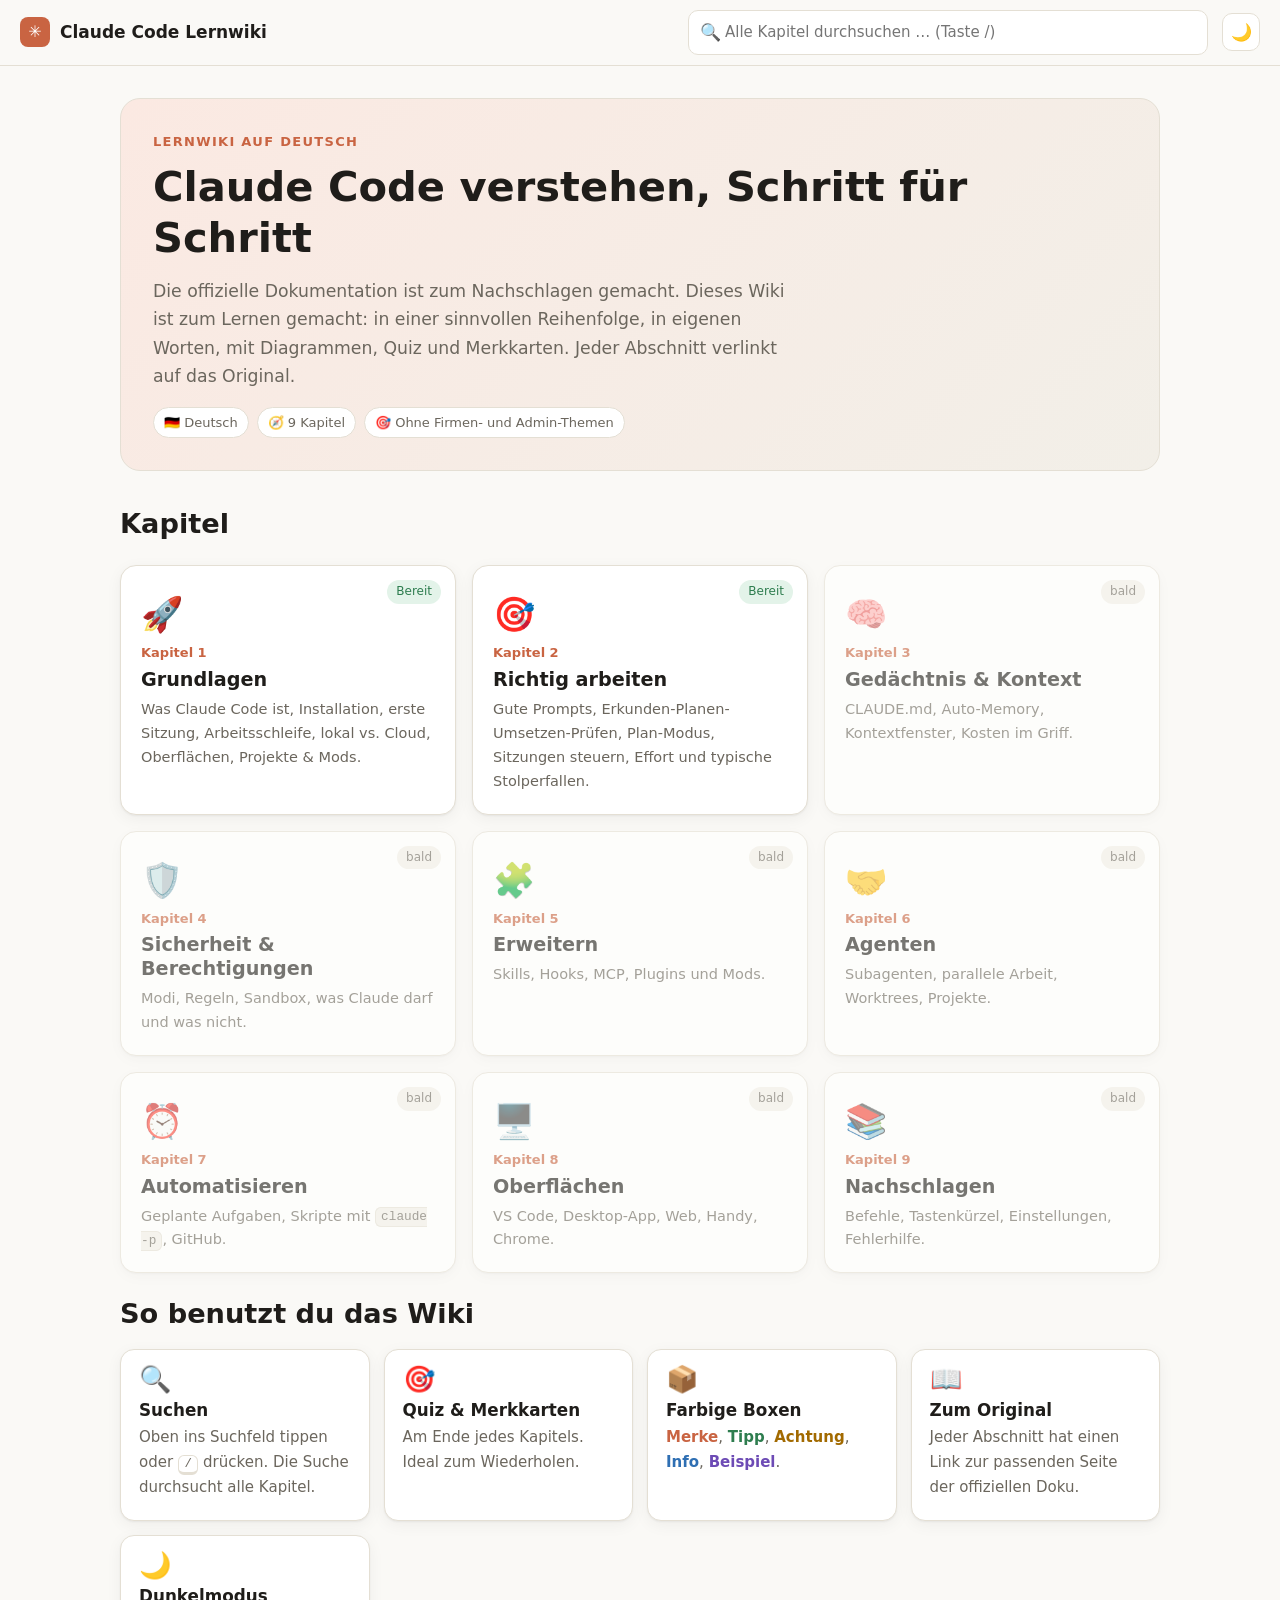
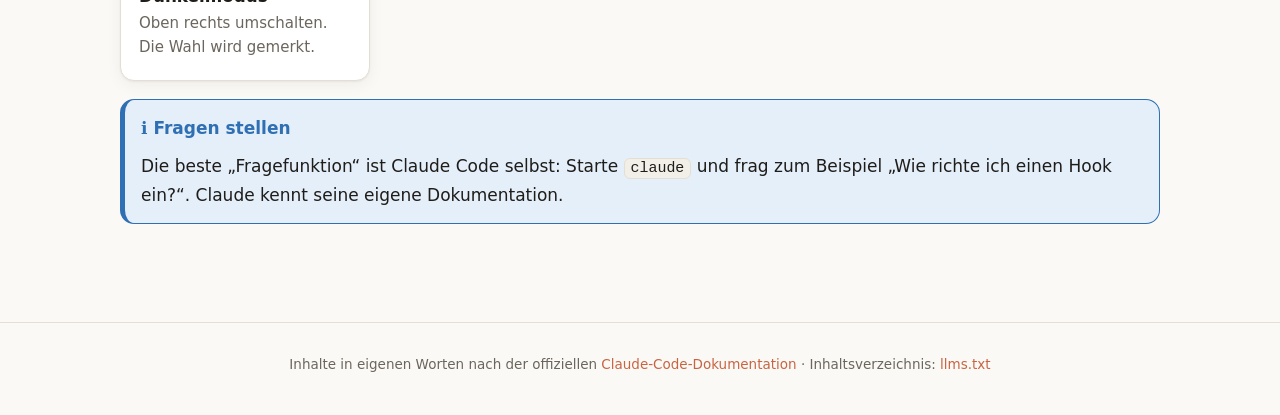
<file: index.html>
<!DOCTYPE html>
<html lang="de">
<head>
<meta charset="utf-8">
<meta name="viewport" content="width=device-width, initial-scale=1">
<title>Claude Code Lernwiki</title>
<meta name="description" content="Claude Code Schritt für Schritt lernen, auf Deutsch, mit Diagrammen, Quiz und Merkkarten.">
<link rel="stylesheet" href="assets/style.css">
<script>try{var t=JSON.parse(localStorage.getItem("ccwiki:theme"));if(t)document.documentElement.setAttribute("data-theme",t);}catch(e){}</script>
</head>
<body data-page="start">

<header class="topbar">
  <a class="brand" href="index.html"><span class="logo">✳</span><span class="txt">Claude Code Lernwiki</span></a>
  <div class="search-wrap">
    <span class="icon">🔍</span>
    <input id="search" type="search" placeholder="Alle Kapitel durchsuchen … (Taste /)" autocomplete="off" aria-label="Suchen">
    <div class="search-results" id="search-results"></div>
  </div>
  <button class="icon-btn" id="theme-toggle" aria-label="Hell/Dunkel umschalten">🌙</button>
</header>

<main>
<div class="content" style="max-width:1040px">

  <div class="hero">
    <div class="kicker">Lernwiki auf Deutsch</div>
    <h1>Claude Code verstehen, Schritt für Schritt</h1>
    <p>Die offizielle Dokumentation ist zum Nachschlagen gemacht. Dieses Wiki ist zum Lernen gemacht: in einer sinnvollen Reihenfolge, in eigenen Worten, mit Diagrammen, Quiz und Merkkarten. Jeder Abschnitt verlinkt auf das Original.</p>
    <div class="meta">
      <span class="chip">🇩🇪 Deutsch</span>
      <span class="chip">🧭 9 Kapitel</span>
      <span class="chip">🎯 Ohne Firmen- und Admin-Themen</span>
    </div>
  </div>

  <h2>Kapitel</h2>
  <div class="chapters">
    <a class="chapter-card" href="kapitel-1.html">
      <span class="status ready">Bereit</span>
      <div class="big">🚀</div><div class="n">Kapitel 1</div><h3>Grundlagen</h3>
      <p>Was Claude Code ist, Installation, erste Sitzung, Arbeitsschleife, lokal vs. Cloud, Oberflächen, Projekte &amp; Mods.</p>
    </a>
    <a class="chapter-card" href="kapitel-2.html">
      <span class="status ready">Bereit</span>
      <div class="big">🎯</div><div class="n">Kapitel 2</div><h3>Richtig arbeiten</h3>
      <p>Gute Prompts, Erkunden-Planen-Umsetzen-Prüfen, Plan-Modus, Sitzungen steuern, Effort und typische Stolperfallen.</p>
    </a>
    <div class="chapter-card soon"><span class="status">bald</span><div class="big">🧠</div><div class="n">Kapitel 3</div><h3>Gedächtnis &amp; Kontext</h3><p>CLAUDE.md, Auto-Memory, Kontextfenster, Kosten im Griff.</p></div>
    <div class="chapter-card soon"><span class="status">bald</span><div class="big">🛡️</div><div class="n">Kapitel 4</div><h3>Sicherheit &amp; Berechtigungen</h3><p>Modi, Regeln, Sandbox, was Claude darf und was nicht.</p></div>
    <div class="chapter-card soon"><span class="status">bald</span><div class="big">🧩</div><div class="n">Kapitel 5</div><h3>Erweitern</h3><p>Skills, Hooks, MCP, Plugins und Mods.</p></div>
    <div class="chapter-card soon"><span class="status">bald</span><div class="big">🤝</div><div class="n">Kapitel 6</div><h3>Agenten</h3><p>Subagenten, parallele Arbeit, Worktrees, Projekte.</p></div>
    <div class="chapter-card soon"><span class="status">bald</span><div class="big">⏰</div><div class="n">Kapitel 7</div><h3>Automatisieren</h3><p>Geplante Aufgaben, Skripte mit <code>claude -p</code>, GitHub.</p></div>
    <div class="chapter-card soon"><span class="status">bald</span><div class="big">🖥️</div><div class="n">Kapitel 8</div><h3>Oberflächen</h3><p>VS Code, Desktop-App, Web, Handy, Chrome.</p></div>
    <div class="chapter-card soon"><span class="status">bald</span><div class="big">📚</div><div class="n">Kapitel 9</div><h3>Nachschlagen</h3><p>Befehle, Tastenkürzel, Einstellungen, Fehlerhilfe.</p></div>
  </div>

  <h2>So benutzt du das Wiki</h2>
  <div class="grid c3">
    <div class="card"><div class="emoji">🔍</div><h4>Suchen</h4><p>Oben ins Suchfeld tippen oder <kbd>/</kbd> drücken. Die Suche durchsucht alle Kapitel.</p></div>
    <div class="card"><div class="emoji">🎯</div><h4>Quiz &amp; Merkkarten</h4><p>Am Ende jedes Kapitels. Ideal zum Wiederholen.</p></div>
    <div class="card"><div class="emoji">📦</div><h4>Farbige Boxen</h4><p><b style="color:var(--accent)">Merke</b>, <b style="color:var(--green)">Tipp</b>, <b style="color:var(--yellow)">Achtung</b>, <b style="color:var(--blue)">Info</b>, <b style="color:var(--violet)">Beispiel</b>.</p></div>
    <div class="card"><div class="emoji">📖</div><h4>Zum Original</h4><p>Jeder Abschnitt hat einen Link zur passenden Seite der offiziellen Doku.</p></div>
    <div class="card"><div class="emoji">🌙</div><h4>Dunkelmodus</h4><p>Oben rechts umschalten. Die Wahl wird gemerkt.</p></div>
  </div>

  <div class="box info"><div class="box-title">ℹ️ Fragen stellen</div>
    <p>Die beste „Fragefunktion“ ist Claude Code selbst: Starte <code>claude</code> und frag zum Beispiel „Wie richte ich einen Hook ein?“. Claude kennt seine eigene Dokumentation.</p>
  </div>
</div>
</main>

<footer>
  Inhalte in eigenen Worten nach der offiziellen <a href="https://code.claude.com/docs/de/overview" target="_blank" rel="noopener">Claude-Code-Dokumentation</a> · Inhaltsverzeichnis: <a href="https://code.claude.com/docs/llms.txt" target="_blank" rel="noopener">llms.txt</a>
</footer>

<script src="assets/search-index.js"></script>
<script src="assets/app.js"></script>
</body>
</html>
</file>
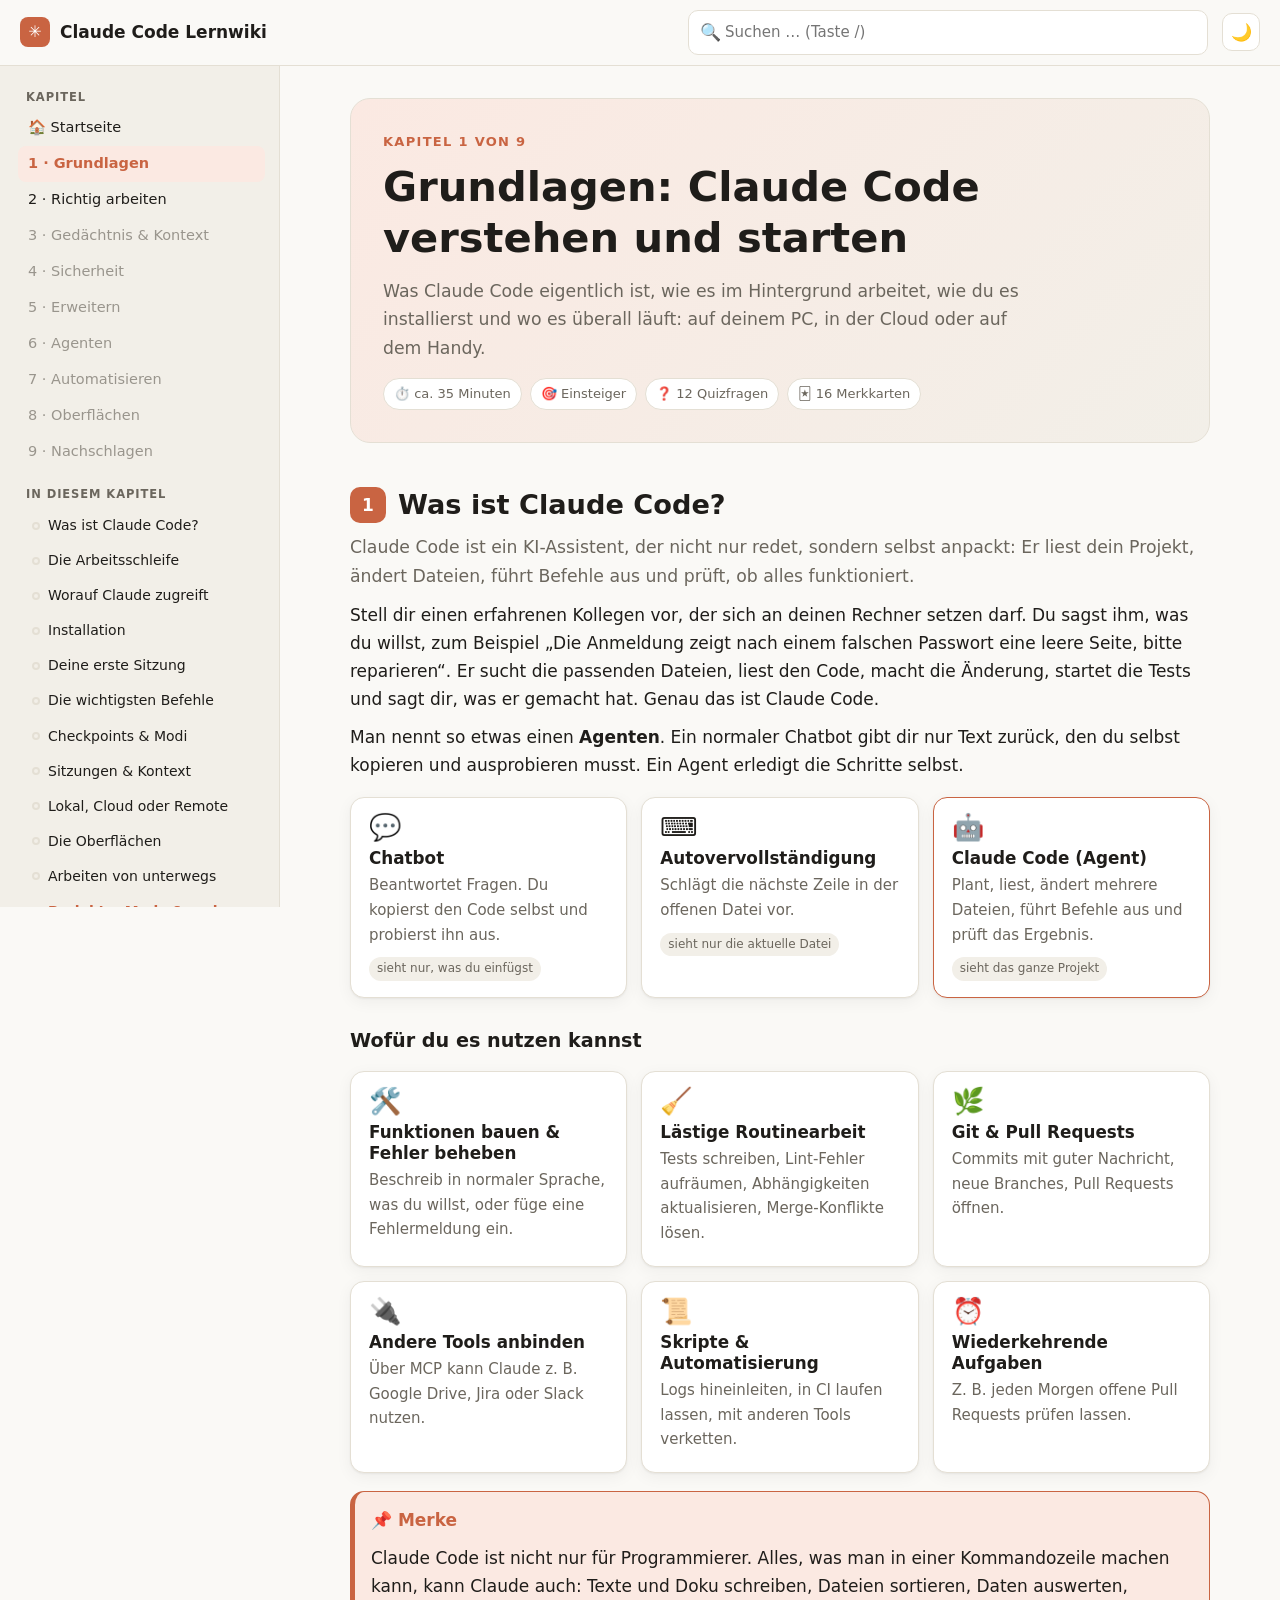
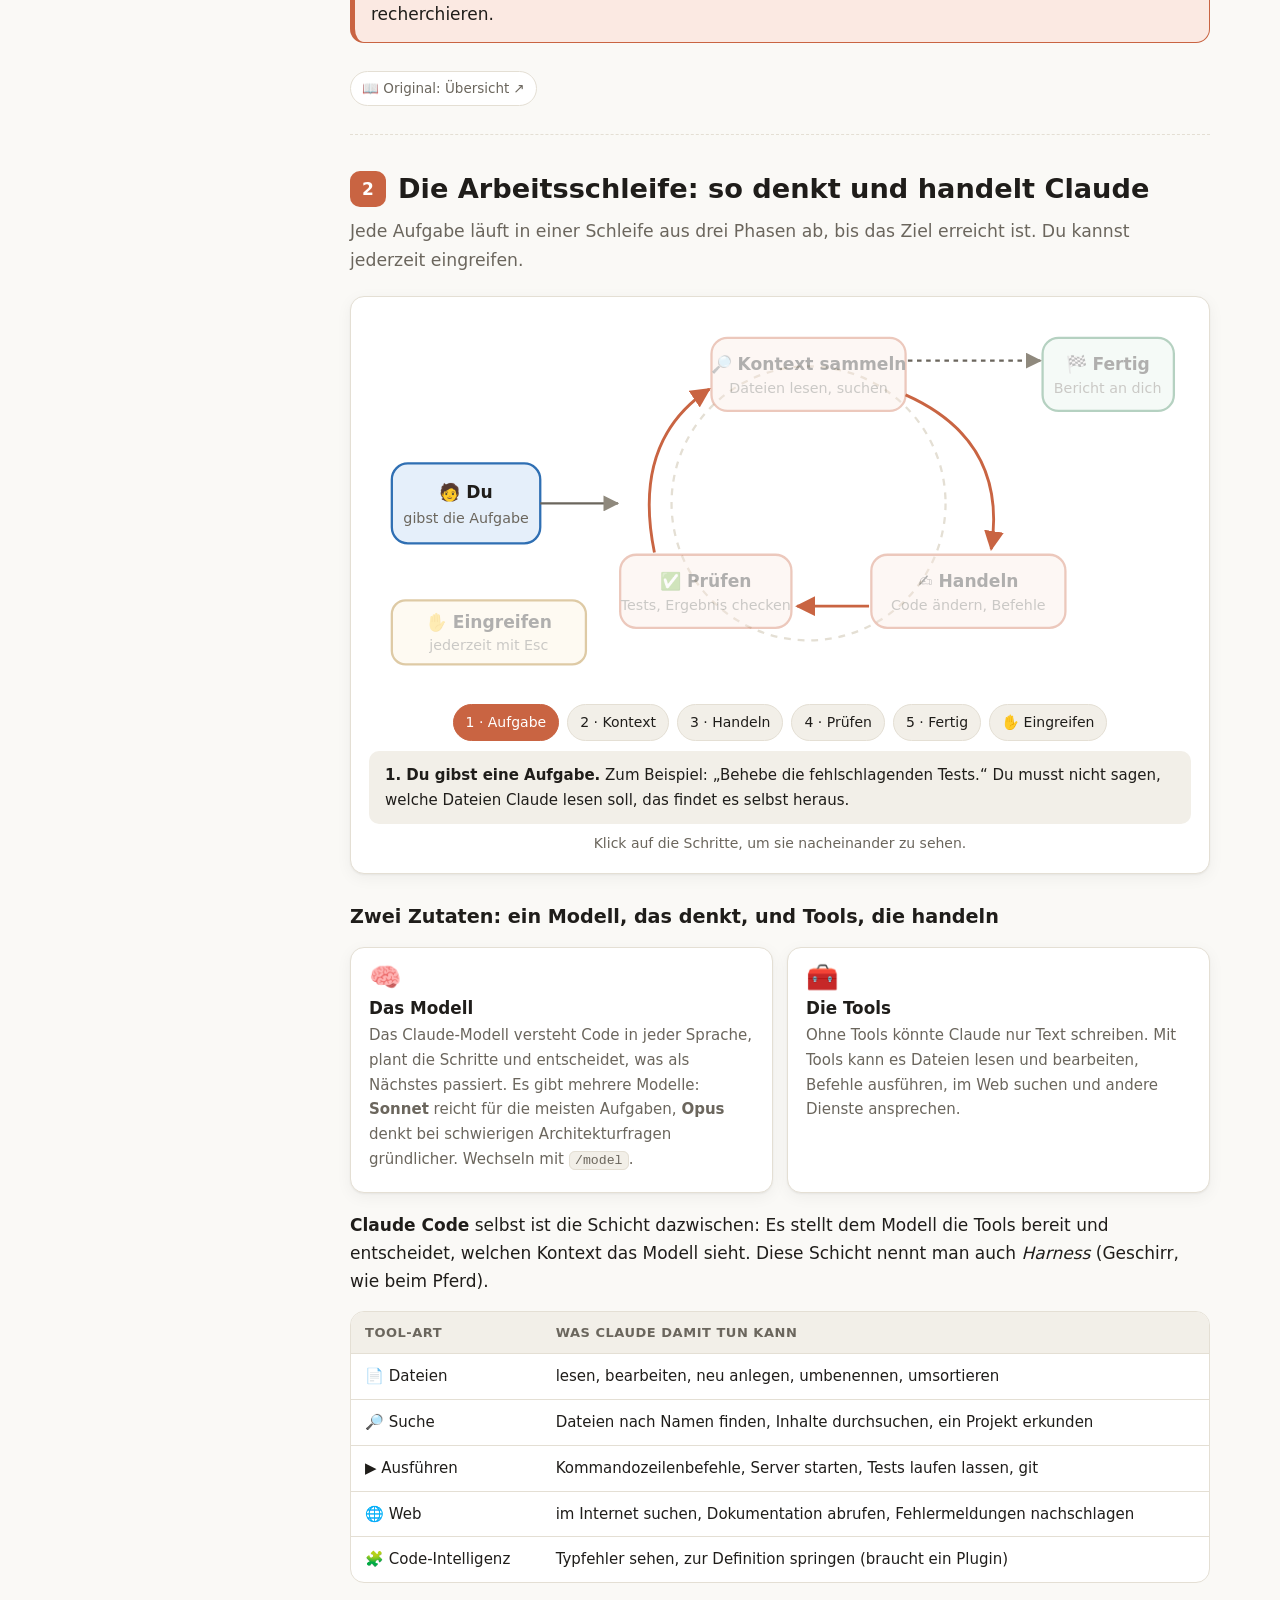
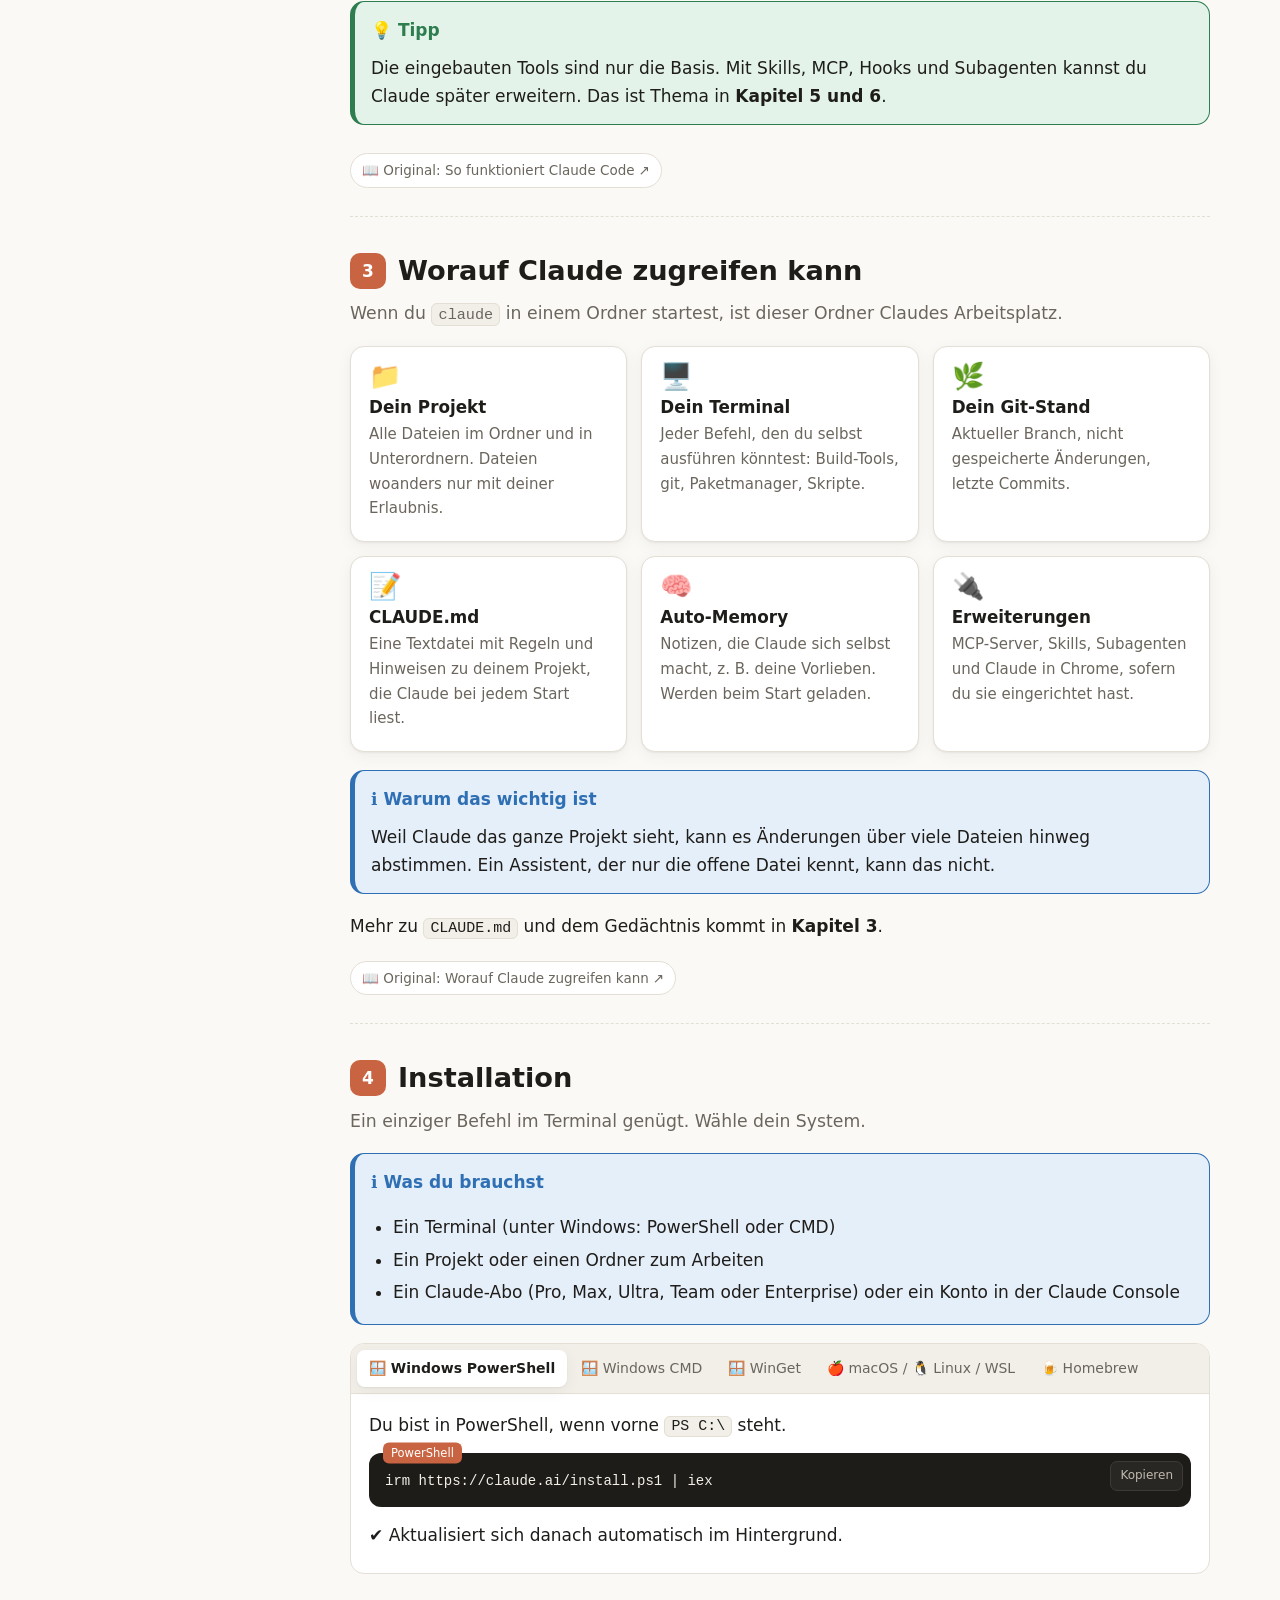
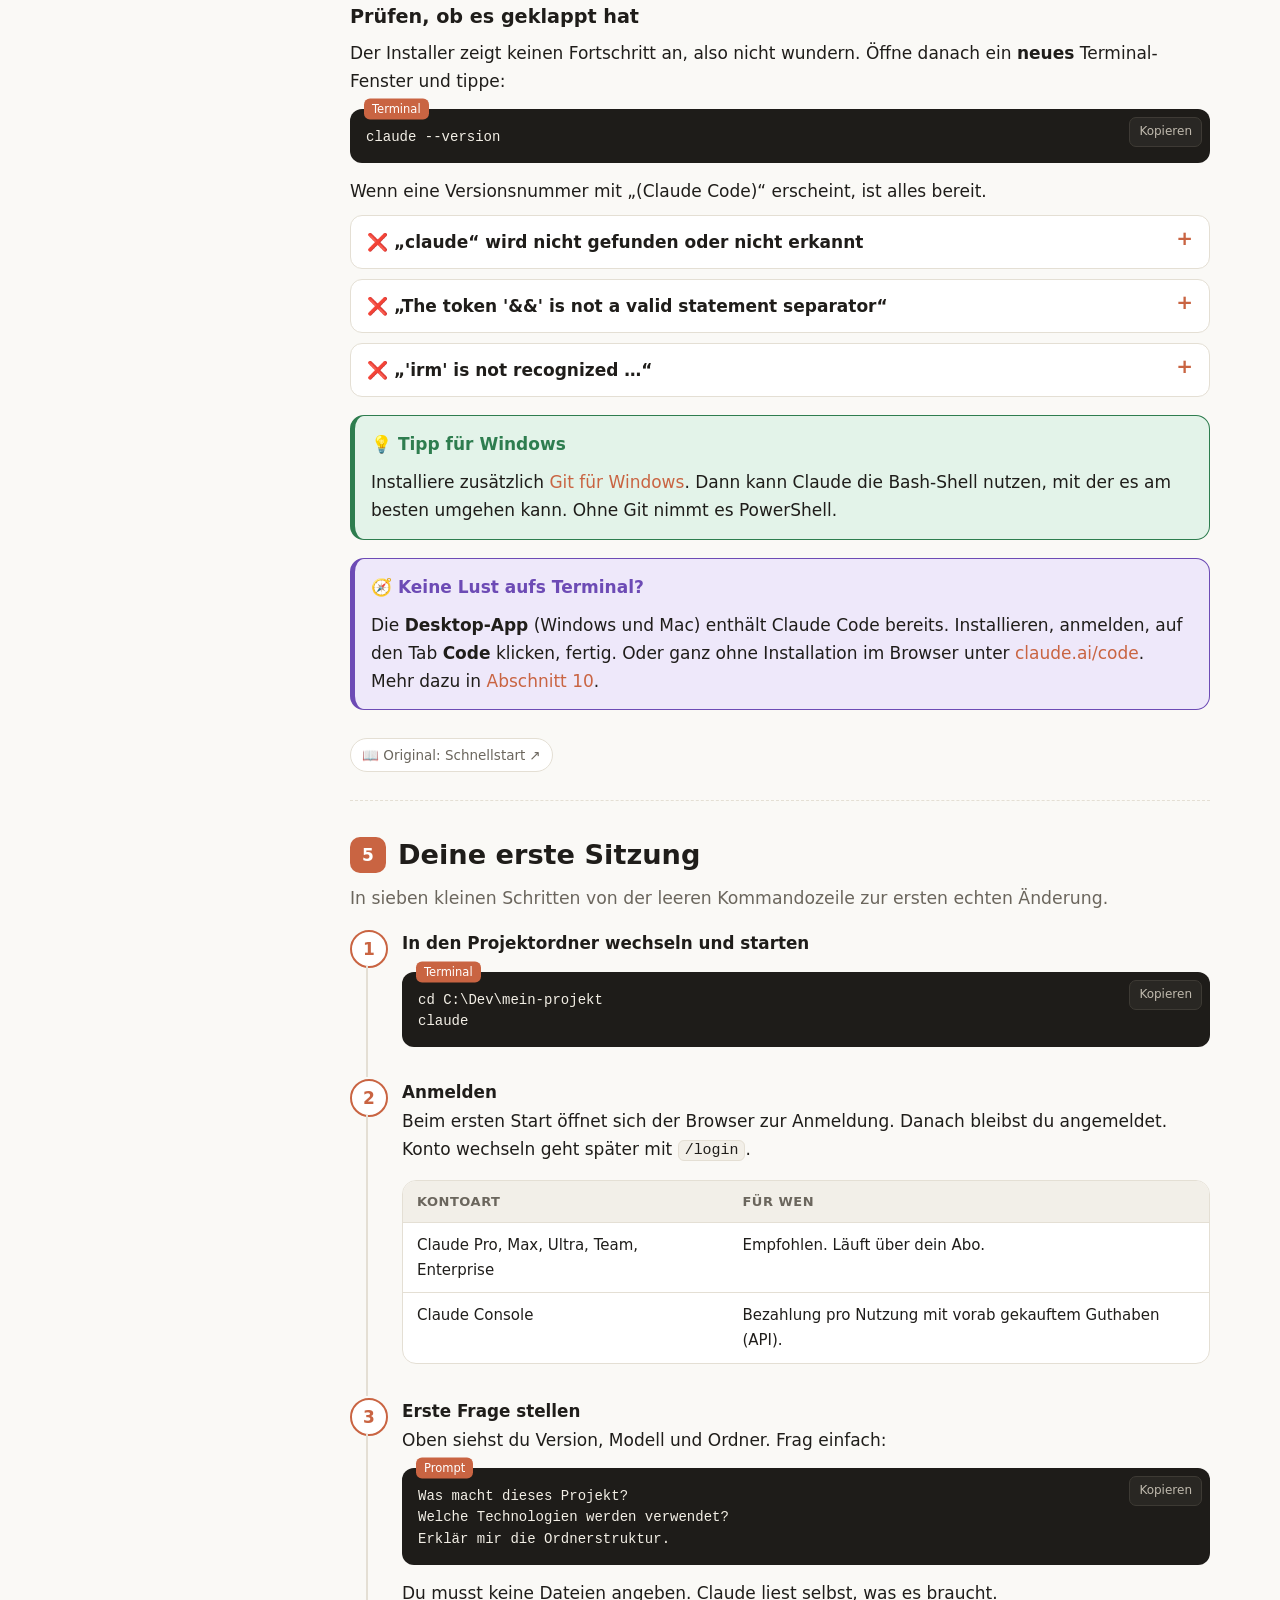
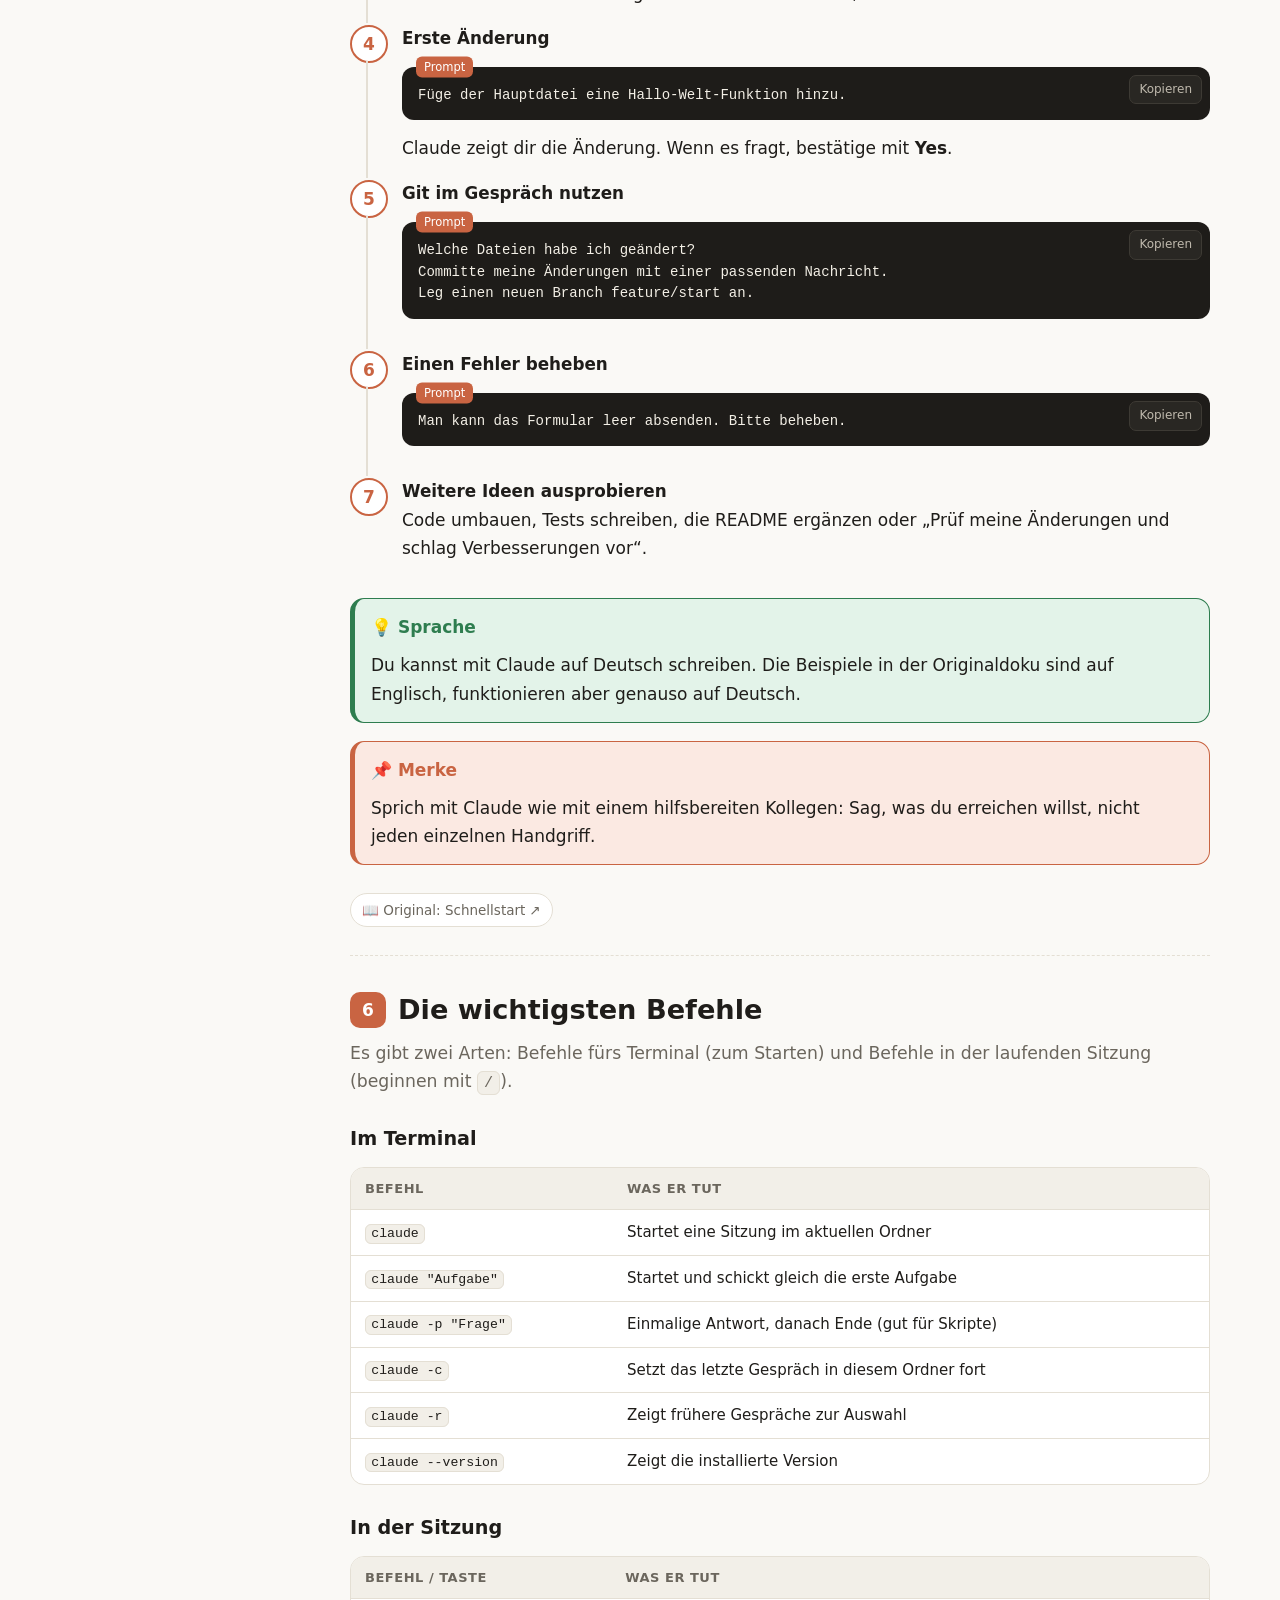
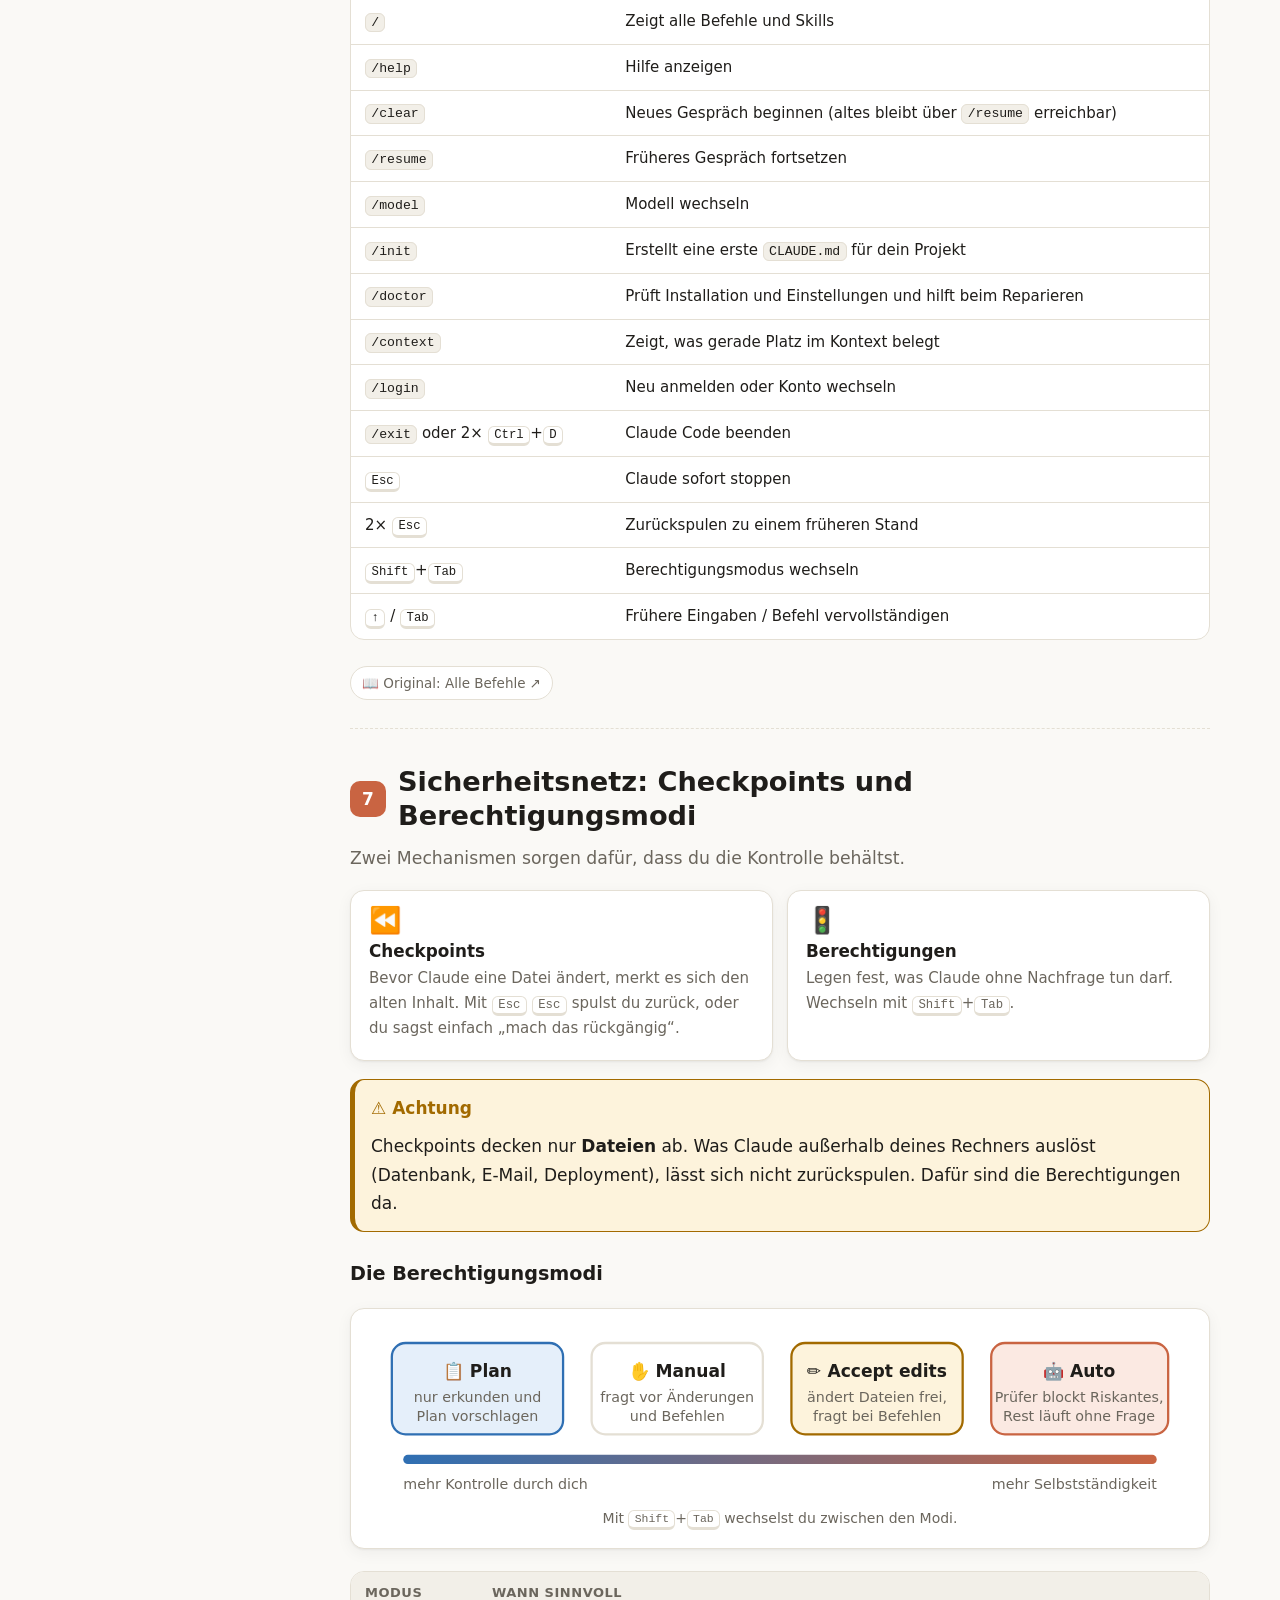
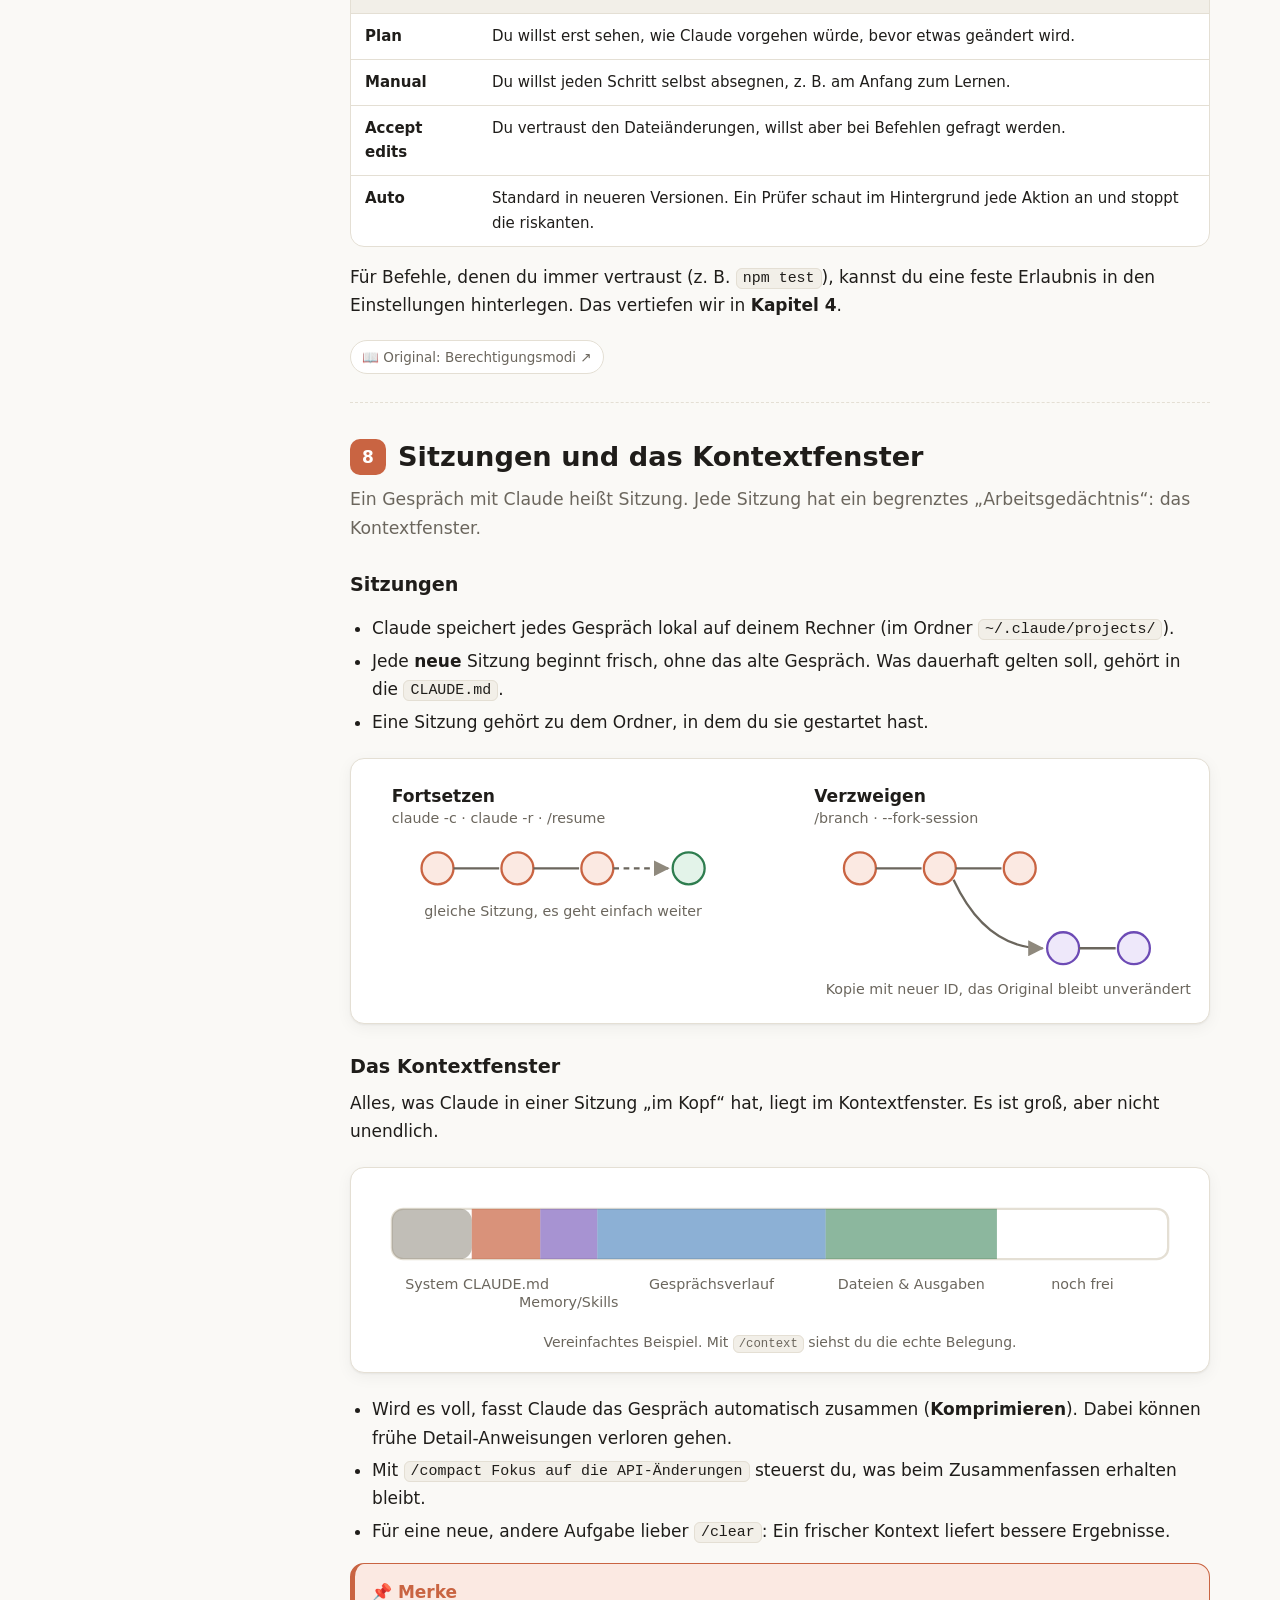
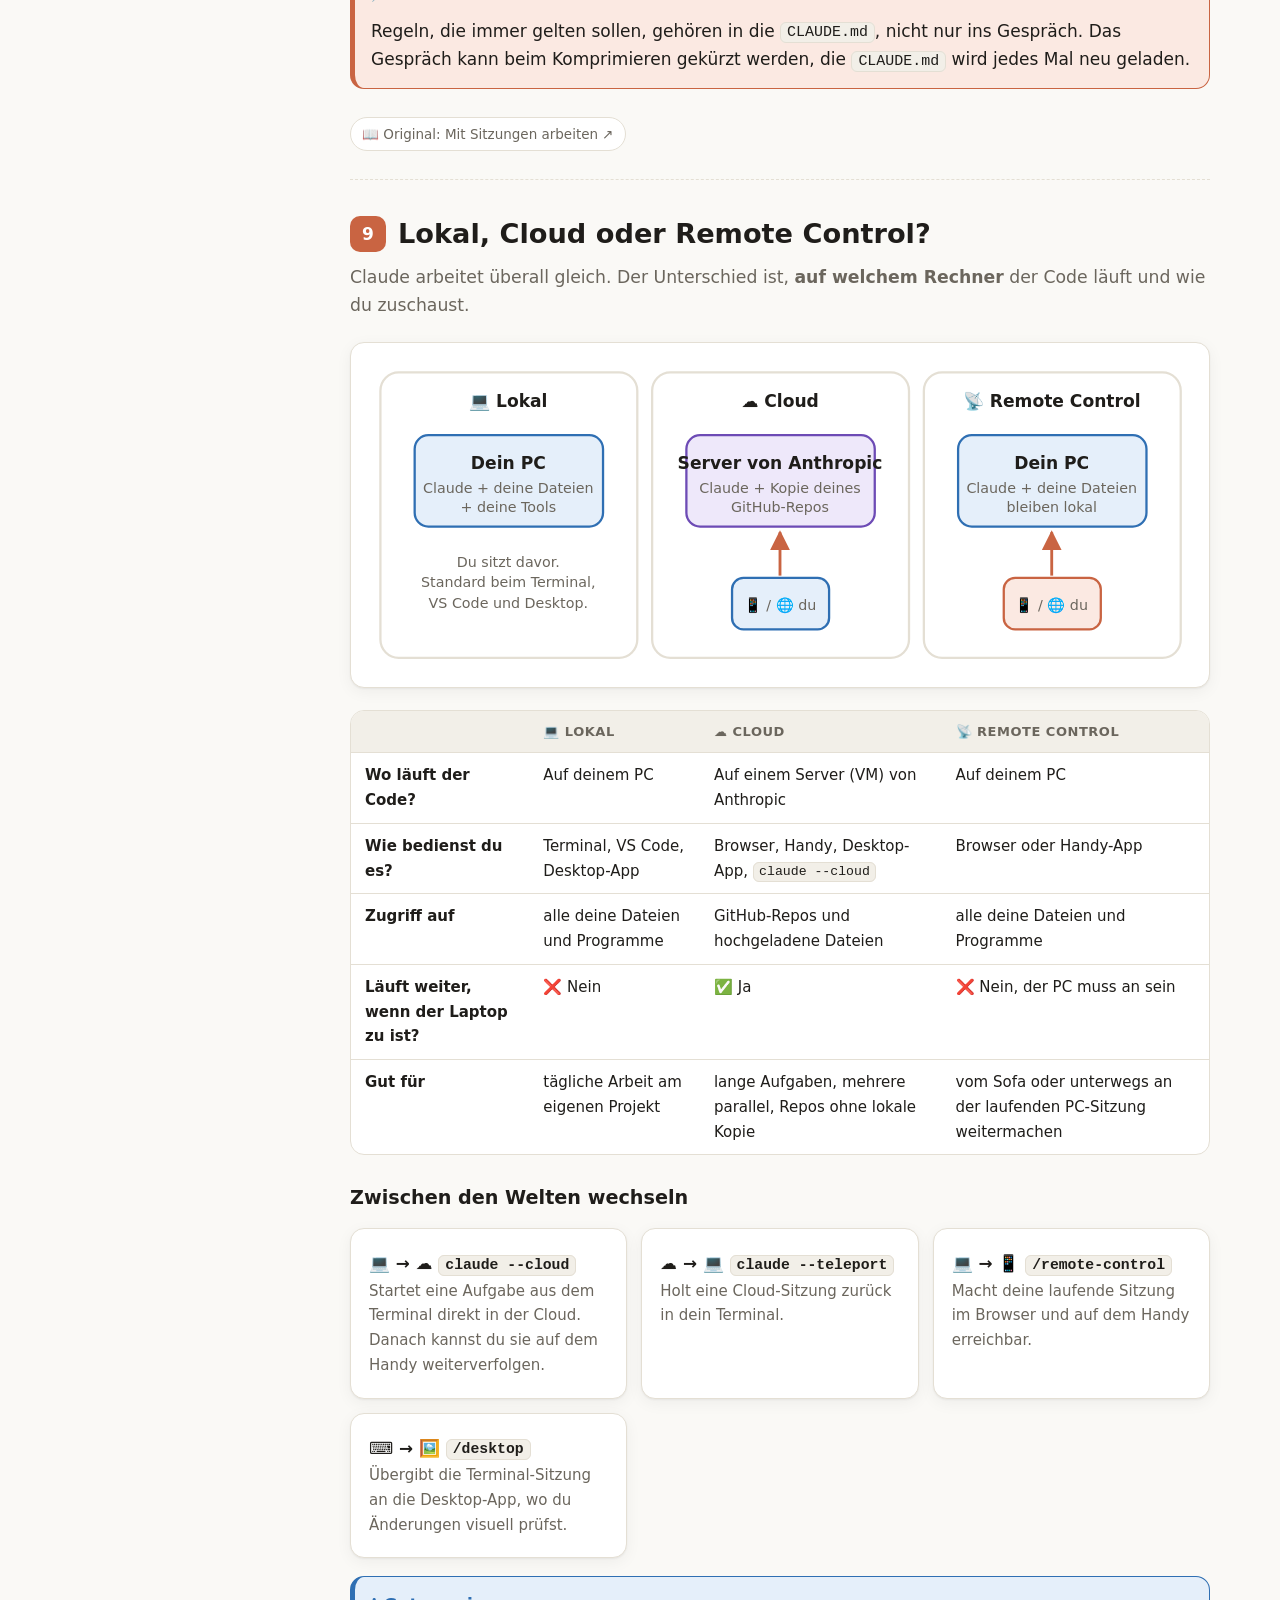
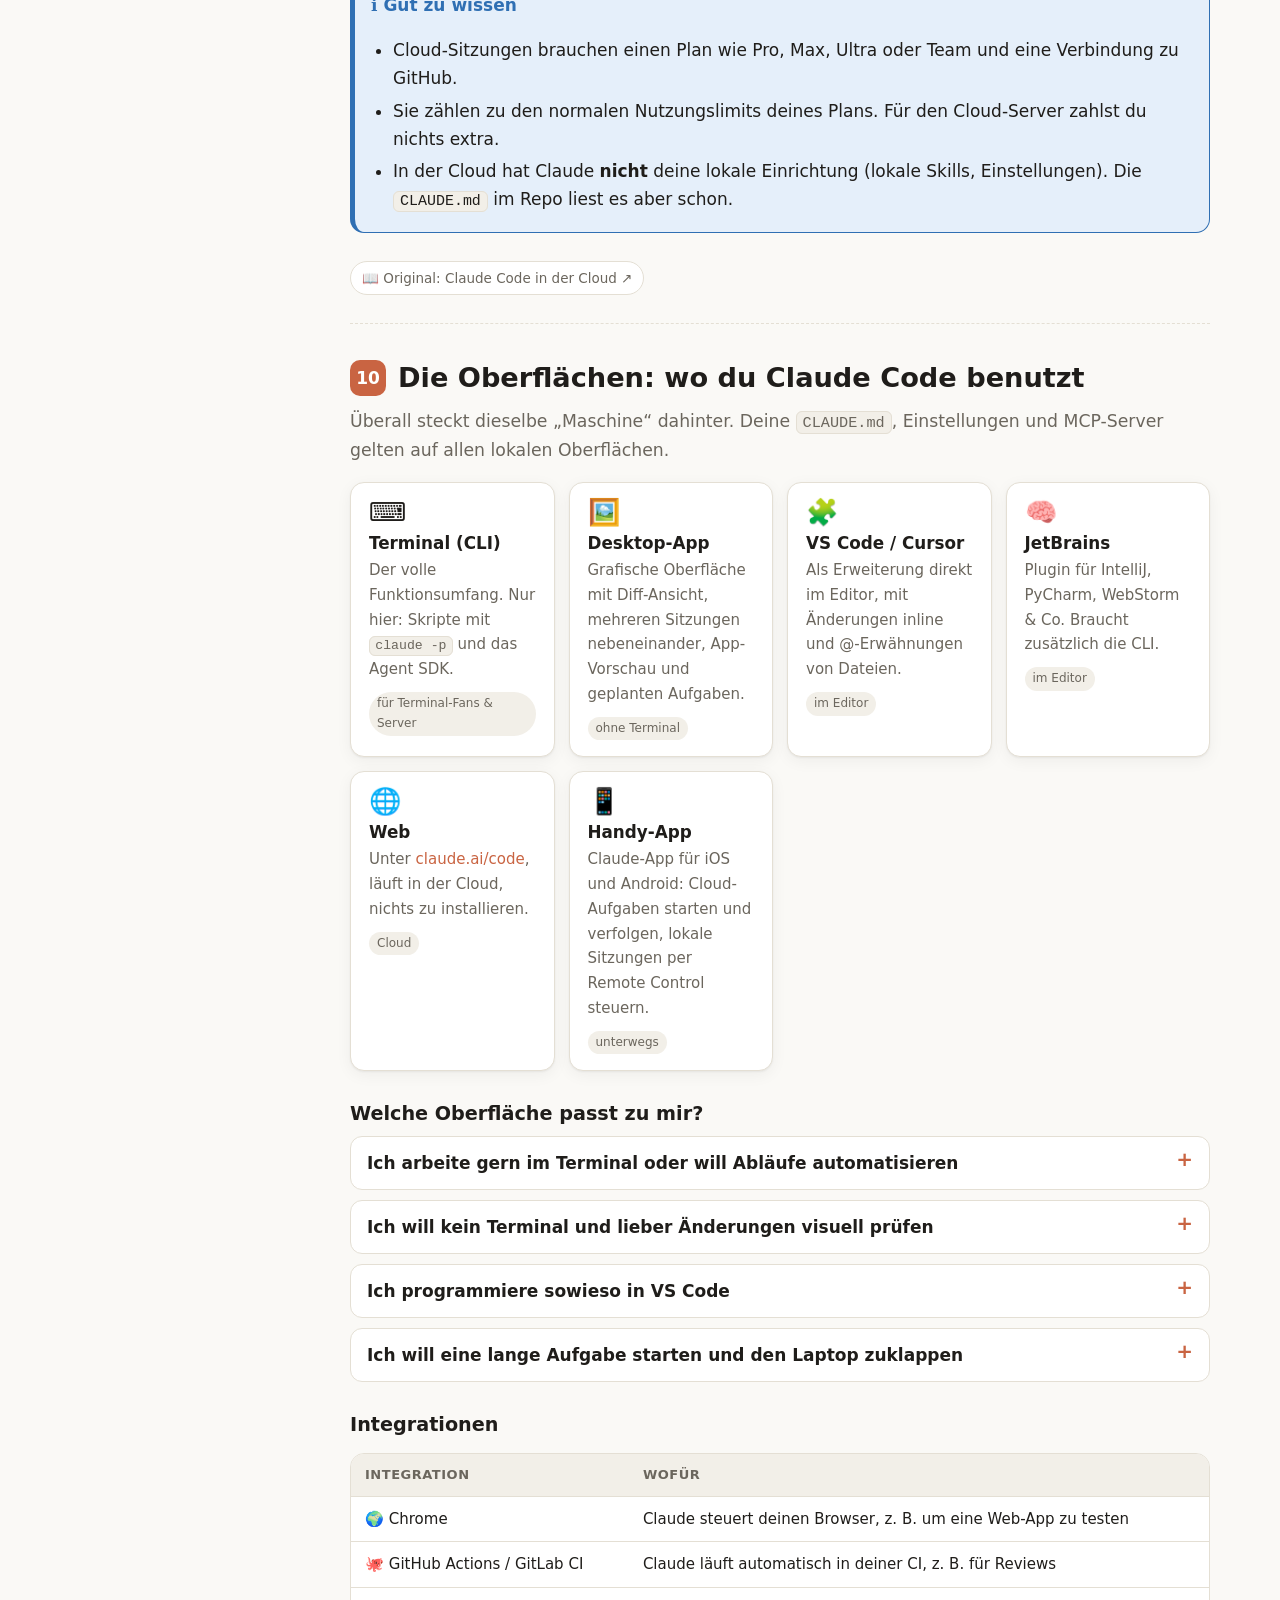
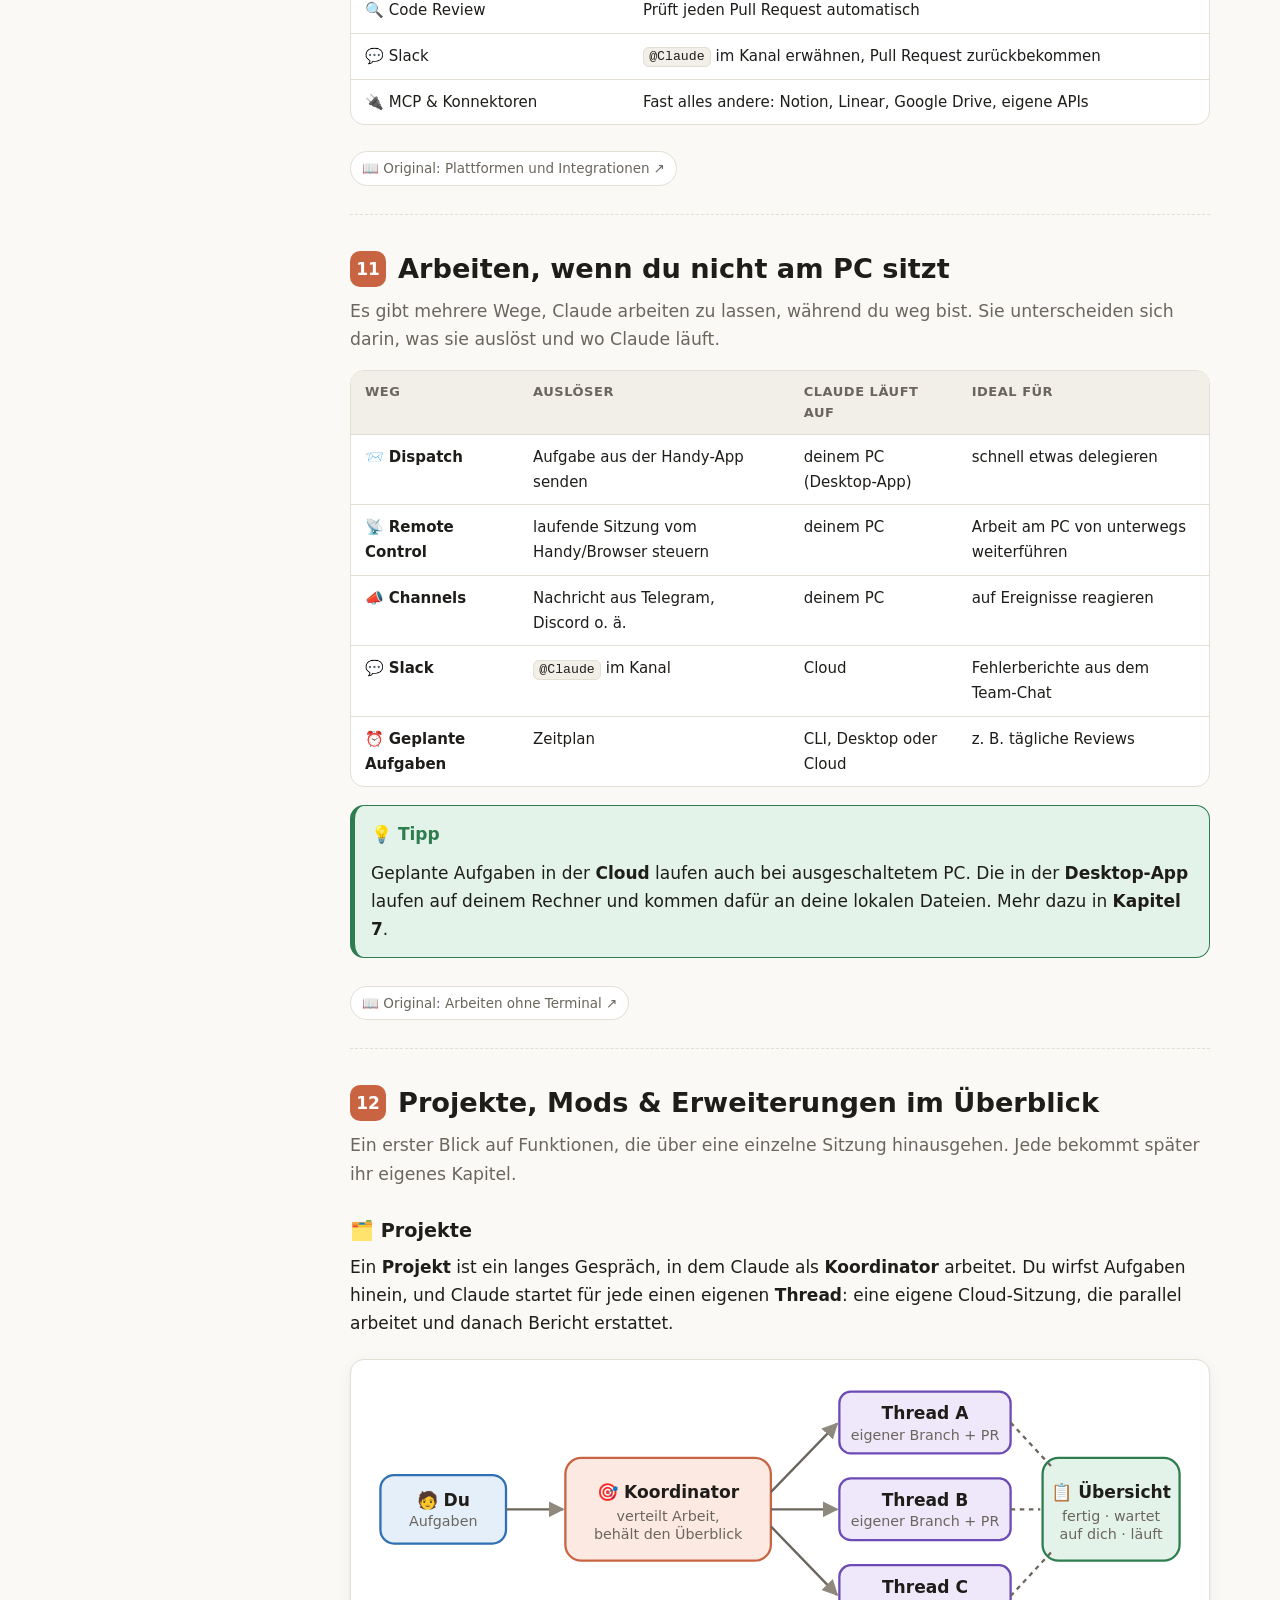
<file: kapitel-1.html>
<!DOCTYPE html>
<html lang="de">
<head>
<meta charset="utf-8">
<meta name="viewport" content="width=device-width, initial-scale=1">
<title>Kapitel 1 · Grundlagen – Claude Code Lernwiki</title>
<meta name="description" content="Was Claude Code ist, wie es arbeitet, wie du es installierst und wo es läuft: lokal, in der Cloud oder per Remote Control.">
<link rel="stylesheet" href="assets/style.css">
<script>try{var t=JSON.parse(localStorage.getItem("ccwiki:theme"));if(t)document.documentElement.setAttribute("data-theme",t);}catch(e){}</script>
</head>
<body data-page="kapitel-1">

<!-- ===================== Kopfzeile ===================== -->
<header class="topbar">
  <button class="icon-btn menu-btn" id="menu-toggle" aria-label="Menü">☰</button>
  <a class="brand" href="index.html"><span class="logo">✳</span><span class="txt">Claude Code Lernwiki</span></a>
  <div class="search-wrap">
    <span class="icon">🔍</span>
    <input id="search" type="search" placeholder="Suchen … (Taste /)" autocomplete="off" aria-label="Suchen">
    <div class="search-results" id="search-results"></div>
  </div>
  <button class="icon-btn" id="theme-toggle" aria-label="Hell/Dunkel umschalten">🌙</button>
</header>

<div class="layout">
<!-- ===================== Seitenleiste ===================== -->
<nav class="sidebar">
  <h4>Kapitel</h4>
  <a href="index.html">🏠 Startseite</a>
  <a href="kapitel-1.html" class="current">1 · Grundlagen</a>
  <a href="kapitel-2.html">2 · Richtig arbeiten</a>
  <a class="disabled">3 · Gedächtnis &amp; Kontext</a>
  <a class="disabled">4 · Sicherheit</a>
  <a class="disabled">5 · Erweitern</a>
  <a class="disabled">6 · Agenten</a>
  <a class="disabled">7 · Automatisieren</a>
  <a class="disabled">8 · Oberflächen</a>
  <a class="disabled">9 · Nachschlagen</a>

  <h4>In diesem Kapitel</h4>
  <div class="toc">
    <a href="#was-ist"><span class="dot"></span>Was ist Claude Code?</a>
    <a href="#schleife"><span class="dot"></span>Die Arbeitsschleife</a>
    <a href="#zugriff"><span class="dot"></span>Worauf Claude zugreift</a>
    <a href="#installation"><span class="dot"></span>Installation</a>
    <a href="#erste-sitzung"><span class="dot"></span>Deine erste Sitzung</a>
    <a href="#befehle"><span class="dot"></span>Die wichtigsten Befehle</a>
    <a href="#sicherheit"><span class="dot"></span>Checkpoints &amp; Modi</a>
    <a href="#sitzungen"><span class="dot"></span>Sitzungen &amp; Kontext</a>
    <a href="#lokal-cloud"><span class="dot"></span>Lokal, Cloud oder Remote</a>
    <a href="#plattformen"><span class="dot"></span>Die Oberflächen</a>
    <a href="#unterwegs"><span class="dot"></span>Arbeiten von unterwegs</a>
    <a href="#projekte-mods"><span class="dot"></span>Projekte, Mods &amp; mehr</a>
    <a href="#tipps"><span class="dot"></span>Tipps für den Start</a>
    <a href="#faq"><span class="dot"></span>Häufige Fragen</a>
    <a href="#quiz-sec"><span class="dot"></span>Quiz</a>
    <a href="#karten"><span class="dot"></span>Merkkarten</a>
  </div>
</nav>

<!-- ===================== Inhalt ===================== -->
<main>
<div class="content">

<div class="hero">
  <div class="kicker">Kapitel 1 von 9</div>
  <h1>Grundlagen: Claude Code verstehen und starten</h1>
  <p>Was Claude Code eigentlich ist, wie es im Hintergrund arbeitet, wie du es installierst und wo es überall läuft: auf deinem PC, in der Cloud oder auf dem Handy.</p>
  <div class="meta">
    <span class="chip">⏱️ ca. 35 Minuten</span>
    <span class="chip">🎯 Einsteiger</span>
    <span class="chip">❓ 12 Quizfragen</span>
    <span class="chip">🃏 16 Merkkarten</span>
  </div>
</div>

<!-- ============ 1 ============ -->
<section class="lesson" id="was-ist" data-keywords="agent assistent ki chatbot definition überblick">
  <div class="sec-head"><span class="sec-num">1</span><h2>Was ist Claude Code?</h2></div>
  <p class="lead">Claude Code ist ein KI-Assistent, der nicht nur redet, sondern selbst anpackt: Er liest dein Projekt, ändert Dateien, führt Befehle aus und prüft, ob alles funktioniert.</p>

  <p>Stell dir einen erfahrenen Kollegen vor, der sich an deinen Rechner setzen darf. Du sagst ihm, was du willst, zum Beispiel „Die Anmeldung zeigt nach einem falschen Passwort eine leere Seite, bitte reparieren“. Er sucht die passenden Dateien, liest den Code, macht die Änderung, startet die Tests und sagt dir, was er gemacht hat. Genau das ist Claude Code.</p>
  <p>Man nennt so etwas einen <strong>Agenten</strong>. Ein normaler Chatbot gibt dir nur Text zurück, den du selbst kopieren und ausprobieren musst. Ein Agent erledigt die Schritte selbst.</p>

  <div class="grid c3">
    <div class="card"><div class="emoji">💬</div><h4>Chatbot</h4><p>Beantwortet Fragen. Du kopierst den Code selbst und probierst ihn aus.</p><span class="tag">sieht nur, was du einfügst</span></div>
    <div class="card"><div class="emoji">⌨️</div><h4>Autovervollständigung</h4><p>Schlägt die nächste Zeile in der offenen Datei vor.</p><span class="tag">sieht nur die aktuelle Datei</span></div>
    <div class="card" style="border-color:var(--accent)"><div class="emoji">🤖</div><h4>Claude Code (Agent)</h4><p>Plant, liest, ändert mehrere Dateien, führt Befehle aus und prüft das Ergebnis.</p><span class="tag">sieht das ganze Projekt</span></div>
  </div>

  <h3>Wofür du es nutzen kannst</h3>
  <div class="grid c2">
    <div class="card"><div class="emoji">🛠️</div><h4>Funktionen bauen &amp; Fehler beheben</h4><p>Beschreib in normaler Sprache, was du willst, oder füge eine Fehlermeldung ein.</p></div>
    <div class="card"><div class="emoji">🧹</div><h4>Lästige Routinearbeit</h4><p>Tests schreiben, Lint-Fehler aufräumen, Abhängigkeiten aktualisieren, Merge-Konflikte lösen.</p></div>
    <div class="card"><div class="emoji">🌿</div><h4>Git &amp; Pull Requests</h4><p>Commits mit guter Nachricht, neue Branches, Pull Requests öffnen.</p></div>
    <div class="card"><div class="emoji">🔌</div><h4>Andere Tools anbinden</h4><p>Über MCP kann Claude z. B. Google Drive, Jira oder Slack nutzen.</p></div>
    <div class="card"><div class="emoji">📜</div><h4>Skripte &amp; Automatisierung</h4><p>Logs hineinleiten, in CI laufen lassen, mit anderen Tools verketten.</p></div>
    <div class="card"><div class="emoji">⏰</div><h4>Wiederkehrende Aufgaben</h4><p>Z. B. jeden Morgen offene Pull Requests prüfen lassen.</p></div>
  </div>

  <div class="box merke"><div class="box-title">📌 Merke</div>
    <p>Claude Code ist nicht nur für Programmierer. Alles, was man in einer Kommandozeile machen kann, kann Claude auch: Texte und Doku schreiben, Dateien sortieren, Daten auswerten, recherchieren.</p>
  </div>
  <a class="source" href="https://code.claude.com/docs/de/overview" target="_blank" rel="noopener">📖 Original: Übersicht ↗</a>
</section>

<!-- ============ 2 ============ -->
<section class="lesson" id="schleife" data-keywords="agentic loop agentische schleife kontext handeln prüfen modell tools harness sonnet opus">
  <div class="sec-head"><span class="sec-num">2</span><h2>Die Arbeitsschleife: so denkt und handelt Claude</h2></div>
  <p class="lead">Jede Aufgabe läuft in einer Schleife aus drei Phasen ab, bis das Ziel erreicht ist. Du kannst jederzeit eingreifen.</p>

  <figure class="diagram" data-stepper>
    <svg viewBox="0 0 720 330" role="img" aria-label="Diagramm der Arbeitsschleife">
      <defs>
        <marker id="ah" viewBox="0 0 10 10" refX="9" refY="5" markerWidth="7" markerHeight="7" orient="auto-start-reverse"><path d="M0,0 L10,5 L0,10 z" fill="#c96442"/></marker>
        <marker id="ahg" viewBox="0 0 10 10" refX="9" refY="5" markerWidth="7" markerHeight="7" orient="auto-start-reverse"><path d="M0,0 L10,5 L0,10 z" fill="#8f897d"/></marker>
      </defs>
      <!-- Du -->
      <g data-node="prompt">
        <rect x="20" y="130" width="130" height="70" rx="14" class="svg-blue"/>
        <text x="85" y="160" text-anchor="middle" class="svg-t">🧑 Du</text>
        <text x="85" y="182" text-anchor="middle" class="svg-s">gibst die Aufgabe</text>
      </g>
      <path d="M150 165 L218 165" class="svg-arrow" marker-end="url(#ahg)"/>
      <!-- Kreis -->
      <circle cx="385" cy="165" r="120" fill="none" stroke="var(--line)" stroke-width="2" stroke-dasharray="6 6"/>
      <g data-node="kontext">
        <rect x="300" y="20" width="170" height="64" rx="14" class="svg-accent"/>
        <text x="385" y="48" text-anchor="middle" class="svg-t">🔎 Kontext sammeln</text>
        <text x="385" y="68" text-anchor="middle" class="svg-s">Dateien lesen, suchen</text>
      </g>
      <g data-node="handeln">
        <rect x="440" y="210" width="170" height="64" rx="14" class="svg-accent"/>
        <text x="525" y="238" text-anchor="middle" class="svg-t">✍️ Handeln</text>
        <text x="525" y="258" text-anchor="middle" class="svg-s">Code ändern, Befehle</text>
      </g>
      <g data-node="pruefen">
        <rect x="220" y="210" width="150" height="64" rx="14" class="svg-accent"/>
        <text x="295" y="238" text-anchor="middle" class="svg-t">✅ Prüfen</text>
        <text x="295" y="258" text-anchor="middle" class="svg-s">Tests, Ergebnis checken</text>
      </g>
      <path d="M470 70 Q560 110 545 205" class="svg-arrow-accent" marker-end="url(#ah)"/>
      <path d="M438 255 L375 255" class="svg-arrow-accent" marker-end="url(#ah)"/>
      <path d="M250 208 Q230 110 298 65" class="svg-arrow-accent" marker-end="url(#ah)"/>
      <!-- Fertig -->
      <g data-node="fertig">
        <rect x="590" y="20" width="115" height="64" rx="14" class="svg-green"/>
        <text x="647" y="48" text-anchor="middle" class="svg-t">🏁 Fertig</text>
        <text x="647" y="68" text-anchor="middle" class="svg-s">Bericht an dich</text>
      </g>
      <path d="M472 40 L588 40" class="svg-arrow" stroke-dasharray="4 4" marker-end="url(#ahg)"/>
      <!-- Eingreifen -->
      <g data-node="esc">
        <rect x="20" y="250" width="170" height="56" rx="12" class="svg-yellow"/>
        <text x="105" y="274" text-anchor="middle" class="svg-t">✋ Eingreifen</text>
        <text x="105" y="293" text-anchor="middle" class="svg-s">jederzeit mit Esc</text>
      </g>
    </svg>
    <div class="loop-steps">
      <button type="button" data-step="prompt" data-text="<b>1. Du gibst eine Aufgabe.</b> Zum Beispiel: „Behebe die fehlschlagenden Tests.“ Du musst nicht sagen, welche Dateien Claude lesen soll, das findet es selbst heraus.">1 · Aufgabe</button>
      <button type="button" data-step="kontext" data-text="<b>2. Kontext sammeln.</b> Claude startet die Tests, liest die Fehlermeldung, sucht die passenden Dateien und liest sie, um den Code zu verstehen.">2 · Kontext</button>
      <button type="button" data-step="handeln" data-text="<b>3. Handeln.</b> Claude bearbeitet die Dateien, um das Problem zu beheben. Je nach Modus fragt es dich vorher um Erlaubnis.">3 · Handeln</button>
      <button type="button" data-step="pruefen" data-text="<b>4. Prüfen.</b> Claude startet die Tests erneut. Schlagen sie noch fehl, beginnt die Schleife von vorn, mit dem, was es gerade gelernt hat.">4 · Prüfen</button>
      <button type="button" data-step="fertig" data-text="<b>5. Fertig.</b> Wenn alles passt, fasst Claude zusammen, was es gemacht hat. Eine reine Frage braucht oft nur Phase 2, ein Umbau dagegen viele Runden.">5 · Fertig</button>
      <button type="button" data-step="esc" data-text="<b>Du bist Teil der Schleife.</b> Mit <kbd>Esc</kbd> stoppst du Claude sofort. Oder du tippst einfach eine Korrektur und drückst <kbd>Enter</kbd>: Claude liest sie nach dem aktuellen Schritt und passt sich an.">✋ Eingreifen</button>
    </div>
    <div class="loop-explain"></div>
    <figcaption>Klick auf die Schritte, um sie nacheinander zu sehen.</figcaption>
  </figure>

  <h3>Zwei Zutaten: ein Modell, das denkt, und Tools, die handeln</h3>
  <div class="grid c2">
    <div class="card"><div class="emoji">🧠</div><h4>Das Modell</h4><p>Das Claude-Modell versteht Code in jeder Sprache, plant die Schritte und entscheidet, was als Nächstes passiert. Es gibt mehrere Modelle: <b>Sonnet</b> reicht für die meisten Aufgaben, <b>Opus</b> denkt bei schwierigen Architekturfragen gründlicher. Wechseln mit <code>/model</code>.</p></div>
    <div class="card"><div class="emoji">🧰</div><h4>Die Tools</h4><p>Ohne Tools könnte Claude nur Text schreiben. Mit Tools kann es Dateien lesen und bearbeiten, Befehle ausführen, im Web suchen und andere Dienste ansprechen.</p></div>
  </div>
  <p><strong>Claude Code</strong> selbst ist die Schicht dazwischen: Es stellt dem Modell die Tools bereit und entscheidet, welchen Kontext das Modell sieht. Diese Schicht nennt man auch <em>Harness</em> (Geschirr, wie beim Pferd).</p>

  <div class="table-wrap"><table>
    <tr><th>Tool-Art</th><th>Was Claude damit tun kann</th></tr>
    <tr><td>📄 Dateien</td><td>lesen, bearbeiten, neu anlegen, umbenennen, umsortieren</td></tr>
    <tr><td>🔎 Suche</td><td>Dateien nach Namen finden, Inhalte durchsuchen, ein Projekt erkunden</td></tr>
    <tr><td>▶️ Ausführen</td><td>Kommandozeilenbefehle, Server starten, Tests laufen lassen, git</td></tr>
    <tr><td>🌐 Web</td><td>im Internet suchen, Dokumentation abrufen, Fehlermeldungen nachschlagen</td></tr>
    <tr><td>🧩 Code-Intelligenz</td><td>Typfehler sehen, zur Definition springen (braucht ein Plugin)</td></tr>
  </table></div>

  <div class="box tipp"><div class="box-title">💡 Tipp</div>
    <p>Die eingebauten Tools sind nur die Basis. Mit Skills, MCP, Hooks und Subagenten kannst du Claude später erweitern. Das ist Thema in <b>Kapitel 5 und 6</b>.</p>
  </div>
  <a class="source" href="https://code.claude.com/docs/de/how-claude-code-works" target="_blank" rel="noopener">📖 Original: So funktioniert Claude Code ↗</a>
</section>

<!-- ============ 3 ============ -->
<section class="lesson" id="zugriff" data-keywords="zugriff projekt terminal git claude.md auto memory gedächtnis agents.md">
  <div class="sec-head"><span class="sec-num">3</span><h2>Worauf Claude zugreifen kann</h2></div>
  <p class="lead">Wenn du <code>claude</code> in einem Ordner startest, ist dieser Ordner Claudes Arbeitsplatz.</p>

  <div class="grid c2">
    <div class="card"><div class="emoji">📁</div><h4>Dein Projekt</h4><p>Alle Dateien im Ordner und in Unterordnern. Dateien woanders nur mit deiner Erlaubnis.</p></div>
    <div class="card"><div class="emoji">🖥️</div><h4>Dein Terminal</h4><p>Jeder Befehl, den du selbst ausführen könntest: Build-Tools, git, Paketmanager, Skripte.</p></div>
    <div class="card"><div class="emoji">🌿</div><h4>Dein Git-Stand</h4><p>Aktueller Branch, nicht gespeicherte Änderungen, letzte Commits.</p></div>
    <div class="card"><div class="emoji">📝</div><h4>CLAUDE.md</h4><p>Eine Textdatei mit Regeln und Hinweisen zu deinem Projekt, die Claude bei jedem Start liest.</p></div>
    <div class="card"><div class="emoji">🧠</div><h4>Auto-Memory</h4><p>Notizen, die Claude sich selbst macht, z. B. deine Vorlieben. Werden beim Start geladen.</p></div>
    <div class="card"><div class="emoji">🔌</div><h4>Erweiterungen</h4><p>MCP-Server, Skills, Subagenten und Claude in Chrome, sofern du sie eingerichtet hast.</p></div>
  </div>

  <div class="box info"><div class="box-title">ℹ️ Warum das wichtig ist</div>
    <p>Weil Claude das ganze Projekt sieht, kann es Änderungen über viele Dateien hinweg abstimmen. Ein Assistent, der nur die offene Datei kennt, kann das nicht.</p>
  </div>
  <p>Mehr zu <code>CLAUDE.md</code> und dem Gedächtnis kommt in <b>Kapitel 3</b>.</p>
  <a class="source" href="https://code.claude.com/docs/de/how-claude-code-works#worauf-claude-zugreifen-kann" target="_blank" rel="noopener">📖 Original: Worauf Claude zugreifen kann ↗</a>
</section>

<!-- ============ 4 ============ -->
<section class="lesson" id="installation" data-keywords="installieren install windows powershell cmd winget mac linux homebrew wsl path git für windows version update">
  <div class="sec-head"><span class="sec-num">4</span><h2>Installation</h2></div>
  <p class="lead">Ein einziger Befehl im Terminal genügt. Wähle dein System.</p>

  <div class="box info"><div class="box-title">ℹ️ Was du brauchst</div>
    <ul>
      <li>Ein Terminal (unter Windows: PowerShell oder CMD)</li>
      <li>Ein Projekt oder einen Ordner zum Arbeiten</li>
      <li>Ein Claude-Abo (Pro, Max, Ultra, Team oder Enterprise) oder ein Konto in der Claude Console</li>
    </ul>
  </div>

  <div class="tabs" data-group="os">
    <div class="tab-list">
      <button type="button">🪟 Windows PowerShell</button>
      <button type="button">🪟 Windows CMD</button>
      <button type="button">🪟 WinGet</button>
      <button type="button">🍎 macOS / 🐧 Linux / WSL</button>
      <button type="button">🍺 Homebrew</button>
    </div>
    <div class="tab-panel">
      <p>Du bist in PowerShell, wenn vorne <code>PS C:\</code> steht.</p>
      <div class="code"><span class="label">PowerShell</span><pre>irm https://claude.ai/install.ps1 | iex</pre></div>
      <p>✔ Aktualisiert sich danach automatisch im Hintergrund.</p>
    </div>
    <div class="tab-panel">
      <p>Du bist in CMD, wenn vorne nur <code>C:\</code> ohne „PS“ steht.</p>
      <div class="code"><span class="label">CMD</span><pre>curl -fsSL https://claude.ai/install.cmd -o install.cmd &amp;&amp; install.cmd &amp;&amp; del install.cmd</pre></div>
      <p>✔ Aktualisiert sich danach automatisch im Hintergrund.</p>
    </div>
    <div class="tab-panel">
      <div class="code"><span class="label">PowerShell</span><pre>winget install Anthropic.ClaudeCode</pre></div>
      <p>⚠ Kein automatisches Update. Ab und zu ausführen: <code>winget upgrade Anthropic.ClaudeCode</code></p>
    </div>
    <div class="tab-panel">
      <div class="code"><span class="label">Bash</span><pre>curl -fsSL https://claude.ai/install.sh | bash</pre></div>
      <p>✔ Aktualisiert sich danach automatisch im Hintergrund.</p>
    </div>
    <div class="tab-panel">
      <div class="code"><span class="label">Bash</span><pre>brew install --cask claude-code</pre></div>
      <p><code>claude-code</code> ist der stabile Kanal (etwa eine Woche hinter dem neuesten Stand), <code>claude-code@latest</code> bekommt jede neue Version sofort.<br>⚠ Kein automatisches Update: <code>brew upgrade claude-code</code></p>
    </div>
  </div>

  <h3>Prüfen, ob es geklappt hat</h3>
  <p>Der Installer zeigt keinen Fortschritt an, also nicht wundern. Öffne danach ein <b>neues</b> Terminal-Fenster und tippe:</p>
  <div class="code"><span class="label">Terminal</span><pre>claude --version</pre></div>
  <p>Wenn eine Versionsnummer mit „(Claude Code)“ erscheint, ist alles bereit.</p>

  <details class="acc"><summary>❌ „claude“ wird nicht gefunden oder nicht erkannt</summary><div class="acc-body">
    <p>Der Installationsordner ist noch nicht im <b>PATH</b>, der Liste der Orte, an denen das System nach Programmen sucht. Zuerst ein neues Terminal öffnen. Hilft das nicht, folge der Anleitung <a href="https://code.claude.com/docs/de/troubleshoot-install#command-not-found-claude-after-installation" target="_blank" rel="noopener">PATH reparieren ↗</a>.</p>
  </div></details>
  <details class="acc"><summary>❌ „The token '&amp;&amp;' is not a valid statement separator“</summary><div class="acc-body">
    <p>Du hast den CMD-Befehl in PowerShell eingegeben. Nimm den PowerShell-Befehl.</p>
  </div></details>
  <details class="acc"><summary>❌ „'irm' is not recognized …“</summary><div class="acc-body">
    <p>Umgekehrt: Du bist in CMD und hast den PowerShell-Befehl genommen. Nimm den CMD-Befehl.</p>
  </div></details>

  <div class="box tipp"><div class="box-title">💡 Tipp für Windows</div>
    <p>Installiere zusätzlich <a href="https://git-scm.com/downloads/win" target="_blank" rel="noopener">Git für Windows</a>. Dann kann Claude die Bash-Shell nutzen, mit der es am besten umgehen kann. Ohne Git nimmt es PowerShell.</p>
  </div>

  <div class="box beispiel"><div class="box-title">🧭 Keine Lust aufs Terminal?</div>
    <p>Die <b>Desktop-App</b> (Windows und Mac) enthält Claude Code bereits. Installieren, anmelden, auf den Tab <b>Code</b> klicken, fertig. Oder ganz ohne Installation im Browser unter <a href="https://claude.ai/code" target="_blank" rel="noopener">claude.ai/code</a>. Mehr dazu in <a href="#plattformen">Abschnitt 10</a>.</p>
  </div>
  <a class="source" href="https://code.claude.com/docs/de/quickstart" target="_blank" rel="noopener">📖 Original: Schnellstart ↗</a>
</section>

<!-- ============ 5 ============ -->
<section class="lesson" id="erste-sitzung" data-keywords="anmelden login erste schritte quickstart sitzung starten prompt git commit api key">
  <div class="sec-head"><span class="sec-num">5</span><h2>Deine erste Sitzung</h2></div>
  <p class="lead">In sieben kleinen Schritten von der leeren Kommandozeile zur ersten echten Änderung.</p>

  <ol class="steps">
    <li><strong>In den Projektordner wechseln und starten</strong>
      <div class="code"><span class="label">Terminal</span><pre>cd C:\Dev\mein-projekt
claude</pre></div>
    </li>
    <li><strong>Anmelden</strong>
      Beim ersten Start öffnet sich der Browser zur Anmeldung. Danach bleibst du angemeldet. Konto wechseln geht später mit <code>/login</code>.
      <div class="table-wrap"><table>
        <tr><th>Kontoart</th><th>Für wen</th></tr>
        <tr><td>Claude Pro, Max, Ultra, Team, Enterprise</td><td>Empfohlen. Läuft über dein Abo.</td></tr>
        <tr><td>Claude Console</td><td>Bezahlung pro Nutzung mit vorab gekauftem Guthaben (API).</td></tr>
      </table></div>
    </li>
    <li><strong>Erste Frage stellen</strong>
      Oben siehst du Version, Modell und Ordner. Frag einfach:
      <div class="code"><span class="label">Prompt</span><pre>Was macht dieses Projekt?
Welche Technologien werden verwendet?
Erklär mir die Ordnerstruktur.</pre></div>
      Du musst keine Dateien angeben. Claude liest selbst, was es braucht.
    </li>
    <li><strong>Erste Änderung</strong>
      <div class="code"><span class="label">Prompt</span><pre>Füge der Hauptdatei eine Hallo-Welt-Funktion hinzu.</pre></div>
      Claude zeigt dir die Änderung. Wenn es fragt, bestätige mit <b>Yes</b>.
    </li>
    <li><strong>Git im Gespräch nutzen</strong>
      <div class="code"><span class="label">Prompt</span><pre>Welche Dateien habe ich geändert?
Committe meine Änderungen mit einer passenden Nachricht.
Leg einen neuen Branch feature/start an.</pre></div>
    </li>
    <li><strong>Einen Fehler beheben</strong>
      <div class="code"><span class="label">Prompt</span><pre>Man kann das Formular leer absenden. Bitte beheben.</pre></div>
    </li>
    <li><strong>Weitere Ideen ausprobieren</strong>
      Code umbauen, Tests schreiben, die README ergänzen oder „Prüf meine Änderungen und schlag Verbesserungen vor“.
    </li>
  </ol>

  <div class="box tipp"><div class="box-title">💡 Sprache</div>
    <p>Du kannst mit Claude auf Deutsch schreiben. Die Beispiele in der Originaldoku sind auf Englisch, funktionieren aber genauso auf Deutsch.</p>
  </div>
  <div class="box merke"><div class="box-title">📌 Merke</div>
    <p>Sprich mit Claude wie mit einem hilfsbereiten Kollegen: Sag, was du erreichen willst, nicht jeden einzelnen Handgriff.</p>
  </div>
  <a class="source" href="https://code.claude.com/docs/de/quickstart" target="_blank" rel="noopener">📖 Original: Schnellstart ↗</a>
</section>

<!-- ============ 6 ============ -->
<section class="lesson" id="befehle" data-keywords="befehle commands cli claude -p -c -r clear help exit model init doctor slash spickzettel shortcuts tastenkürzel">
  <div class="sec-head"><span class="sec-num">6</span><h2>Die wichtigsten Befehle</h2></div>
  <p class="lead">Es gibt zwei Arten: Befehle fürs Terminal (zum Starten) und Befehle in der laufenden Sitzung (beginnen mit <code>/</code>).</p>

  <h3>Im Terminal</h3>
  <div class="table-wrap"><table>
    <tr><th>Befehl</th><th>Was er tut</th></tr>
    <tr><td><code>claude</code></td><td>Startet eine Sitzung im aktuellen Ordner</td></tr>
    <tr><td><code>claude "Aufgabe"</code></td><td>Startet und schickt gleich die erste Aufgabe</td></tr>
    <tr><td><code>claude -p "Frage"</code></td><td>Einmalige Antwort, danach Ende (gut für Skripte)</td></tr>
    <tr><td><code>claude -c</code></td><td>Setzt das letzte Gespräch in diesem Ordner fort</td></tr>
    <tr><td><code>claude -r</code></td><td>Zeigt frühere Gespräche zur Auswahl</td></tr>
    <tr><td><code>claude --version</code></td><td>Zeigt die installierte Version</td></tr>
  </table></div>

  <h3>In der Sitzung</h3>
  <div class="table-wrap"><table>
    <tr><th>Befehl / Taste</th><th>Was er tut</th></tr>
    <tr><td><code>/</code></td><td>Zeigt alle Befehle und Skills</td></tr>
    <tr><td><code>/help</code></td><td>Hilfe anzeigen</td></tr>
    <tr><td><code>/clear</code></td><td>Neues Gespräch beginnen (altes bleibt über <code>/resume</code> erreichbar)</td></tr>
    <tr><td><code>/resume</code></td><td>Früheres Gespräch fortsetzen</td></tr>
    <tr><td><code>/model</code></td><td>Modell wechseln</td></tr>
    <tr><td><code>/init</code></td><td>Erstellt eine erste <code>CLAUDE.md</code> für dein Projekt</td></tr>
    <tr><td><code>/doctor</code></td><td>Prüft Installation und Einstellungen und hilft beim Reparieren</td></tr>
    <tr><td><code>/context</code></td><td>Zeigt, was gerade Platz im Kontext belegt</td></tr>
    <tr><td><code>/login</code></td><td>Neu anmelden oder Konto wechseln</td></tr>
    <tr><td><code>/exit</code> oder 2× <kbd>Ctrl</kbd>+<kbd>D</kbd></td><td>Claude Code beenden</td></tr>
    <tr><td><kbd>Esc</kbd></td><td>Claude sofort stoppen</td></tr>
    <tr><td>2× <kbd>Esc</kbd></td><td>Zurückspulen zu einem früheren Stand</td></tr>
    <tr><td><kbd>Shift</kbd>+<kbd>Tab</kbd></td><td>Berechtigungsmodus wechseln</td></tr>
    <tr><td><kbd>↑</kbd> / <kbd>Tab</kbd></td><td>Frühere Eingaben / Befehl vervollständigen</td></tr>
  </table></div>
  <a class="source" href="https://code.claude.com/docs/de/commands" target="_blank" rel="noopener">📖 Original: Alle Befehle ↗</a>
</section>

<!-- ============ 7 ============ -->
<section class="lesson" id="sicherheit" data-keywords="checkpoint rückgängig zurückspulen rewind esc berechtigungen berechtigungsmodus auto manual accept edits plan shift+tab sicherheit">
  <div class="sec-head"><span class="sec-num">7</span><h2>Sicherheitsnetz: Checkpoints und Berechtigungsmodi</h2></div>
  <p class="lead">Zwei Mechanismen sorgen dafür, dass du die Kontrolle behältst.</p>

  <div class="grid c2">
    <div class="card"><div class="emoji">⏪</div><h4>Checkpoints</h4><p>Bevor Claude eine Datei ändert, merkt es sich den alten Inhalt. Mit <kbd>Esc</kbd> <kbd>Esc</kbd> spulst du zurück, oder du sagst einfach „mach das rückgängig“.</p></div>
    <div class="card"><div class="emoji">🚦</div><h4>Berechtigungen</h4><p>Legen fest, was Claude ohne Nachfrage tun darf. Wechseln mit <kbd>Shift</kbd>+<kbd>Tab</kbd>.</p></div>
  </div>

  <div class="box achtung"><div class="box-title">⚠️ Achtung</div>
    <p>Checkpoints decken nur <b>Dateien</b> ab. Was Claude außerhalb deines Rechners auslöst (Datenbank, E-Mail, Deployment), lässt sich nicht zurückspulen. Dafür sind die Berechtigungen da.</p>
  </div>

  <h3>Die Berechtigungsmodi</h3>
  <figure class="diagram">
    <svg viewBox="0 0 720 150" role="img" aria-label="Berechtigungsmodi von vorsichtig bis selbstständig">
      <defs><linearGradient id="g1" x1="0" x2="1"><stop offset="0" stop-color="#2f6fb3"/><stop offset="1" stop-color="#c96442"/></linearGradient></defs>
      <rect x="30" y="112" width="660" height="8" rx="4" fill="url(#g1)"/>
      <text x="30" y="142" class="svg-s">mehr Kontrolle durch dich</text>
      <text x="690" y="142" text-anchor="end" class="svg-s">mehr Selbstständigkeit</text>
      <g><rect x="20" y="14" width="150" height="80" rx="12" class="svg-blue"/><text x="95" y="44" text-anchor="middle" class="svg-t">📋 Plan</text><text x="95" y="66" text-anchor="middle" class="svg-s">nur erkunden und</text><text x="95" y="82" text-anchor="middle" class="svg-s">Plan vorschlagen</text></g>
      <g><rect x="195" y="14" width="150" height="80" rx="12" class="svg-box"/><text x="270" y="44" text-anchor="middle" class="svg-t">✋ Manual</text><text x="270" y="66" text-anchor="middle" class="svg-s">fragt vor Änderungen</text><text x="270" y="82" text-anchor="middle" class="svg-s">und Befehlen</text></g>
      <g><rect x="370" y="14" width="150" height="80" rx="12" class="svg-yellow"/><text x="445" y="44" text-anchor="middle" class="svg-t">✏️ Accept edits</text><text x="445" y="66" text-anchor="middle" class="svg-s">ändert Dateien frei,</text><text x="445" y="82" text-anchor="middle" class="svg-s">fragt bei Befehlen</text></g>
      <g><rect x="545" y="14" width="155" height="80" rx="12" class="svg-accent"/><text x="622" y="44" text-anchor="middle" class="svg-t">🤖 Auto</text><text x="622" y="66" text-anchor="middle" class="svg-s">Prüfer blockt Riskantes,</text><text x="622" y="82" text-anchor="middle" class="svg-s">Rest läuft ohne Frage</text></g>
    </svg>
    <figcaption>Mit <kbd>Shift</kbd>+<kbd>Tab</kbd> wechselst du zwischen den Modi.</figcaption>
  </figure>

  <div class="table-wrap"><table>
    <tr><th>Modus</th><th>Wann sinnvoll</th></tr>
    <tr><td><b>Plan</b></td><td>Du willst erst sehen, wie Claude vorgehen würde, bevor etwas geändert wird.</td></tr>
    <tr><td><b>Manual</b></td><td>Du willst jeden Schritt selbst absegnen, z. B. am Anfang zum Lernen.</td></tr>
    <tr><td><b>Accept edits</b></td><td>Du vertraust den Dateiänderungen, willst aber bei Befehlen gefragt werden.</td></tr>
    <tr><td><b>Auto</b></td><td>Standard in neueren Versionen. Ein Prüfer schaut im Hintergrund jede Aktion an und stoppt die riskanten.</td></tr>
  </table></div>
  <p>Für Befehle, denen du immer vertraust (z. B. <code>npm test</code>), kannst du eine feste Erlaubnis in den Einstellungen hinterlegen. Das vertiefen wir in <b>Kapitel 4</b>.</p>
  <a class="source" href="https://code.claude.com/docs/de/permission-modes" target="_blank" rel="noopener">📖 Original: Berechtigungsmodi ↗</a>
</section>

<!-- ============ 8 ============ -->
<section class="lesson" id="sitzungen" data-keywords="sitzung session fortsetzen resume continue fork branch verzweigen kontextfenster context compact komprimieren">
  <div class="sec-head"><span class="sec-num">8</span><h2>Sitzungen und das Kontextfenster</h2></div>
  <p class="lead">Ein Gespräch mit Claude heißt Sitzung. Jede Sitzung hat ein begrenztes „Arbeitsgedächtnis“: das Kontextfenster.</p>

  <h3>Sitzungen</h3>
  <ul>
    <li>Claude speichert jedes Gespräch lokal auf deinem Rechner (im Ordner <code>~/.claude/projects/</code>).</li>
    <li>Jede <b>neue</b> Sitzung beginnt frisch, ohne das alte Gespräch. Was dauerhaft gelten soll, gehört in die <code>CLAUDE.md</code>.</li>
    <li>Eine Sitzung gehört zu dem Ordner, in dem du sie gestartet hast.</li>
  </ul>

  <figure class="diagram">
    <svg viewBox="0 0 720 200" role="img" aria-label="Fortsetzen und Verzweigen einer Sitzung">
      <defs><marker id="ah2" viewBox="0 0 10 10" refX="9" refY="5" markerWidth="7" markerHeight="7" orient="auto"><path d="M0,0 L10,5 L0,10 z" fill="#8f897d"/></marker></defs>
      <text x="20" y="22" class="svg-t">Fortsetzen</text>
      <text x="20" y="40" class="svg-s">claude -c · claude -r · /resume</text>
      <circle cx="60" cy="80" r="14" class="svg-accent"/><circle cx="130" cy="80" r="14" class="svg-accent"/><circle cx="200" cy="80" r="14" class="svg-accent"/>
      <path d="M74 80 L114 80 M144 80 L184 80" class="svg-arrow"/>
      <path d="M214 80 L262 80" class="svg-arrow" stroke-dasharray="5 4" marker-end="url(#ah2)"/>
      <circle cx="280" cy="80" r="14" class="svg-green"/>
      <text x="170" y="122" text-anchor="middle" class="svg-s">gleiche Sitzung, es geht einfach weiter</text>

      <text x="390" y="22" class="svg-t">Verzweigen</text>
      <text x="390" y="40" class="svg-s">/branch · --fork-session</text>
      <circle cx="430" cy="80" r="14" class="svg-accent"/><circle cx="500" cy="80" r="14" class="svg-accent"/><circle cx="570" cy="80" r="14" class="svg-accent"/>
      <path d="M444 80 L484 80 M514 80 L554 80" class="svg-arrow"/>
      <path d="M512 90 Q540 150 590 150" class="svg-arrow" marker-end="url(#ah2)"/>
      <circle cx="608" cy="150" r="14" class="svg-violet"/><circle cx="670" cy="150" r="14" class="svg-violet"/>
      <path d="M622 150 L654 150" class="svg-arrow"/>
      <text x="560" y="190" text-anchor="middle" class="svg-s">Kopie mit neuer ID, das Original bleibt unverändert</text>
    </svg>
  </figure>

  <h3>Das Kontextfenster</h3>
  <p>Alles, was Claude in einer Sitzung „im Kopf“ hat, liegt im Kontextfenster. Es ist groß, aber nicht unendlich.</p>
  <figure class="diagram">
    <svg viewBox="0 0 720 120" role="img" aria-label="Beispielhafte Belegung des Kontextfensters">
      <rect x="20" y="20" width="680" height="44" rx="10" class="svg-box"/>
      <rect x="20" y="20" width="70" height="44" rx="10" fill="#8f897d" opacity=".55"/>
      <rect x="90" y="20" width="60" height="44" fill="#c96442" opacity=".7"/>
      <rect x="150" y="20" width="50" height="44" fill="#6d4bb5" opacity=".6"/>
      <rect x="200" y="20" width="200" height="44" fill="#2f6fb3" opacity=".55"/>
      <rect x="400" y="20" width="150" height="44" fill="#2e7d4f" opacity=".55"/>
      <text x="55" y="90" text-anchor="middle" class="svg-s">System</text>
      <text x="120" y="90" text-anchor="middle" class="svg-s">CLAUDE.md</text>
      <text x="175" y="106" text-anchor="middle" class="svg-s">Memory/Skills</text>
      <text x="300" y="90" text-anchor="middle" class="svg-s">Gesprächsverlauf</text>
      <text x="475" y="90" text-anchor="middle" class="svg-s">Dateien &amp; Ausgaben</text>
      <text x="625" y="90" text-anchor="middle" class="svg-s">noch frei</text>
    </svg>
    <figcaption>Vereinfachtes Beispiel. Mit <code>/context</code> siehst du die echte Belegung.</figcaption>
  </figure>
  <ul>
    <li>Wird es voll, fasst Claude das Gespräch automatisch zusammen (<b>Komprimieren</b>). Dabei können frühe Detail-Anweisungen verloren gehen.</li>
    <li>Mit <code>/compact Fokus auf die API-Änderungen</code> steuerst du, was beim Zusammenfassen erhalten bleibt.</li>
    <li>Für eine neue, andere Aufgabe lieber <code>/clear</code>: Ein frischer Kontext liefert bessere Ergebnisse.</li>
  </ul>
  <div class="box merke"><div class="box-title">📌 Merke</div>
    <p>Regeln, die immer gelten sollen, gehören in die <code>CLAUDE.md</code>, nicht nur ins Gespräch. Das Gespräch kann beim Komprimieren gekürzt werden, die <code>CLAUDE.md</code> wird jedes Mal neu geladen.</p>
  </div>
  <a class="source" href="https://code.claude.com/docs/de/how-claude-code-works#mit-sitzungen-arbeiten" target="_blank" rel="noopener">📖 Original: Mit Sitzungen arbeiten ↗</a>
</section>

<!-- ============ 9 ============ -->
<section class="lesson" id="lokal-cloud" data-keywords="lokal cloud remote control vm ausführungsumgebung pc laptop teleport --cloud wo läuft code">
  <div class="sec-head"><span class="sec-num">9</span><h2>Lokal, Cloud oder Remote Control?</h2></div>
  <p class="lead">Claude arbeitet überall gleich. Der Unterschied ist, <b>auf welchem Rechner</b> der Code läuft und wie du zuschaust.</p>

  <figure class="diagram">
    <svg viewBox="0 0 720 270" role="img" aria-label="Vergleich lokal, Cloud und Remote Control">
      <defs><marker id="ah3" viewBox="0 0 10 10" refX="9" refY="5" markerWidth="7" markerHeight="7" orient="auto"><path d="M0,0 L10,5 L0,10 z" fill="#c96442"/></marker></defs>
      <!-- Lokal -->
      <rect x="10" y="10" width="225" height="250" rx="16" class="svg-box"/>
      <text x="122" y="40" text-anchor="middle" class="svg-t">💻 Lokal</text>
      <rect x="40" y="65" width="165" height="80" rx="12" class="svg-blue"/>
      <text x="122" y="95" text-anchor="middle" class="svg-t">Dein PC</text>
      <text x="122" y="116" text-anchor="middle" class="svg-s">Claude + deine Dateien</text>
      <text x="122" y="132" text-anchor="middle" class="svg-s">+ deine Tools</text>
      <text x="122" y="180" text-anchor="middle" class="svg-s">Du sitzt davor.</text>
      <text x="122" y="198" text-anchor="middle" class="svg-s">Standard beim Terminal,</text>
      <text x="122" y="216" text-anchor="middle" class="svg-s">VS Code und Desktop.</text>
      <!-- Cloud -->
      <rect x="248" y="10" width="225" height="250" rx="16" class="svg-box"/>
      <text x="360" y="40" text-anchor="middle" class="svg-t">☁️ Cloud</text>
      <rect x="278" y="65" width="165" height="80" rx="12" class="svg-violet"/>
      <text x="360" y="95" text-anchor="middle" class="svg-t">Server von Anthropic</text>
      <text x="360" y="116" text-anchor="middle" class="svg-s">Claude + Kopie deines</text>
      <text x="360" y="132" text-anchor="middle" class="svg-s">GitHub-Repos</text>
      <rect x="318" y="190" width="85" height="45" rx="10" class="svg-blue"/>
      <text x="360" y="218" text-anchor="middle" class="svg-s">📱 / 🌐 du</text>
      <path d="M360 188 L360 150" class="svg-arrow-accent" marker-end="url(#ah3)"/>
      <!-- Remote -->
      <rect x="486" y="10" width="225" height="250" rx="16" class="svg-box"/>
      <text x="598" y="40" text-anchor="middle" class="svg-t">📡 Remote Control</text>
      <rect x="516" y="65" width="165" height="80" rx="12" class="svg-blue"/>
      <text x="598" y="95" text-anchor="middle" class="svg-t">Dein PC</text>
      <text x="598" y="116" text-anchor="middle" class="svg-s">Claude + deine Dateien</text>
      <text x="598" y="132" text-anchor="middle" class="svg-s">bleiben lokal</text>
      <rect x="556" y="190" width="85" height="45" rx="10" class="svg-accent"/>
      <text x="598" y="218" text-anchor="middle" class="svg-s">📱 / 🌐 du</text>
      <path d="M598 188 L598 150" class="svg-arrow-accent" marker-end="url(#ah3)"/>
    </svg>
  </figure>

  <div class="table-wrap"><table>
    <tr><th></th><th>💻 Lokal</th><th>☁️ Cloud</th><th>📡 Remote Control</th></tr>
    <tr><td><b>Wo läuft der Code?</b></td><td>Auf deinem PC</td><td>Auf einem Server (VM) von Anthropic</td><td>Auf deinem PC</td></tr>
    <tr><td><b>Wie bedienst du es?</b></td><td>Terminal, VS Code, Desktop-App</td><td>Browser, Handy, Desktop-App, <code>claude --cloud</code></td><td>Browser oder Handy-App</td></tr>
    <tr><td><b>Zugriff auf</b></td><td>alle deine Dateien und Programme</td><td>GitHub-Repos und hochgeladene Dateien</td><td>alle deine Dateien und Programme</td></tr>
    <tr><td><b>Läuft weiter, wenn der Laptop zu ist?</b></td><td>❌ Nein</td><td>✅ Ja</td><td>❌ Nein, der PC muss an sein</td></tr>
    <tr><td><b>Gut für</b></td><td>tägliche Arbeit am eigenen Projekt</td><td>lange Aufgaben, mehrere parallel, Repos ohne lokale Kopie</td><td>vom Sofa oder unterwegs an der laufenden PC-Sitzung weitermachen</td></tr>
  </table></div>

  <h3>Zwischen den Welten wechseln</h3>
  <div class="grid c2">
    <div class="card"><h4>💻 → ☁️ <code>claude --cloud</code></h4><p>Startet eine Aufgabe aus dem Terminal direkt in der Cloud. Danach kannst du sie auf dem Handy weiterverfolgen.</p></div>
    <div class="card"><h4>☁️ → 💻 <code>claude --teleport</code></h4><p>Holt eine Cloud-Sitzung zurück in dein Terminal.</p></div>
    <div class="card"><h4>💻 → 📱 <code>/remote-control</code></h4><p>Macht deine laufende Sitzung im Browser und auf dem Handy erreichbar.</p></div>
    <div class="card"><h4>⌨️ → 🖼️ <code>/desktop</code></h4><p>Übergibt die Terminal-Sitzung an die Desktop-App, wo du Änderungen visuell prüfst.</p></div>
  </div>

  <div class="box info"><div class="box-title">ℹ️ Gut zu wissen</div>
    <ul>
      <li>Cloud-Sitzungen brauchen einen Plan wie Pro, Max, Ultra oder Team und eine Verbindung zu GitHub.</li>
      <li>Sie zählen zu den normalen Nutzungslimits deines Plans. Für den Cloud-Server zahlst du nichts extra.</li>
      <li>In der Cloud hat Claude <b>nicht</b> deine lokale Einrichtung (lokale Skills, Einstellungen). Die <code>CLAUDE.md</code> im Repo liest es aber schon.</li>
    </ul>
  </div>
  <a class="source" href="https://code.claude.com/docs/de/claude-code-on-the-web" target="_blank" rel="noopener">📖 Original: Claude Code in der Cloud ↗</a>
</section>

<!-- ============ 10 ============ -->
<section class="lesson" id="plattformen" data-keywords="plattformen oberflächen cli terminal desktop app vs code jetbrains web mobile handy ios android chrome slack github actions">
  <div class="sec-head"><span class="sec-num">10</span><h2>Die Oberflächen: wo du Claude Code benutzt</h2></div>
  <p class="lead">Überall steckt dieselbe „Maschine“ dahinter. Deine <code>CLAUDE.md</code>, Einstellungen und MCP-Server gelten auf allen lokalen Oberflächen.</p>

  <div class="grid c3">
    <div class="card"><div class="emoji">⌨️</div><h4>Terminal (CLI)</h4><p>Der volle Funktionsumfang. Nur hier: Skripte mit <code>claude -p</code> und das Agent SDK.</p><span class="tag">für Terminal-Fans &amp; Server</span></div>
    <div class="card"><div class="emoji">🖼️</div><h4>Desktop-App</h4><p>Grafische Oberfläche mit Diff-Ansicht, mehreren Sitzungen nebeneinander, App-Vorschau und geplanten Aufgaben.</p><span class="tag">ohne Terminal</span></div>
    <div class="card"><div class="emoji">🧩</div><h4>VS Code / Cursor</h4><p>Als Erweiterung direkt im Editor, mit Änderungen inline und @-Erwähnungen von Dateien.</p><span class="tag">im Editor</span></div>
    <div class="card"><div class="emoji">🧠</div><h4>JetBrains</h4><p>Plugin für IntelliJ, PyCharm, WebStorm &amp; Co. Braucht zusätzlich die CLI.</p><span class="tag">im Editor</span></div>
    <div class="card"><div class="emoji">🌐</div><h4>Web</h4><p>Unter <a href="https://claude.ai/code" target="_blank" rel="noopener">claude.ai/code</a>, läuft in der Cloud, nichts zu installieren.</p><span class="tag">Cloud</span></div>
    <div class="card"><div class="emoji">📱</div><h4>Handy-App</h4><p>Claude-App für iOS und Android: Cloud-Aufgaben starten und verfolgen, lokale Sitzungen per Remote Control steuern.</p><span class="tag">unterwegs</span></div>
  </div>

  <h3>Welche Oberfläche passt zu mir?</h3>
  <details class="acc"><summary>Ich arbeite gern im Terminal oder will Abläufe automatisieren</summary><div class="acc-body"><p>➡ <b>CLI</b>. Am vollständigsten und für Skripte die einzige Wahl.</p></div></details>
  <details class="acc"><summary>Ich will kein Terminal und lieber Änderungen visuell prüfen</summary><div class="acc-body"><p>➡ <b>Desktop-App</b>, Tab <b>Code</b>. Enthält Claude Code schon, keine Extra-Installation nötig (bezahltes Abo erforderlich).</p></div></details>
  <details class="acc"><summary>Ich programmiere sowieso in VS Code</summary><div class="acc-body"><p>➡ <b>VS-Code-Erweiterung</b>. In der Erweiterungsansicht nach „Claude Code“ suchen.</p></div></details>
  <details class="acc"><summary>Ich will eine lange Aufgabe starten und den Laptop zuklappen</summary><div class="acc-body"><p>➡ <b>Web</b> oder <b>Handy</b> (Cloud-Sitzung). Läuft weiter, auch wenn du offline bist.</p></div></details>

  <h3>Integrationen</h3>
  <div class="table-wrap"><table>
    <tr><th>Integration</th><th>Wofür</th></tr>
    <tr><td>🌍 Chrome</td><td>Claude steuert deinen Browser, z. B. um eine Web-App zu testen</td></tr>
    <tr><td>🐙 GitHub Actions / GitLab CI</td><td>Claude läuft automatisch in deiner CI, z. B. für Reviews</td></tr>
    <tr><td>🔍 Code Review</td><td>Prüft jeden Pull Request automatisch</td></tr>
    <tr><td>💬 Slack</td><td><code>@Claude</code> im Kanal erwähnen, Pull Request zurückbekommen</td></tr>
    <tr><td>🔌 MCP &amp; Konnektoren</td><td>Fast alles andere: Notion, Linear, Google Drive, eigene APIs</td></tr>
  </table></div>
  <a class="source" href="https://code.claude.com/docs/de/platforms" target="_blank" rel="noopener">📖 Original: Plattformen und Integrationen ↗</a>
</section>

<!-- ============ 11 ============ -->
<section class="lesson" id="unterwegs" data-keywords="unterwegs dispatch remote control channels telegram discord slack geplante aufgaben schedule loop routinen">
  <div class="sec-head"><span class="sec-num">11</span><h2>Arbeiten, wenn du nicht am PC sitzt</h2></div>
  <p class="lead">Es gibt mehrere Wege, Claude arbeiten zu lassen, während du weg bist. Sie unterscheiden sich darin, was sie auslöst und wo Claude läuft.</p>

  <div class="table-wrap"><table>
    <tr><th>Weg</th><th>Auslöser</th><th>Claude läuft auf</th><th>Ideal für</th></tr>
    <tr><td>📨 <b>Dispatch</b></td><td>Aufgabe aus der Handy-App senden</td><td>deinem PC (Desktop-App)</td><td>schnell etwas delegieren</td></tr>
    <tr><td>📡 <b>Remote Control</b></td><td>laufende Sitzung vom Handy/Browser steuern</td><td>deinem PC</td><td>Arbeit am PC von unterwegs weiterführen</td></tr>
    <tr><td>📣 <b>Channels</b></td><td>Nachricht aus Telegram, Discord o. ä.</td><td>deinem PC</td><td>auf Ereignisse reagieren</td></tr>
    <tr><td>💬 <b>Slack</b></td><td><code>@Claude</code> im Kanal</td><td>Cloud</td><td>Fehlerberichte aus dem Team-Chat</td></tr>
    <tr><td>⏰ <b>Geplante Aufgaben</b></td><td>Zeitplan</td><td>CLI, Desktop oder Cloud</td><td>z. B. tägliche Reviews</td></tr>
  </table></div>

  <div class="box tipp"><div class="box-title">💡 Tipp</div>
    <p>Geplante Aufgaben in der <b>Cloud</b> laufen auch bei ausgeschaltetem PC. Die in der <b>Desktop-App</b> laufen auf deinem Rechner und kommen dafür an deine lokalen Dateien. Mehr dazu in <b>Kapitel 7</b>.</p>
  </div>
  <a class="source" href="https://code.claude.com/docs/de/platforms#arbeiten-sie-wenn-sie-weg-von-ihrem-terminal-sind" target="_blank" rel="noopener">📖 Original: Arbeiten ohne Terminal ↗</a>
</section>

<!-- ============ 12 ============ -->
<section class="lesson" id="projekte-mods" data-keywords="projekte projects threads koordinator overview mods plugin skills hooks mcp subagenten erweitern">
  <div class="sec-head"><span class="sec-num">12</span><h2>Projekte, Mods &amp; Erweiterungen im Überblick</h2></div>
  <p class="lead">Ein erster Blick auf Funktionen, die über eine einzelne Sitzung hinausgehen. Jede bekommt später ihr eigenes Kapitel.</p>

  <h3>🗂️ Projekte</h3>
  <p>Ein <b>Projekt</b> ist ein langes Gespräch, in dem Claude als <b>Koordinator</b> arbeitet. Du wirfst Aufgaben hinein, und Claude startet für jede einen eigenen <b>Thread</b>: eine eigene Cloud-Sitzung, die parallel arbeitet und danach Bericht erstattet.</p>
  <figure class="diagram">
    <svg viewBox="0 0 720 230" role="img" aria-label="Aufbau eines Projekts">
      <defs><marker id="ah4" viewBox="0 0 10 10" refX="9" refY="5" markerWidth="7" markerHeight="7" orient="auto"><path d="M0,0 L10,5 L0,10 z" fill="#8f897d"/></marker></defs>
      <rect x="10" y="85" width="110" height="60" rx="12" class="svg-blue"/><text x="65" y="112" text-anchor="middle" class="svg-t">🧑 Du</text><text x="65" y="130" text-anchor="middle" class="svg-s">Aufgaben</text>
      <path d="M120 115 L170 115" class="svg-arrow" marker-end="url(#ah4)"/>
      <rect x="172" y="70" width="180" height="90" rx="14" class="svg-accent"/><text x="262" y="105" text-anchor="middle" class="svg-t">🎯 Koordinator</text><text x="262" y="125" text-anchor="middle" class="svg-s">verteilt Arbeit,</text><text x="262" y="141" text-anchor="middle" class="svg-s">behält den Überblick</text>
      <path d="M352 100 L410 40" class="svg-arrow" marker-end="url(#ah4)"/>
      <path d="M352 115 L410 115" class="svg-arrow" marker-end="url(#ah4)"/>
      <path d="M352 130 L410 190" class="svg-arrow" marker-end="url(#ah4)"/>
      <rect x="412" y="12" width="150" height="54" rx="10" class="svg-violet"/><text x="487" y="36" text-anchor="middle" class="svg-t">Thread A</text><text x="487" y="54" text-anchor="middle" class="svg-s">eigener Branch + PR</text>
      <rect x="412" y="88" width="150" height="54" rx="10" class="svg-violet"/><text x="487" y="112" text-anchor="middle" class="svg-t">Thread B</text><text x="487" y="130" text-anchor="middle" class="svg-s">eigener Branch + PR</text>
      <rect x="412" y="164" width="150" height="54" rx="10" class="svg-violet"/><text x="487" y="188" text-anchor="middle" class="svg-t">Thread C</text><text x="487" y="206" text-anchor="middle" class="svg-s">z. B. auf deinem PC</text>
      <rect x="590" y="70" width="120" height="90" rx="14" class="svg-green"/><text x="650" y="105" text-anchor="middle" class="svg-t">📋 Übersicht</text><text x="650" y="125" text-anchor="middle" class="svg-s">fertig · wartet</text><text x="650" y="141" text-anchor="middle" class="svg-s">auf dich · läuft</text>
      <path d="M562 39 L600 80 M562 115 L588 115 M562 191 L600 150" class="svg-arrow" stroke-dasharray="4 4"/>
    </svg>
  </figure>
  <ul>
    <li><b>Kontext einmal festlegen:</b> Anweisungen und Gedächtnis des Projekts gelten für jeden neuen Thread.</li>
    <li><b>Weggehen und zurückkommen:</b> In der Übersicht siehst du, was fertig ist und was auf deine Antwort wartet.</li>
    <li><b>Nicht nur Code:</b> Du kannst auch Dokumente hochladen und dazu Fragen stellen.</li>
    <li>Projekte sind im Moment eine <b>Beta</b> für Pro, Max und Ultra und kommen nach und nach bei allen an.</li>
  </ul>
  <div class="box beispiel"><div class="box-title">🧭 Beispiel</div>
    <p>Genau so entsteht dieses Lernwiki: In einem Projekt „CC_Learning“ bekommt jedes Kapitel seinen eigenen Thread.</p>
  </div>
  <a class="source" href="https://code.claude.com/docs/de/claude-projects" target="_blank" rel="noopener">📖 Original: Projekte ↗</a>

  <h3>🎨 Mods</h3>
  <p>Ein <b>Mod</b> verändert, wie Claude Code selbst aussieht und sich verhält. Er ist ein kleines Plugin in JavaScript oder TypeScript, das <b>innerhalb</b> von Claude Code läuft. Damit kann er zum Beispiel:</p>
  <ul>
    <li>eigene Bereiche mit Knöpfen und Feldern in die Oberfläche zeichnen (etwa eine Anzeige, wie voll der Kontext ist),</li>
    <li>einen riskanten Befehl wie <code>rm -rf</code> anhalten und nachfragen,</li>
    <li>eigene <code>/befehle</code> hinzufügen, die sofort laufen.</li>
  </ul>
  <p>Du musst Mods nicht selbst programmieren: Beschreib Claude, was du willst, und es schreibt den Mod für dich. Mods laufen in der CLI, der Desktop-App und VS Code.</p>
  <div class="box achtung"><div class="box-title">⚠️ Achtung</div>
    <p>Ein Mod läuft mit deinen Rechten: Er kann deine Dateien lesen, Programme starten und deine Sitzung sehen. Installiere nur Mods von Quellen, denen du vertraust.</p>
  </div>
  <a class="source" href="https://code.claude.com/docs/de/plugins/mods/overview" target="_blank" rel="noopener">📖 Original: Mods ↗</a>

  <h3>🧩 Die Erweiterungs-Familie auf einen Blick</h3>
  <div class="table-wrap"><table>
    <tr><th>Baustein</th><th>Kurz gesagt</th><th>Kapitel</th></tr>
    <tr><td><code>CLAUDE.md</code></td><td>Dauerhafte Hinweise zu deinem Projekt</td><td>3</td></tr>
    <tr><td>Skills</td><td>Wiederverwendbare Abläufe, z. B. <code>/review-pr</code></td><td>5</td></tr>
    <tr><td>Hooks</td><td>Befehle, die automatisch vor oder nach Aktionen laufen</td><td>5</td></tr>
    <tr><td>MCP</td><td>Anbindung an externe Dienste und Daten</td><td>5</td></tr>
    <tr><td>Plugins &amp; Mods</td><td>Pakete aus Skills, Hooks usw. bzw. Umbau der Oberfläche</td><td>5</td></tr>
    <tr><td>Subagenten</td><td>Helfer mit eigenem Kontext für Teilaufgaben</td><td>6</td></tr>
  </table></div>
</section>

<!-- ============ 13 ============ -->
<section class="lesson" id="tipps" data-keywords="tipps anfänger prompt konkret schritt für schritt erkunden delegieren korrigieren">
  <div class="sec-head"><span class="sec-num">13</span><h2>Tipps für den Start</h2></div>
  <p class="lead">Fünf Gewohnheiten, die von Anfang an bessere Ergebnisse bringen.</p>

  <h3>1. Sei konkret</h3>
  <div class="compare">
    <div class="bad"><b>❌ Unklar</b>„Behebe den Fehler.“</div>
    <div class="good"><b>✅ Konkret</b>„Behebe den Login-Fehler: Nach einem falschen Passwort sehen Nutzer eine leere Seite.“</div>
  </div>

  <h3>2. Große Aufgaben in Schritte teilen</h3>
  <div class="code"><span class="label">Prompt</span><pre>1. Leg eine Datenbanktabelle für Benutzerprofile an.
2. Bau eine Schnittstelle, um Profile zu lesen und zu ändern.
3. Erstell eine Seite, auf der Nutzer ihr Profil bearbeiten können.</pre></div>

  <h3>3. Erst erkunden lassen, dann ändern</h3>
  <p>„Analysiere zuerst das Datenbankschema und erklär es mir“ ist ein guter Start, bevor du etwas umbauen lässt. Der <b>Plan-Modus</b> ist genau dafür da.</p>

  <h3>4. Delegieren statt diktieren</h3>
  <p>Gib Ziel und Hintergrund, nicht jeden Handgriff. Welche Dateien es lesen muss, findet Claude selbst heraus.</p>
  <div class="code"><span class="label">Prompt</span><pre>Der Bezahlvorgang klappt nicht bei abgelaufenen Karten.
Der Code liegt in src/payments/. Kannst du das untersuchen und beheben?</pre></div>

  <h3>5. Im Gespräch korrigieren</h3>
  <p>Der erste Versuch ist nicht perfekt? Kein Neustart nötig, sag einfach: „Nicht ganz, das Problem liegt in der Sitzungsverwaltung.“ Wenn Claude nach zwei Korrekturen immer noch danebenliegt, ist ein frischer Start mit <code>/clear</code> und einem besseren Prompt meist schneller.</p>

  <div class="box tipp"><div class="box-title">💡 Claude kann dir Claude Code erklären</div>
    <p>Frag direkt in der Sitzung: „Wie richte ich Hooks ein?“ oder „Wie sollte ich meine CLAUDE.md aufbauen?“. Und <code>/doctor</code> findet Probleme in deiner Einrichtung.</p>
  </div>
  <a class="source" href="https://code.claude.com/docs/de/best-practices" target="_blank" rel="noopener">📖 Original: Best Practices ↗</a>
</section>

<!-- ============ 14 ============ -->
<section class="lesson" id="faq" data-keywords="fragen faq kosten kostenlos abo deutsch offline daten sicher">
  <div class="sec-head"><span class="sec-num">?</span><h2>Häufige Fragen</h2></div>
  <details class="acc"><summary>Kostet Claude Code etwas?</summary><div class="acc-body"><p>Ja. Du brauchst ein Claude-Abo (Pro, Max, Ultra, Team oder Enterprise) oder ein Console-Konto, bei dem du pro Nutzung zahlst. Die Nutzung zählt zu den Limits deines Plans, auch Cloud-Sitzungen.</p></div></details>
  <details class="acc"><summary>Kann ich auf Deutsch mit Claude reden?</summary><div class="acc-body"><p>Ja, ganz normal. Claude antwortet dann auch auf Deutsch.</p></div></details>
  <details class="acc"><summary>Brauche ich Programmierkenntnisse?</summary><div class="acc-body"><p>Für den Einstieg nicht unbedingt. Du solltest aber verstehen, was Claude ändert, bevor du es übernimmst. Der Plan-Modus und das Nachfragen („Erklär mir, was du geändert hast“) helfen dabei.</p></div></details>
  <details class="acc"><summary>Kann Claude etwas kaputt machen?</summary><div class="acc-body"><p>Dateiänderungen kannst du mit <kbd>Esc</kbd> <kbd>Esc</kbd> zurückspulen. Bei Aktionen nach außen (Datenbanken, Deployments) schützen dich die Berechtigungsmodi. Nutze außerdem git, dann ist jeder Stand sicher.</p></div></details>
  <details class="acc"><summary>Wo ist der Unterschied zwischen Claude im Chat und Claude Code?</summary><div class="acc-body"><p>Der Chat auf claude.ai beantwortet Fragen. Claude Code arbeitet direkt in deinem Projekt: Es liest und ändert Dateien und führt Befehle aus.</p></div></details>
  <details class="acc"><summary>Was ist der Unterschied zwischen Desktop-App und Terminal?</summary><div class="acc-body"><p>Dieselbe Maschine, andere Bedienung. Das Terminal kann am meisten (z. B. Skripte), die Desktop-App ist grafisch und zeigt Änderungen übersichtlich an.</p></div></details>
</section>

<!-- ============ Quiz ============ -->
<section class="lesson" id="quiz-sec" data-keywords="quiz test fragen prüfen">
  <div class="sec-head"><span class="sec-num">🎯</span><h2>Quiz: Was hast du behalten?</h2></div>
  <p class="lead">12 Fragen. Nach jeder Antwort siehst du die Erklärung.</p>
  <div class="quiz" id="quiz"></div>
</section>

<!-- ============ Merkkarten ============ -->
<section class="lesson" id="karten" data-keywords="merkkarten karteikarten lernkarten flashcards wiederholen">
  <div class="sec-head"><span class="sec-num">🃏</span><h2>Merkkarten</h2></div>
  <p class="lead">Begriff ansehen, kurz überlegen, Karte umdrehen. Pfeiltasten blättern, Leertaste dreht um.</p>
  <div class="fc-wrap" id="flashcards"></div>
</section>

<nav class="chapter-nav">
  <a href="index.html"><small>← Zurück</small>Startseite</a>
  <a class="next" href="kapitel-2.html"><small>Weiter →</small>Kapitel 2 · Richtig arbeiten</a>
</nav>

</div>
</main>
</div>

<footer>
  Inhalte in eigenen Worten zusammengefasst nach der offiziellen <a href="https://code.claude.com/docs/de/overview" target="_blank" rel="noopener">Claude-Code-Dokumentation</a>. Stand: November 2026. Im Zweifel gilt das Original.
</footer>

<!-- ===================== Quizfragen ===================== -->
<script type="application/json" id="quiz-data">
[
  {"q":"Was unterscheidet Claude Code von einem normalen Chatbot?","a":["Es antwortet schneller","Es handelt selbst: liest Dateien, ändert Code, führt Befehle aus","Es funktioniert ohne Internet","Es kann nur Python"],"c":1,"why":"Claude Code ist ein Agent. Es erledigt die Schritte selbst, statt nur Text zu liefern.","link":"was-ist"},
  {"q":"Welche drei Phasen hat die Arbeitsschleife?","a":["Planen, Programmieren, Veröffentlichen","Lesen, Schreiben, Speichern","Kontext sammeln, Handeln, Prüfen","Fragen, Warten, Antworten"],"c":2,"why":"Kontext sammeln, Handeln, Ergebnis prüfen, und das so oft, bis die Aufgabe erledigt ist.","link":"schleife"},
  {"q":"Mit welcher Taste stoppst du Claude sofort?","a":["<kbd>Esc</kbd>","<kbd>Ctrl</kbd>+<kbd>C</kbd> dreimal","<kbd>F5</kbd>","<kbd>Shift</kbd>+<kbd>Tab</kbd>"],"c":0,"why":"<kbd>Esc</kbd> bricht den laufenden Schritt ab. Claude wartet dann auf deine nächste Anweisung.","link":"schleife"},
  {"q":"Wie prüfst du nach der Installation, ob alles geklappt hat?","a":["<code>claude --check</code>","<code>claude --version</code> in einem neuen Terminal","Den PC neu starten","<code>/doctor</code> im Browser"],"c":1,"why":"Erscheint eine Versionsnummer mit „(Claude Code)“, ist die Installation in Ordnung.","link":"installation"},
  {"q":"Unter Windows erscheint „claude wird nicht erkannt“. Was ist die wahrscheinlichste Ursache?","a":["Kein Internet","Der Installationsordner ist noch nicht im PATH","Falsches Passwort","Windows wird nicht unterstützt"],"c":1,"why":"Erst ein neues Terminal öffnen. Hilft das nicht, den PATH reparieren.","link":"installation"},
  {"q":"Was macht <code>claude -c</code>?","a":["Löscht den Verlauf","Startet in der Cloud","Setzt das letzte Gespräch in diesem Ordner fort","Kompiliert das Projekt"],"c":2,"why":"<code>-c</code> steht für continue (fortsetzen). <code>-r</code> zeigt eine Auswahl früherer Gespräche.","link":"befehle"},
  {"q":"Was passiert, wenn du zweimal <kbd>Esc</kbd> drückst?","a":["Claude Code wird beendet","Du kannst zu einem früheren Stand zurückspulen","Der Modus wechselt","Das Modell wechselt"],"c":1,"why":"Das sind die Checkpoints: Vor jeder Dateiänderung merkt sich Claude den alten Inhalt.","link":"sicherheit"},
  {"q":"Was können Checkpoints NICHT rückgängig machen?","a":["Geänderte Dateien","Neu angelegte Dateien","Eine Änderung an einer externen Datenbank","Gelöschten Code in einer Datei"],"c":2,"why":"Checkpoints decken nur Dateien ab. Aktionen nach außen kontrollierst du über die Berechtigungen.","link":"sicherheit"},
  {"q":"In welchem Modus ändert Claude gar nichts, sondern schlägt nur einen Plan vor?","a":["Auto","Accept edits","Manual","Plan"],"c":3,"why":"Im Plan-Modus erkundet Claude und schlägt ein Vorgehen vor, ohne deine Dateien zu bearbeiten.","link":"sicherheit"},
  {"q":"Warum gehören dauerhafte Regeln in die <code>CLAUDE.md</code> statt nur ins Gespräch?","a":["Weil das Gespräch beim Komprimieren gekürzt werden kann","Weil Claude kein Deutsch versteht","Weil das Gespräch nicht gespeichert wird","Weil die CLAUDE.md schneller ist"],"c":0,"why":"Die <code>CLAUDE.md</code> wird bei jedem Start neu geladen. Frühe Anweisungen im Gespräch können beim Zusammenfassen verloren gehen.","link":"sitzungen"},
  {"q":"Du willst eine lange Aufgabe starten und den Laptop zuklappen. Was passt?","a":["Lokale Sitzung im Terminal","Remote Control","Eine Cloud-Sitzung (Web, Handy oder <code>claude --cloud</code>)","VS-Code-Erweiterung"],"c":2,"why":"Nur Cloud-Sitzungen laufen auf Servern von Anthropic weiter. Bei Remote Control muss dein PC an bleiben.","link":"lokal-cloud"},
  {"q":"Was ist ein Projekt in Claude Code?","a":["Ein anderes Wort für einen Ordner","Ein Gespräch, in dem Claude als Koordinator viele parallele Threads startet und verfolgt","Eine Datei namens project.json","Ein Abo-Modell"],"c":1,"why":"Im Projekt verteilt ein Koordinator die Aufgaben auf Threads. Gemeinsame Anweisungen und Gedächtnis gelten für alle.","link":"projekte-mods"}
]
</script>

<!-- ===================== Merkkarten ===================== -->
<script type="application/json" id="cards-data">
[
  {"f":"Agent","b":"Eine KI, die nicht nur antwortet, sondern selbst Schritte ausführt: Dateien lesen, Code ändern, Befehle starten, Ergebnis prüfen."},
  {"f":"Arbeitsschleife (agentic loop)","b":"Kontext sammeln → Handeln → Prüfen, wiederholt, bis die Aufgabe erledigt ist. Du kannst jederzeit eingreifen."},
  {"f":"Harness","b":"Claude Code selbst: die Schicht um das Modell, die Tools bereitstellt und den Kontext verwaltet."},
  {"f":"Sonnet vs. Opus","b":"Sonnet: gut für die meisten Aufgaben. Opus: gründlicheres Denken für komplexe Entscheidungen. Wechseln mit <code>/model</code>."},
  {"f":"<code>CLAUDE.md</code>","b":"Textdatei im Projekt mit dauerhaften Regeln und Hinweisen. Claude liest sie bei jedem Start."},
  {"f":"Auto-Memory","b":"Notizen, die Claude sich während der Arbeit selbst macht (z. B. deine Vorlieben) und in späteren Sitzungen wieder lädt."},
  {"f":"Kontextfenster","b":"Claudes Arbeitsgedächtnis in einer Sitzung: Gespräch, Dateien, Ausgaben, CLAUDE.md. Belegung zeigt <code>/context</code>."},
  {"f":"Komprimieren","b":"Wenn der Kontext voll wird, fasst Claude das Gespräch zusammen. Steuern mit <code>/compact &lt;Fokus&gt;</code>."},
  {"f":"Checkpoint","b":"Automatischer Schnappschuss vor jeder Dateiänderung. Zurückspulen mit <kbd>Esc</kbd> <kbd>Esc</kbd>. Gilt nur für Dateien."},
  {"f":"<kbd>Shift</kbd>+<kbd>Tab</kbd>","b":"Wechselt den Berechtigungsmodus: Plan, Manual, Accept edits, Auto."},
  {"f":"<code>claude -p</code>","b":"Einmalige Abfrage ohne interaktive Sitzung. Ideal für Skripte und Automatisierung."},
  {"f":"<code>claude -c</code> / <code>-r</code>","b":"<code>-c</code>: letztes Gespräch im Ordner fortsetzen. <code>-r</code>: früheres Gespräch auswählen."},
  {"f":"Cloud-Sitzung","b":"Claude läuft auf einem Server von Anthropic mit einer Kopie deines GitHub-Repos. Läuft weiter, wenn dein Laptop zu ist."},
  {"f":"Remote Control","b":"Deine lokale Sitzung vom Handy oder Browser aus steuern. Code und Dateien bleiben auf deinem PC."},
  {"f":"Projekt","b":"Ein Gespräch, in dem Claude als Koordinator Aufgaben auf parallele Threads verteilt und den Überblick behält."},
  {"f":"Mod","b":"Ein Plugin, das innerhalb von Claude Code läuft und Oberfläche oder Verhalten ändert, z. B. eigene Bereiche oder Befehle."}
]
</script>

<script src="assets/search-index.js"></script>
<script src="assets/app.js"></script>
</body>
</html>
</file>
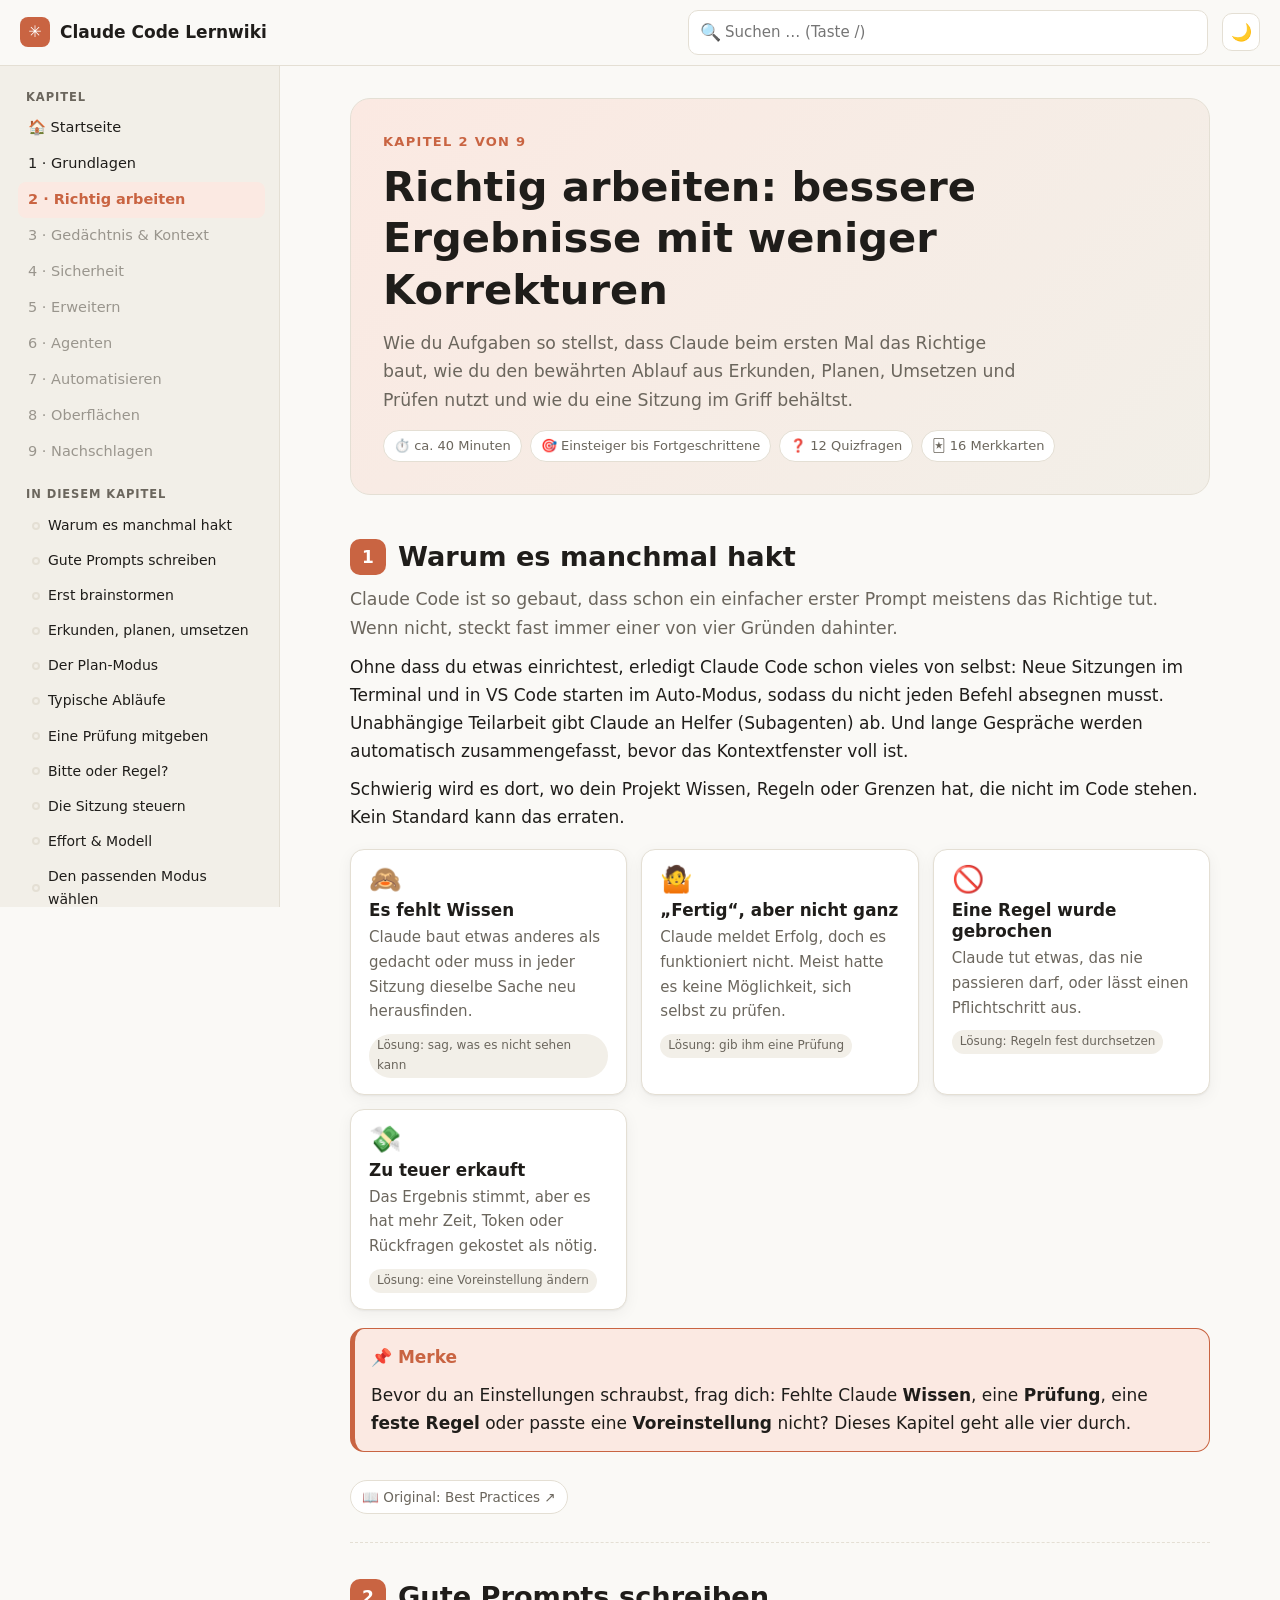
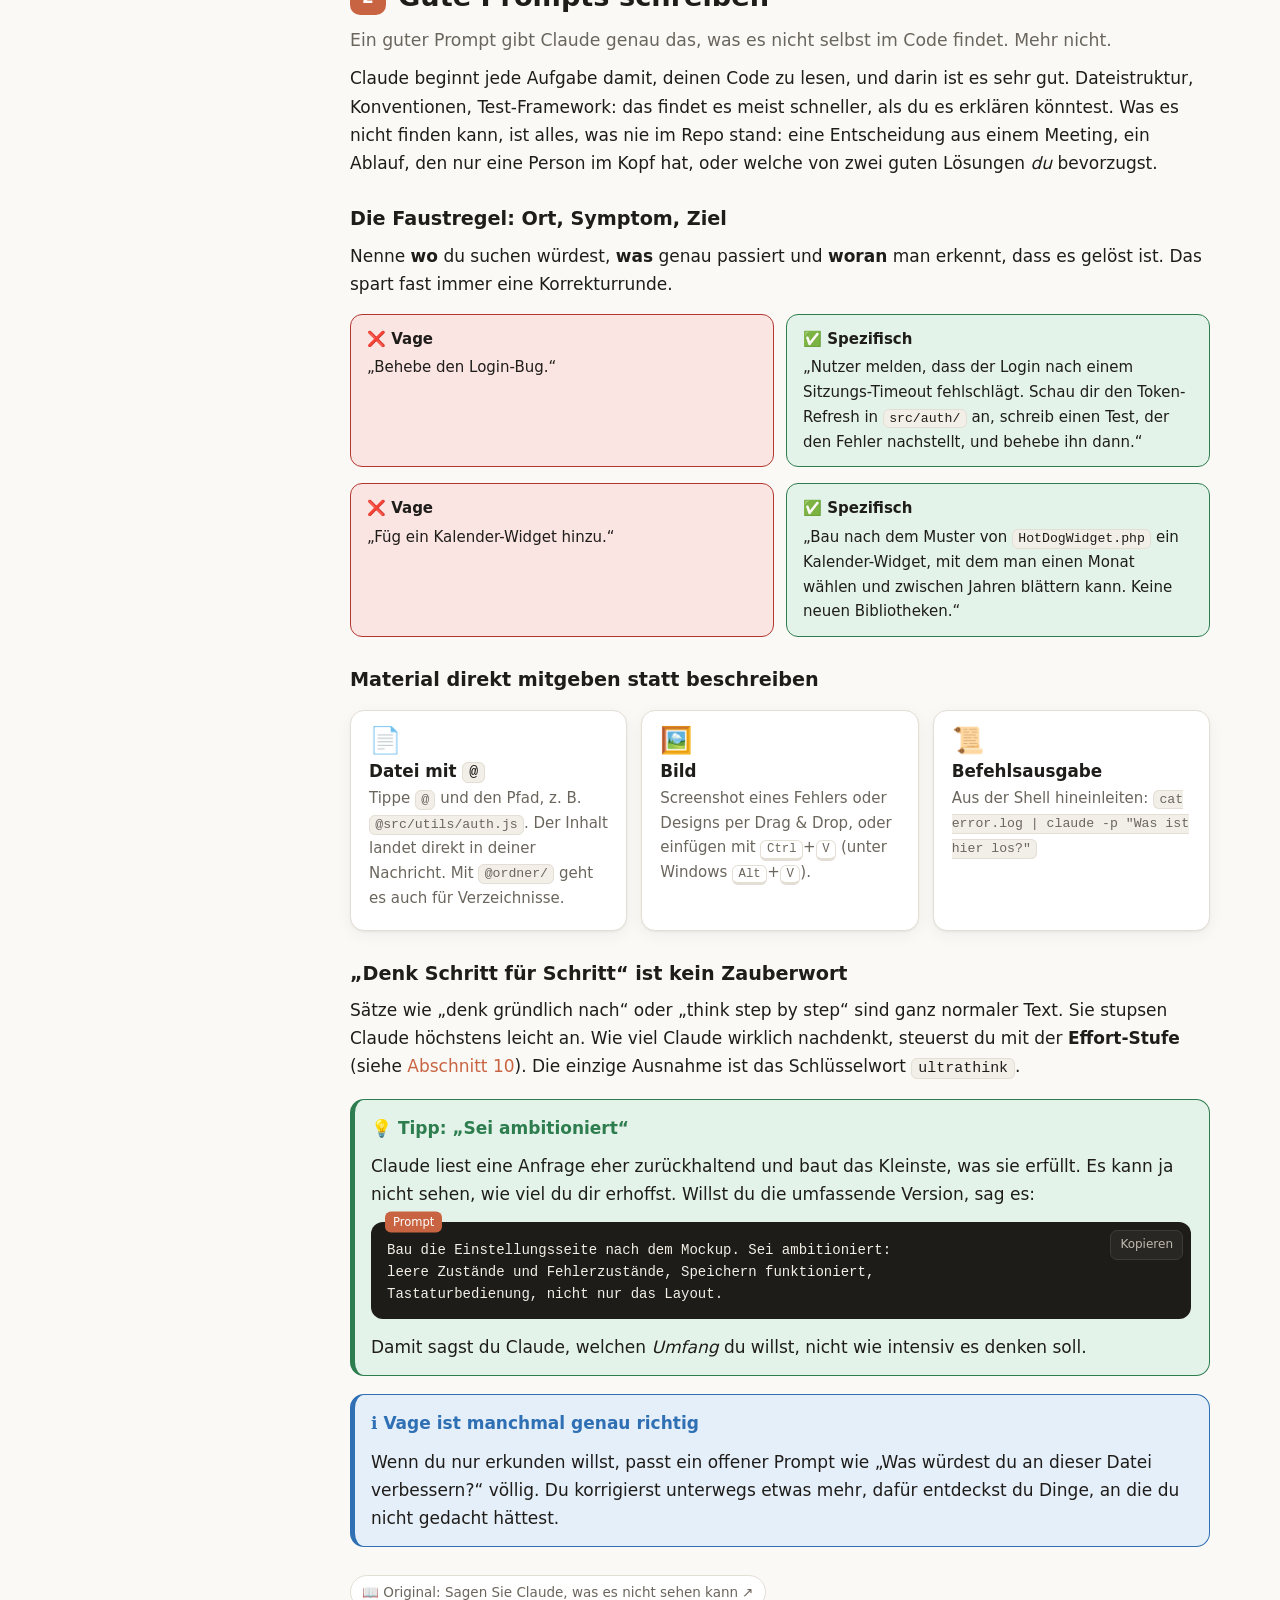
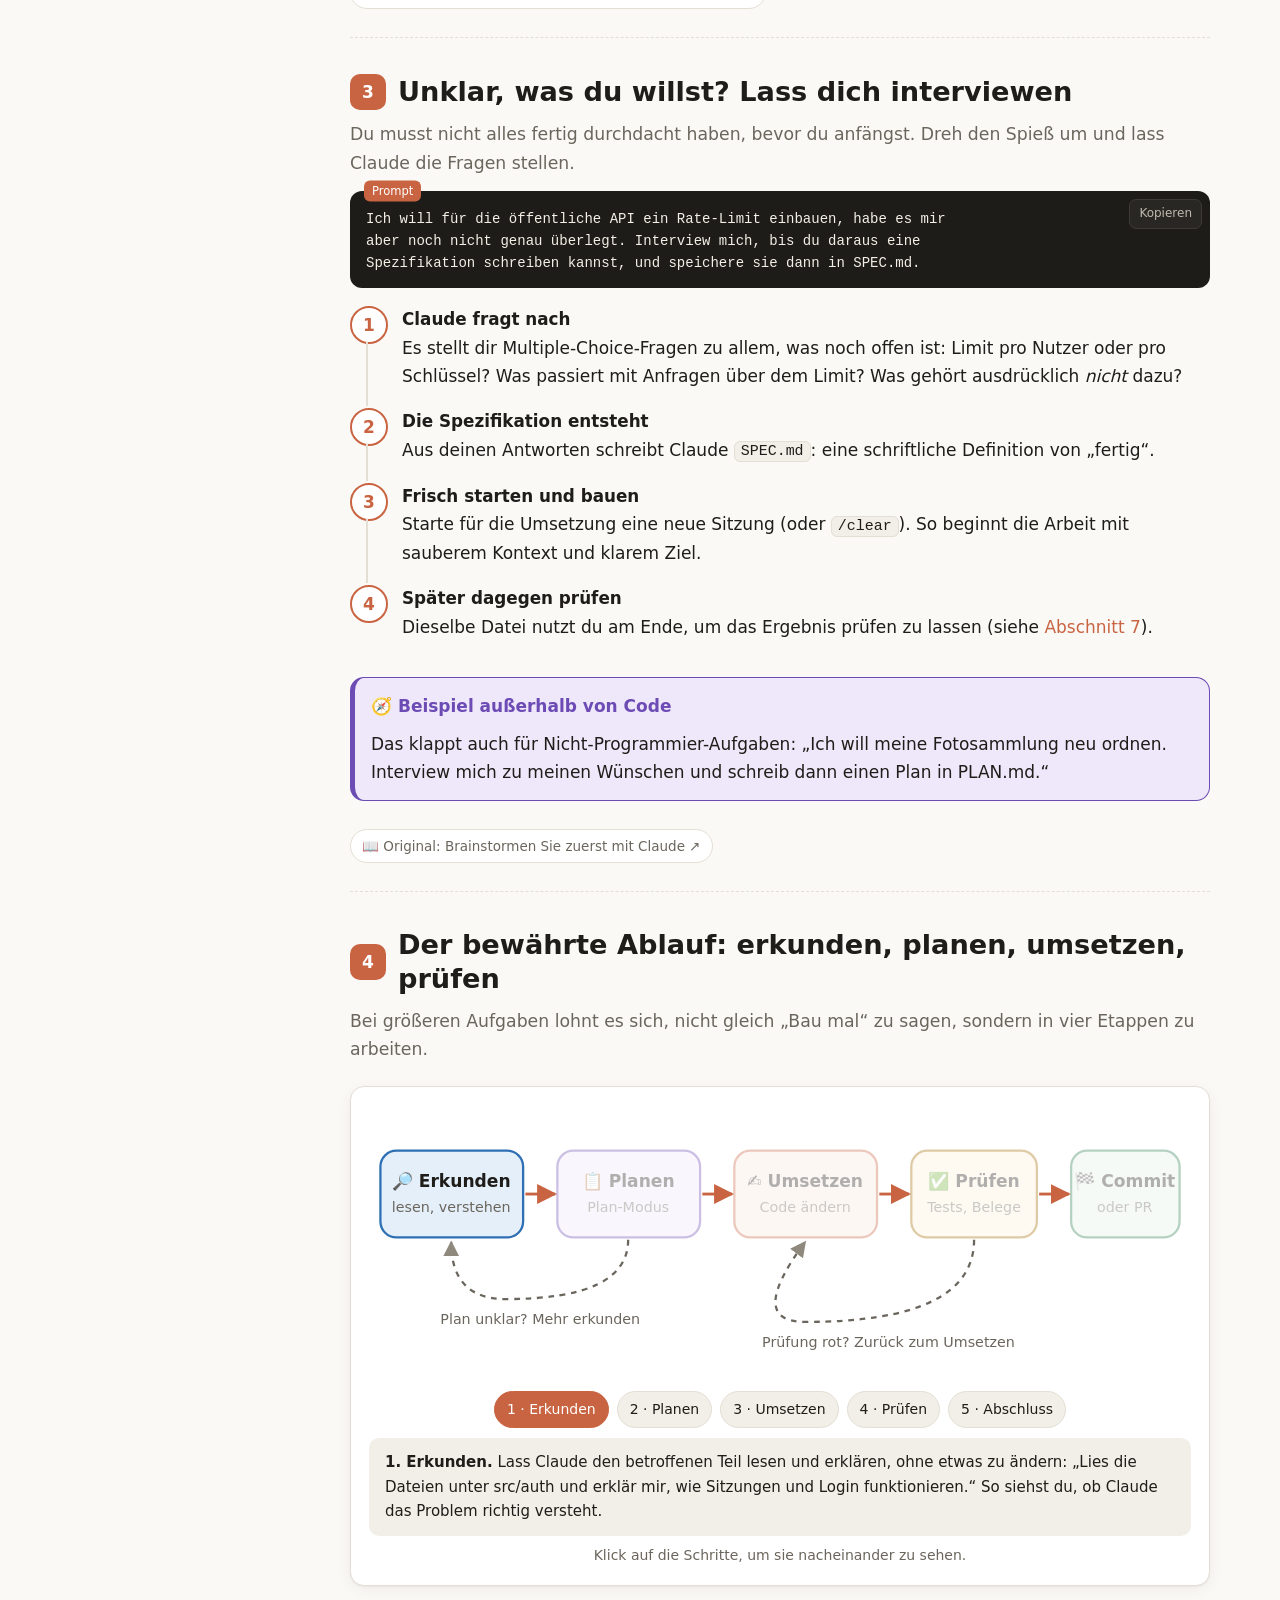
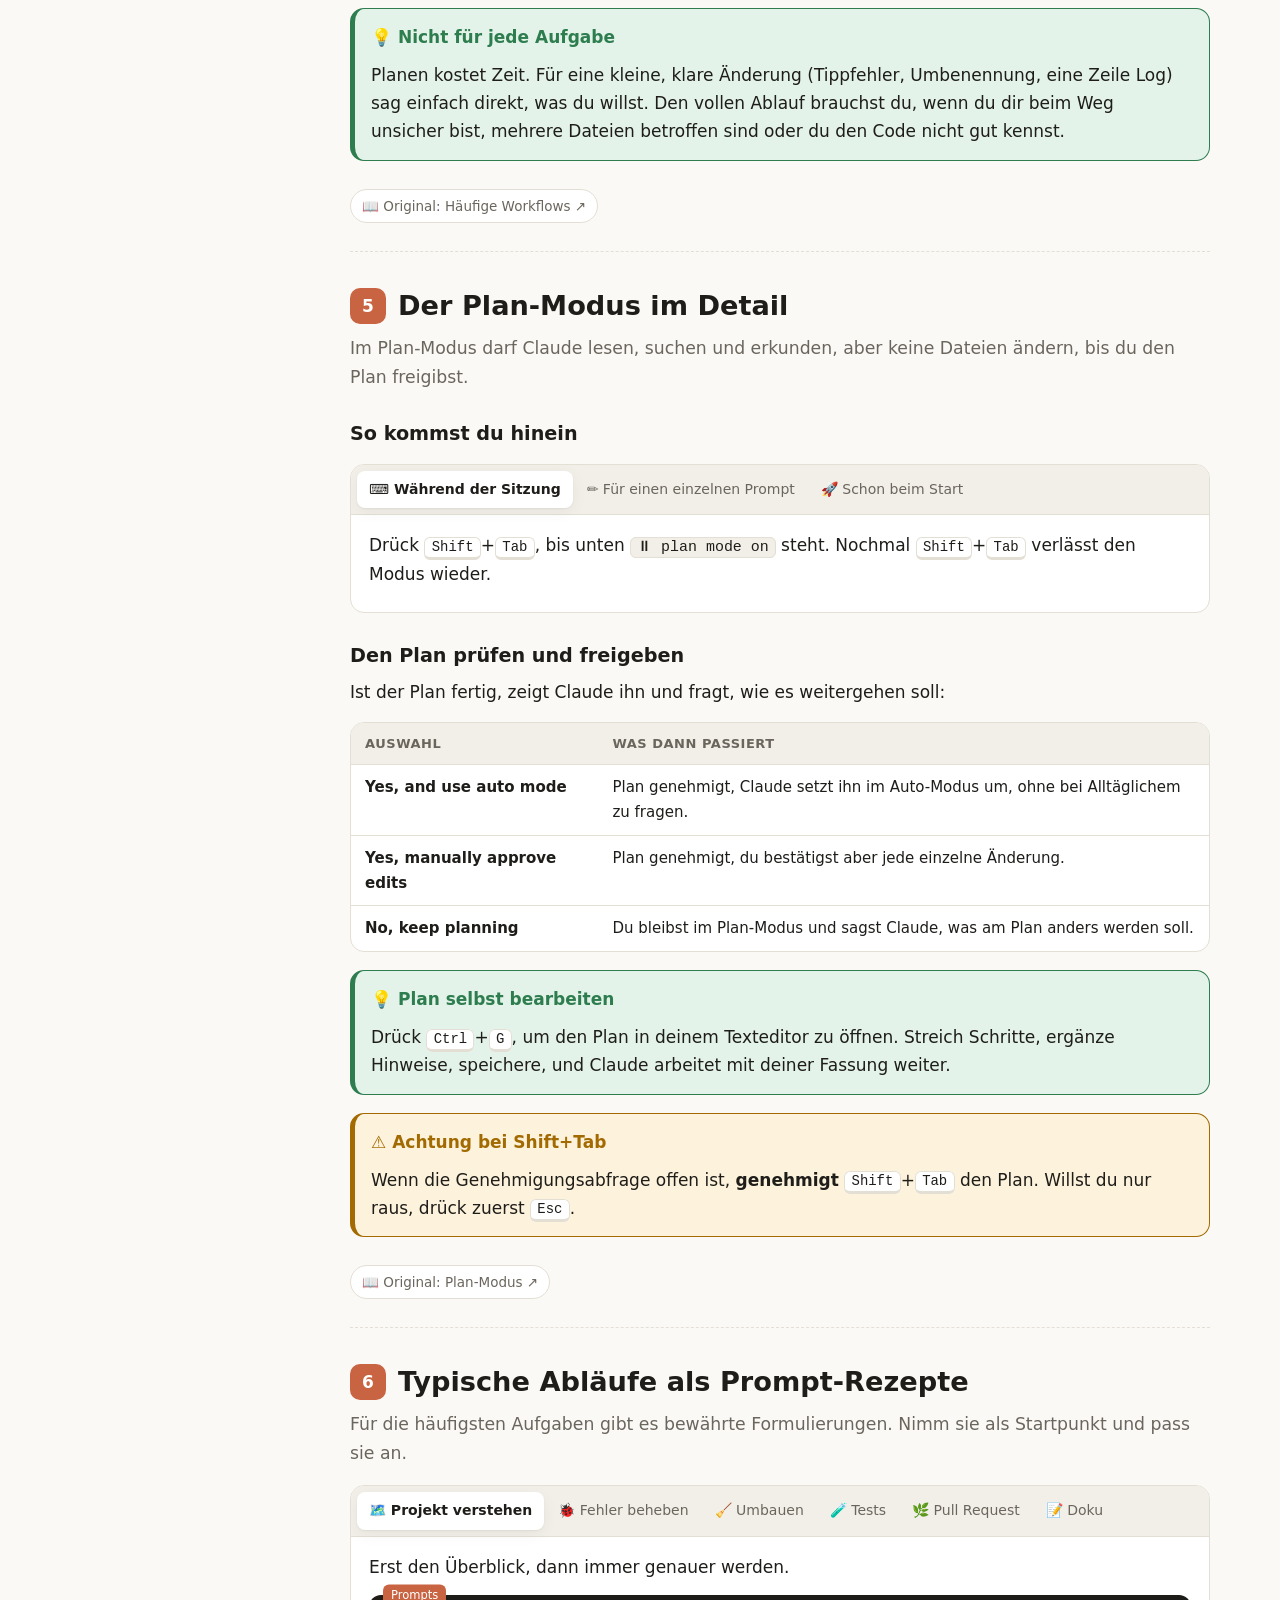
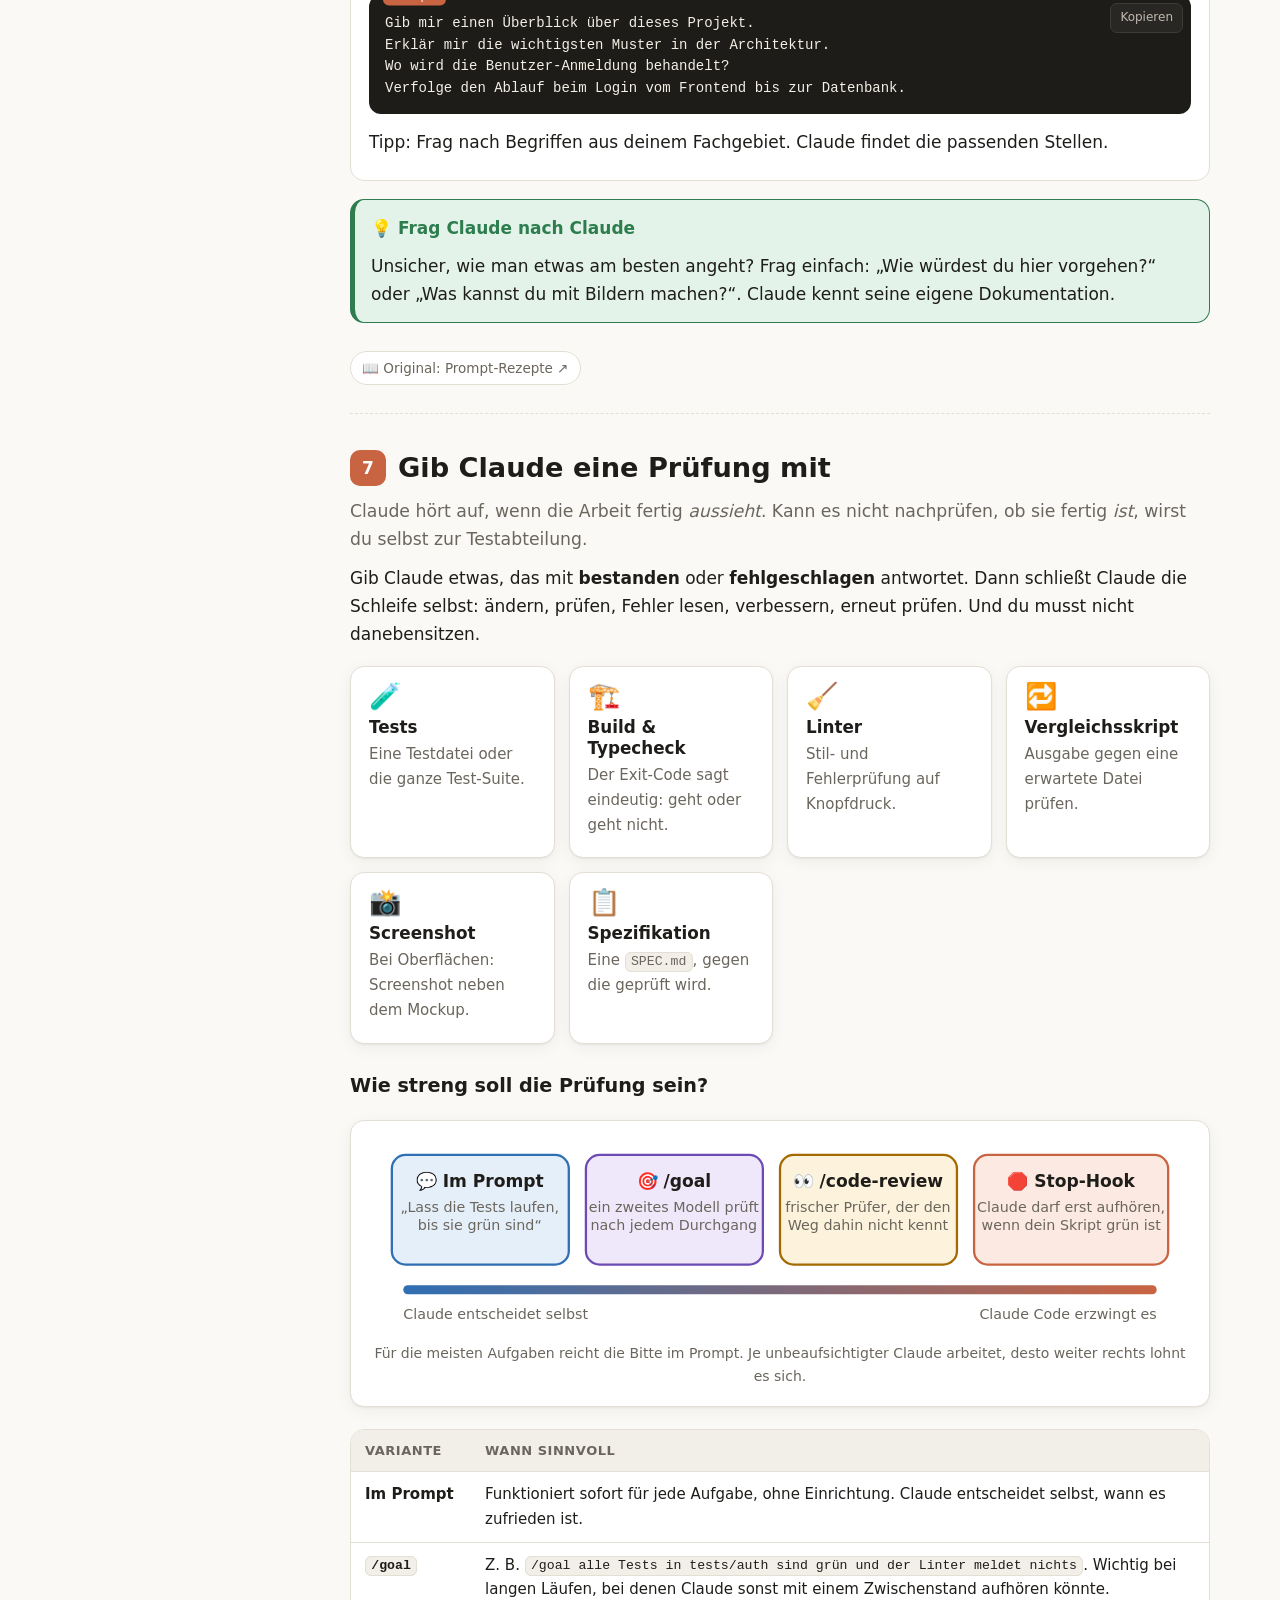
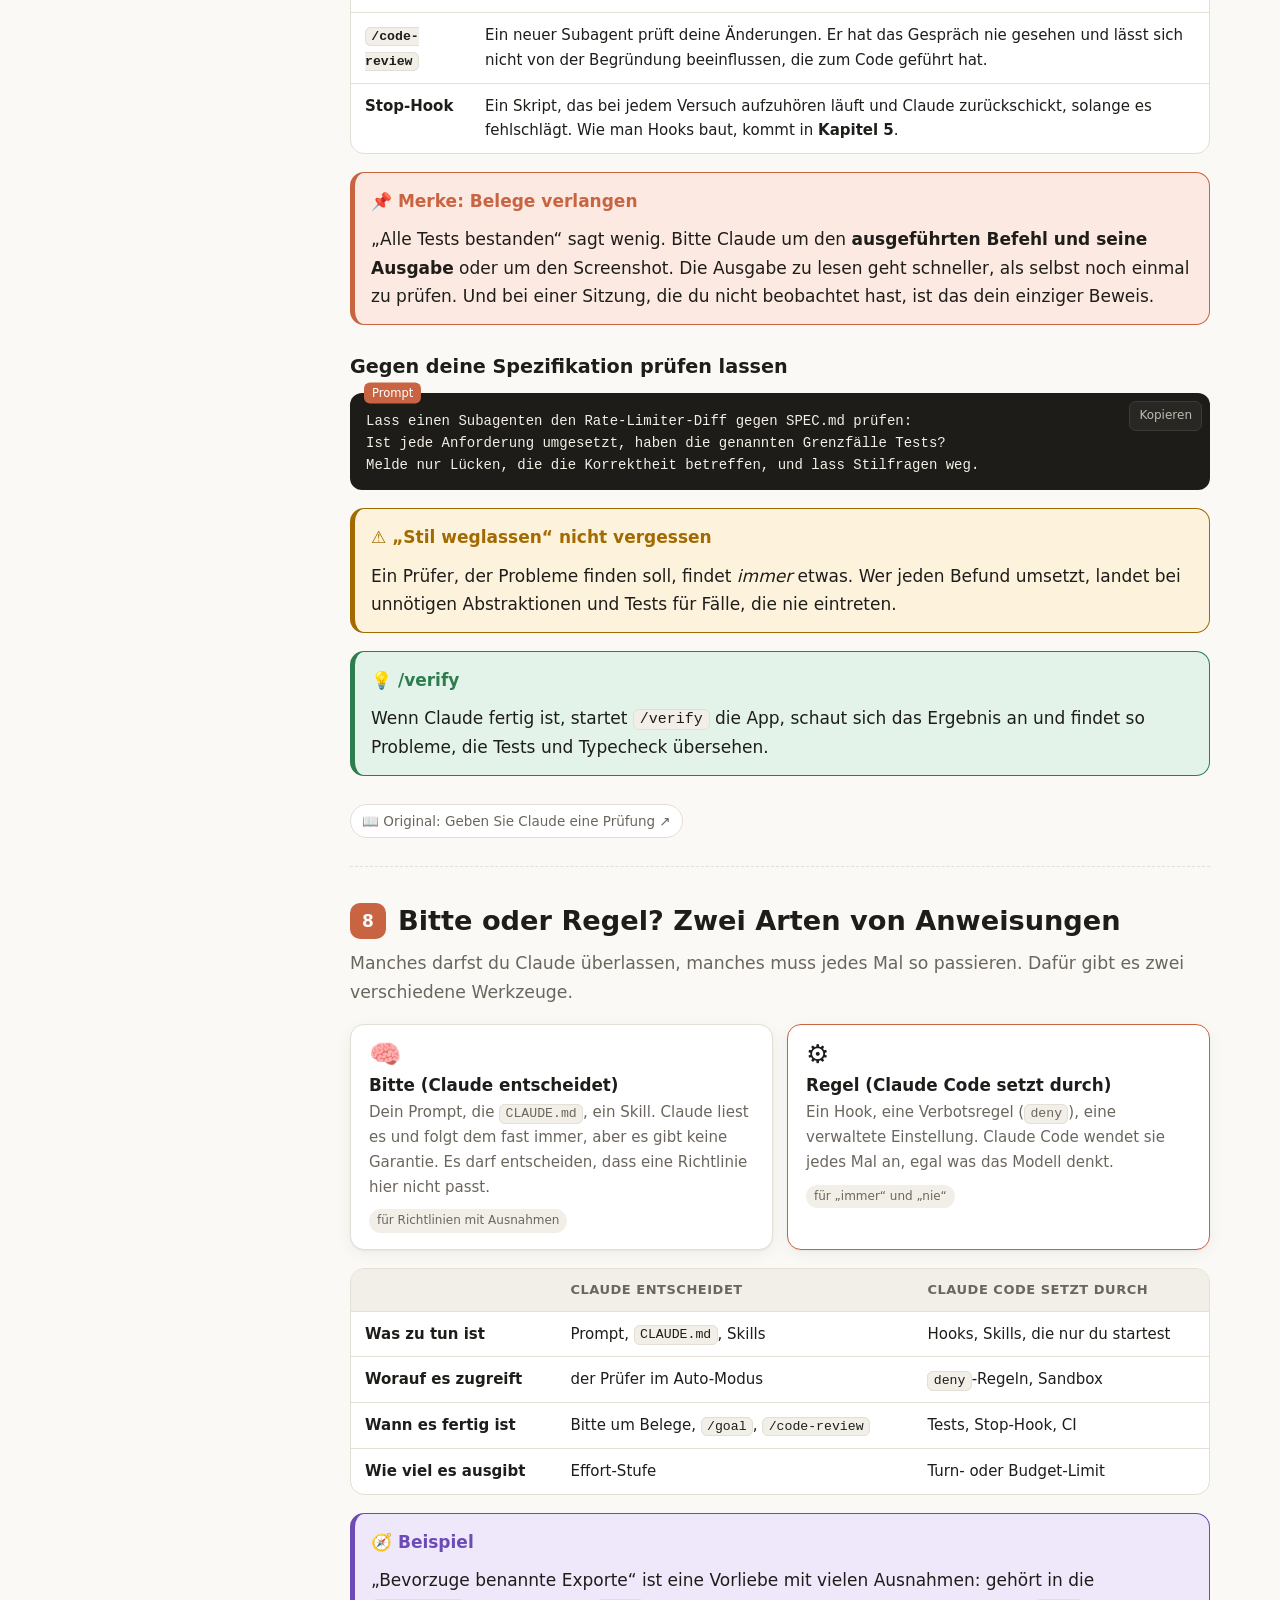
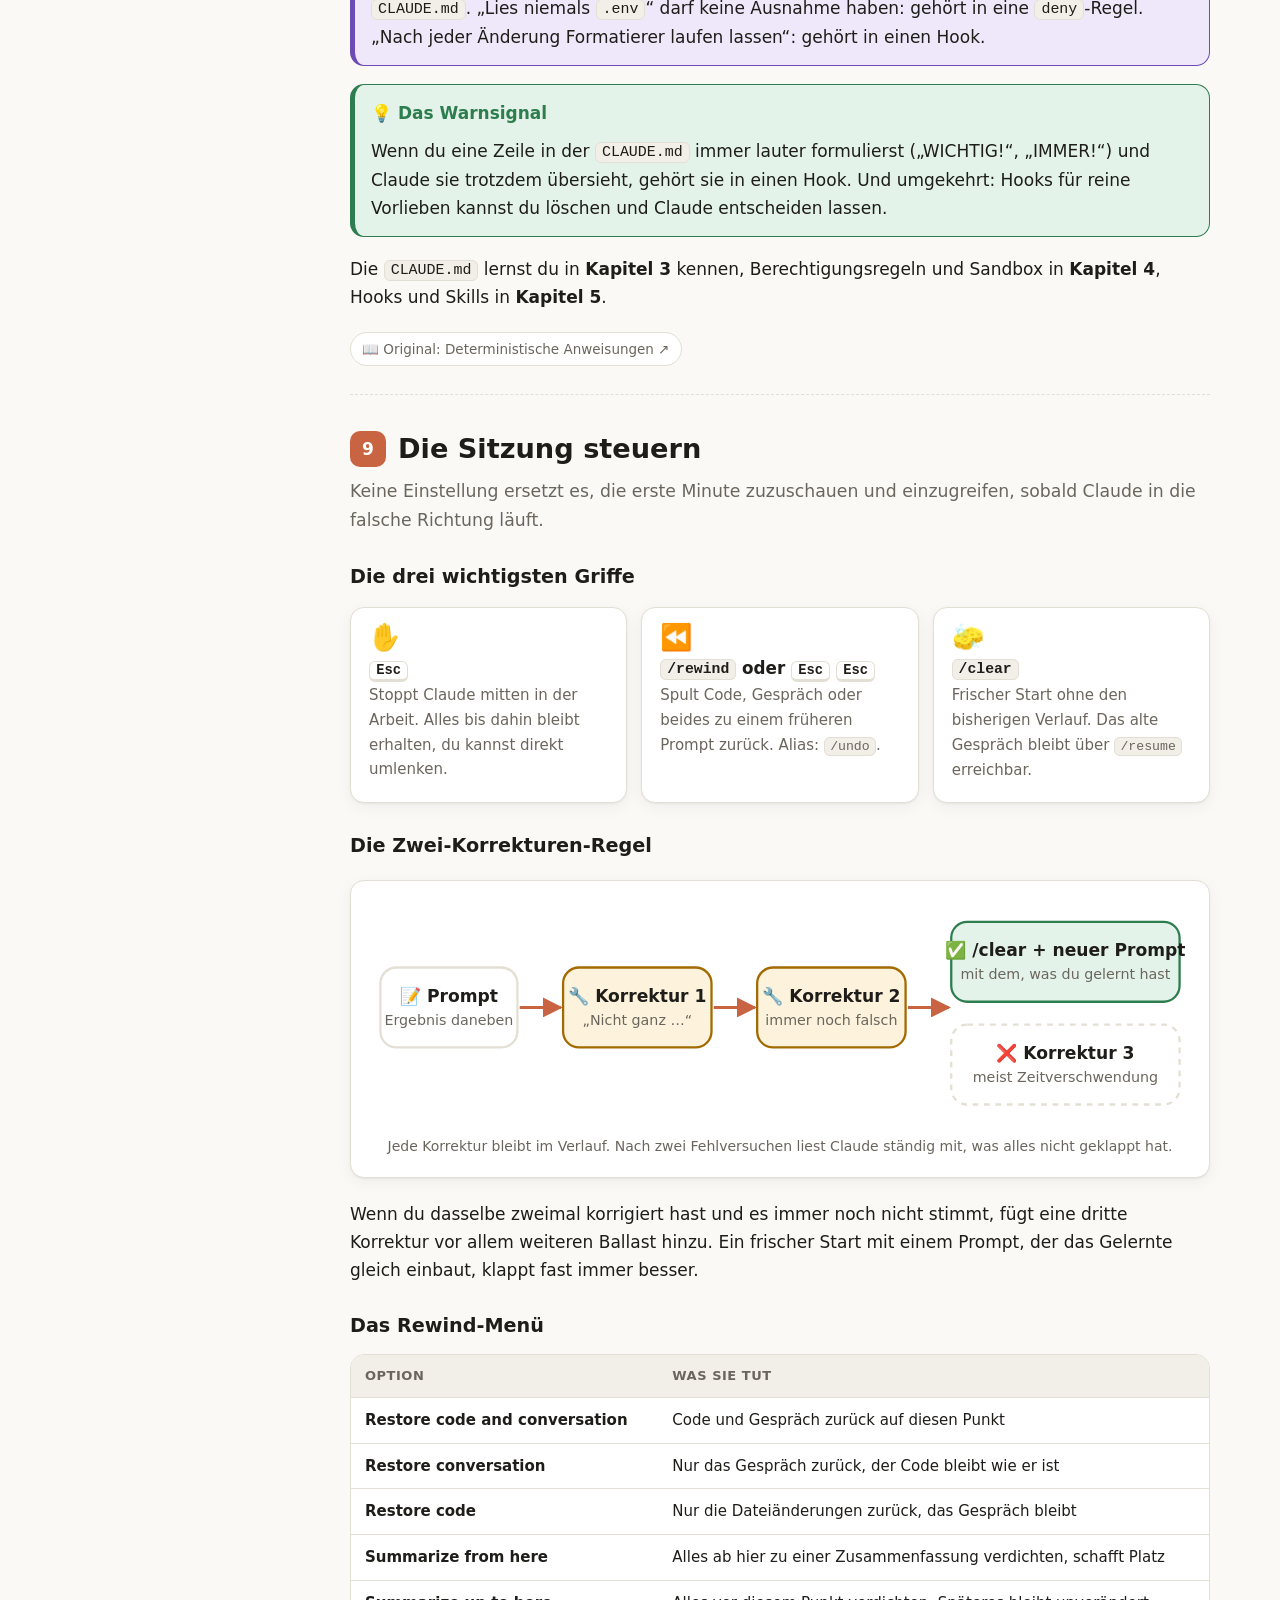
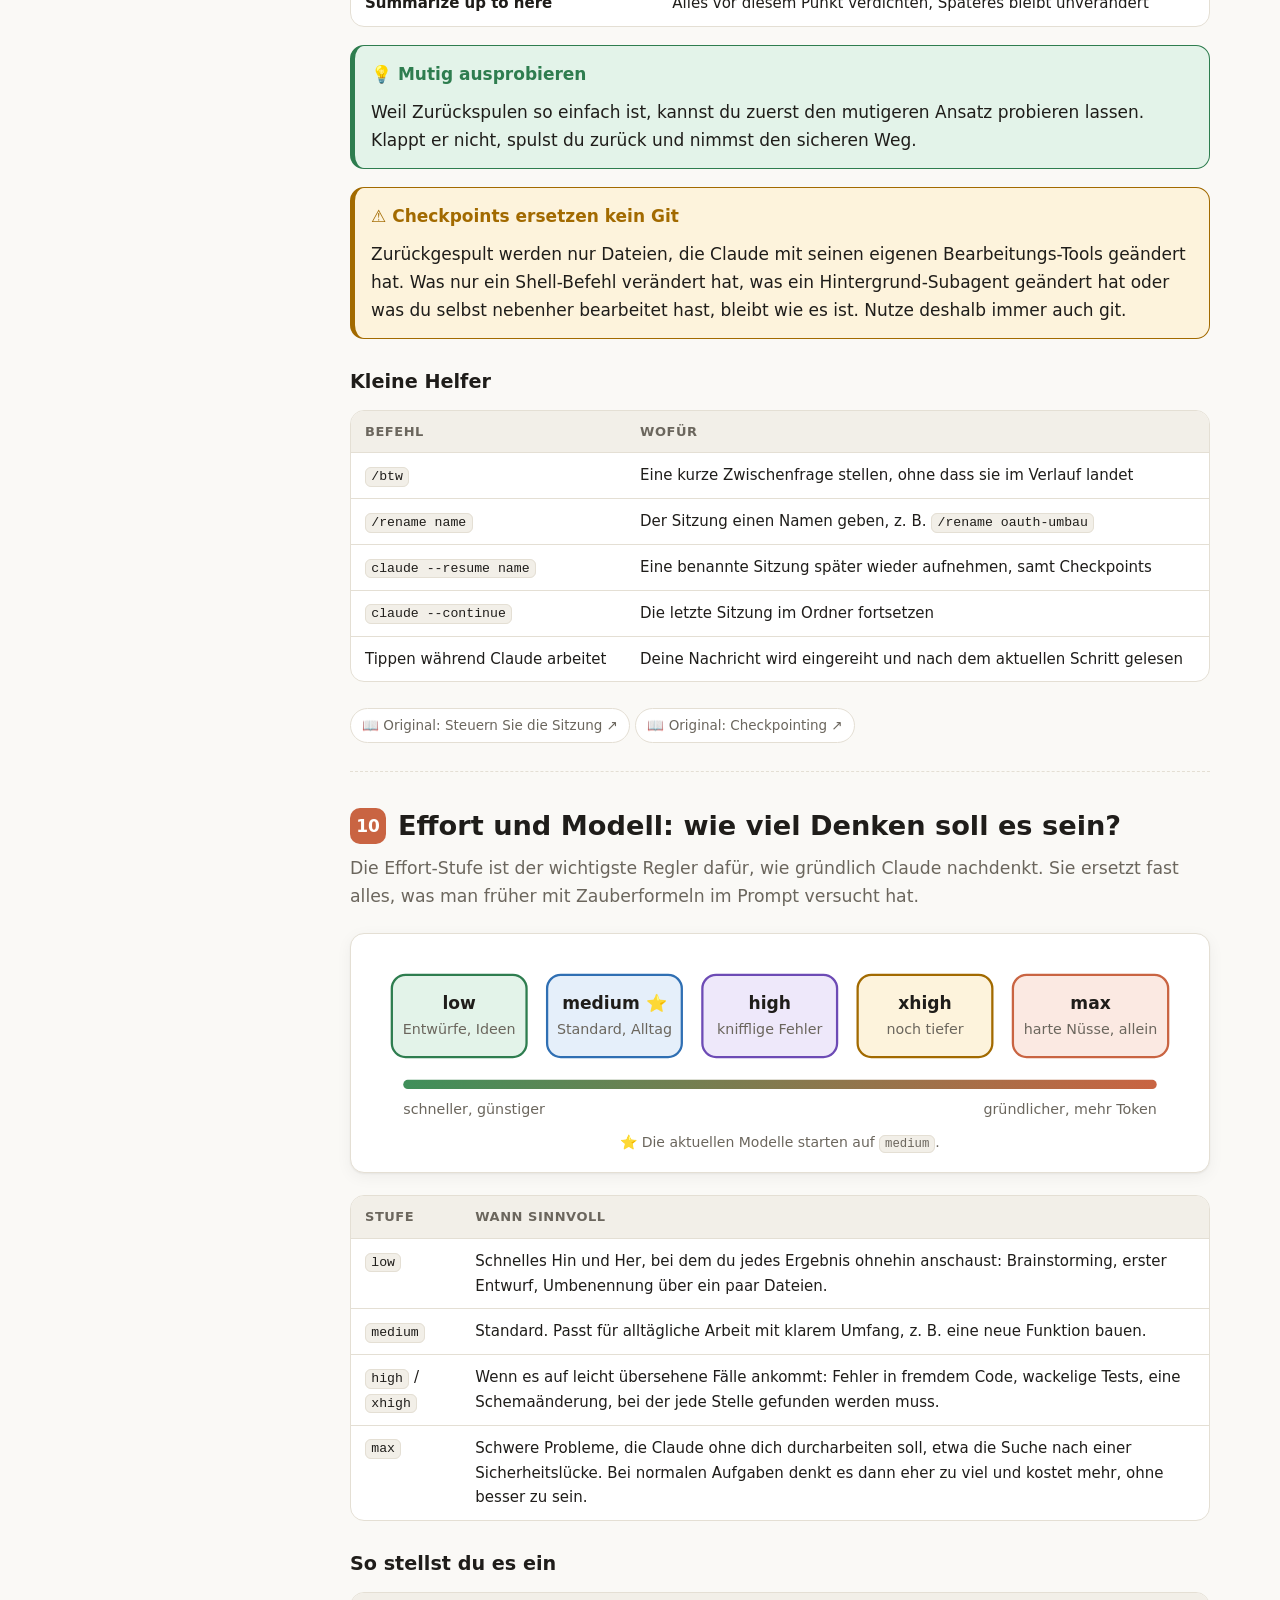
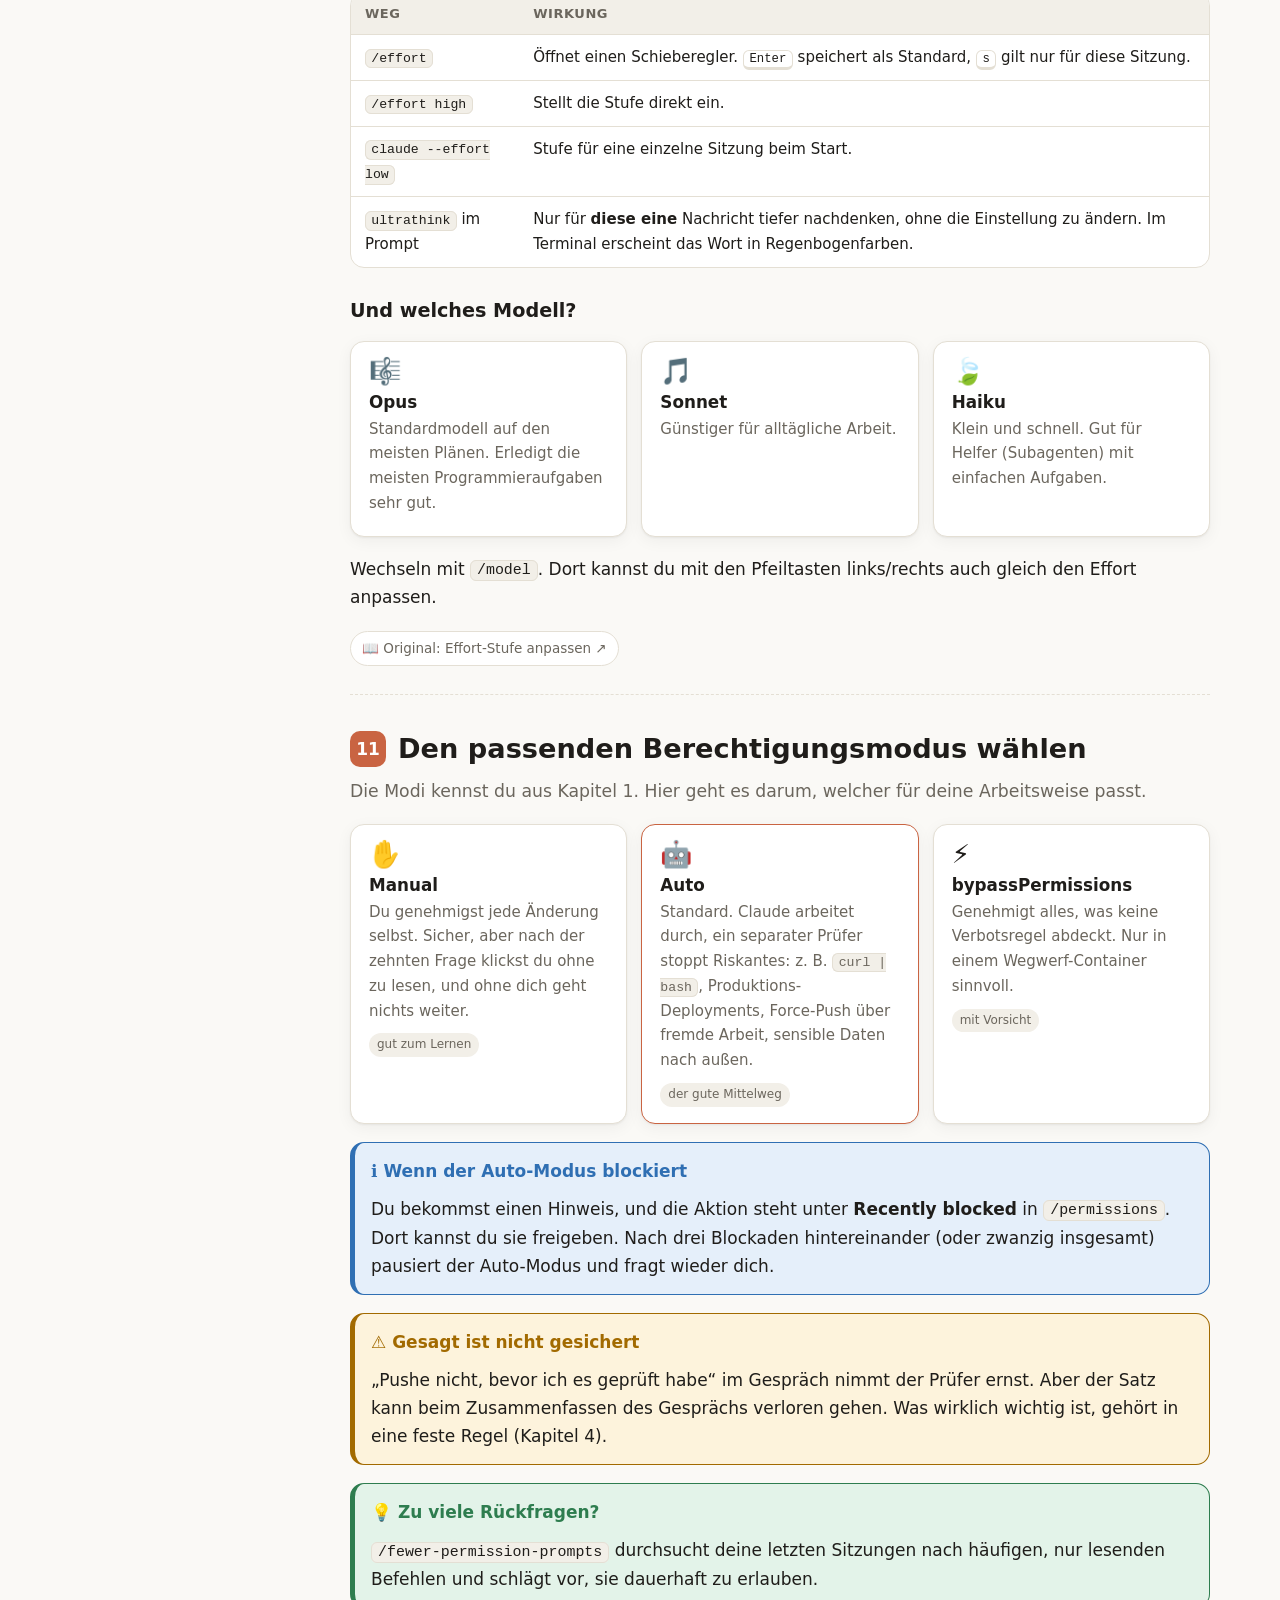
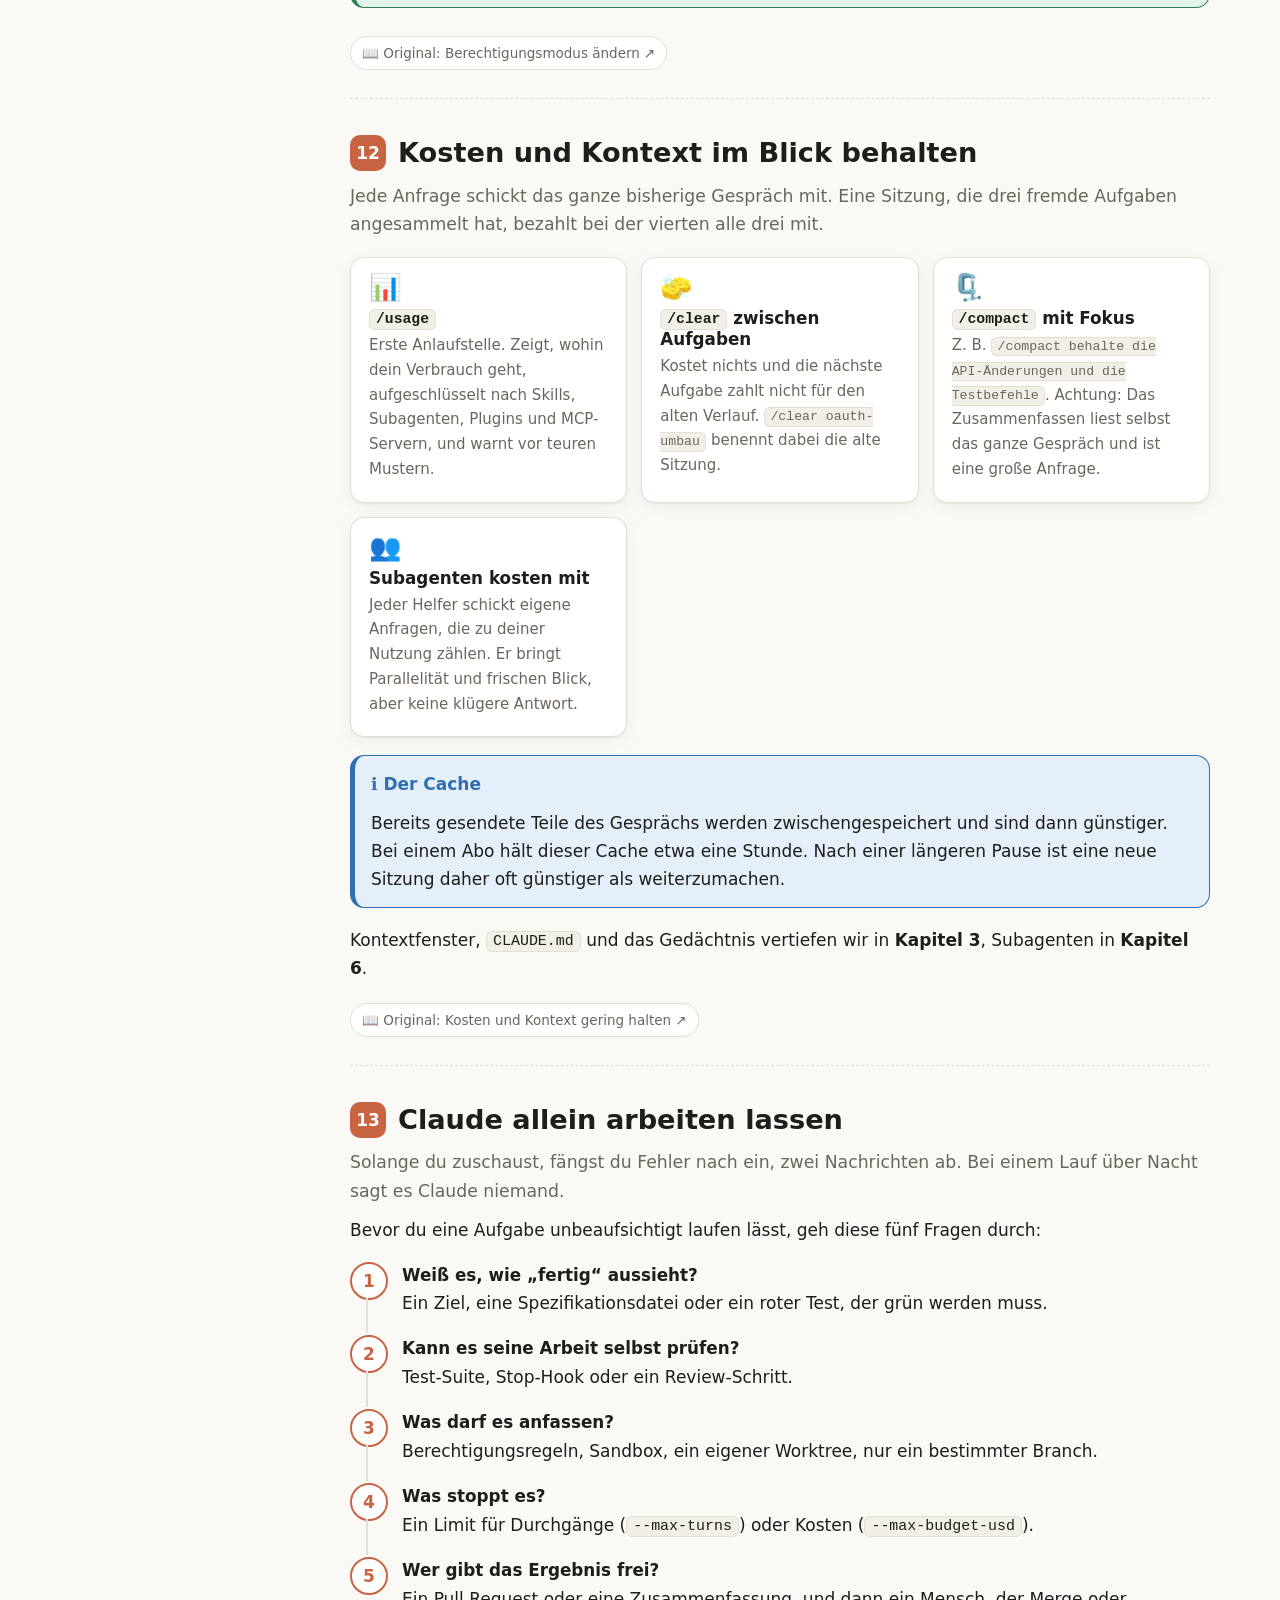
<file: kapitel-2.html>
<!DOCTYPE html>
<html lang="de">
<head>
<meta charset="utf-8">
<meta name="viewport" content="width=device-width, initial-scale=1">
<title>Kapitel 2 · Richtig arbeiten – Claude Code Lernwiki</title>
<meta name="description" content="Gute Prompts, der Ablauf Erkunden, Planen, Umsetzen, Prüfen, Sitzungen steuern, Effort wählen und typische Fehler vermeiden.">
<link rel="stylesheet" href="assets/style.css">
<script>try{var t=JSON.parse(localStorage.getItem("ccwiki:theme"));if(t)document.documentElement.setAttribute("data-theme",t);}catch(e){}</script>
</head>
<body data-page="kapitel-2">

<!-- ===================== Kopfzeile ===================== -->
<header class="topbar">
  <button class="icon-btn menu-btn" id="menu-toggle" aria-label="Menü">☰</button>
  <a class="brand" href="index.html"><span class="logo">✳</span><span class="txt">Claude Code Lernwiki</span></a>
  <div class="search-wrap">
    <span class="icon">🔍</span>
    <input id="search" type="search" placeholder="Suchen … (Taste /)" autocomplete="off" aria-label="Suchen">
    <div class="search-results" id="search-results"></div>
  </div>
  <button class="icon-btn" id="theme-toggle" aria-label="Hell/Dunkel umschalten">🌙</button>
</header>

<div class="layout">
<!-- ===================== Seitenleiste ===================== -->
<nav class="sidebar">
  <h4>Kapitel</h4>
  <a href="index.html">🏠 Startseite</a>
  <a href="kapitel-1.html">1 · Grundlagen</a>
  <a href="kapitel-2.html" class="current">2 · Richtig arbeiten</a>
  <a class="disabled">3 · Gedächtnis &amp; Kontext</a>
  <a class="disabled">4 · Sicherheit</a>
  <a class="disabled">5 · Erweitern</a>
  <a class="disabled">6 · Agenten</a>
  <a class="disabled">7 · Automatisieren</a>
  <a class="disabled">8 · Oberflächen</a>
  <a class="disabled">9 · Nachschlagen</a>

  <h4>In diesem Kapitel</h4>
  <div class="toc">
    <a href="#warum"><span class="dot"></span>Warum es manchmal hakt</a>
    <a href="#prompts"><span class="dot"></span>Gute Prompts schreiben</a>
    <a href="#interview"><span class="dot"></span>Erst brainstormen</a>
    <a href="#ablauf"><span class="dot"></span>Erkunden, planen, umsetzen</a>
    <a href="#plan-modus"><span class="dot"></span>Der Plan-Modus</a>
    <a href="#rezepte"><span class="dot"></span>Typische Abläufe</a>
    <a href="#pruefen"><span class="dot"></span>Eine Prüfung mitgeben</a>
    <a href="#regeln"><span class="dot"></span>Bitte oder Regel?</a>
    <a href="#steuern"><span class="dot"></span>Die Sitzung steuern</a>
    <a href="#effort"><span class="dot"></span>Effort &amp; Modell</a>
    <a href="#modus-wahl"><span class="dot"></span>Den passenden Modus wählen</a>
    <a href="#kosten"><span class="dot"></span>Kosten &amp; Kontext</a>
    <a href="#allein"><span class="dot"></span>Claude allein arbeiten lassen</a>
    <a href="#fehler"><span class="dot"></span>Typische Stolperfallen</a>
    <a href="#faq"><span class="dot"></span>Häufige Fragen</a>
    <a href="#quiz-sec"><span class="dot"></span>Quiz</a>
    <a href="#karten"><span class="dot"></span>Merkkarten</a>
  </div>
</nav>

<!-- ===================== Inhalt ===================== -->
<main>
<div class="content">

<div class="hero">
  <div class="kicker">Kapitel 2 von 9</div>
  <h1>Richtig arbeiten: bessere Ergebnisse mit weniger Korrekturen</h1>
  <p>Wie du Aufgaben so stellst, dass Claude beim ersten Mal das Richtige baut, wie du den bewährten Ablauf aus Erkunden, Planen, Umsetzen und Prüfen nutzt und wie du eine Sitzung im Griff behältst.</p>
  <div class="meta">
    <span class="chip">⏱️ ca. 40 Minuten</span>
    <span class="chip">🎯 Einsteiger bis Fortgeschrittene</span>
    <span class="chip">❓ 12 Quizfragen</span>
    <span class="chip">🃏 16 Merkkarten</span>
  </div>
</div>

<!-- ============ 1 ============ -->
<section class="lesson" id="warum" data-keywords="best practices grundidee standard warum fehler ursachen überblick">
  <div class="sec-head"><span class="sec-num">1</span><h2>Warum es manchmal hakt</h2></div>
  <p class="lead">Claude Code ist so gebaut, dass schon ein einfacher erster Prompt meistens das Richtige tut. Wenn nicht, steckt fast immer einer von vier Gründen dahinter.</p>

  <p>Ohne dass du etwas einrichtest, erledigt Claude Code schon vieles von selbst: Neue Sitzungen im Terminal und in VS Code starten im Auto-Modus, sodass du nicht jeden Befehl absegnen musst. Unabhängige Teilarbeit gibt Claude an Helfer (Subagenten) ab. Und lange Gespräche werden automatisch zusammengefasst, bevor das Kontextfenster voll ist.</p>
  <p>Schwierig wird es dort, wo dein Projekt Wissen, Regeln oder Grenzen hat, die nicht im Code stehen. Kein Standard kann das erraten.</p>

  <div class="grid c2">
    <div class="card"><div class="emoji">🙈</div><h4>Es fehlt Wissen</h4><p>Claude baut etwas anderes als gedacht oder muss in jeder Sitzung dieselbe Sache neu herausfinden.</p><span class="tag">Lösung: sag, was es nicht sehen kann</span></div>
    <div class="card"><div class="emoji">🤷</div><h4>„Fertig“, aber nicht ganz</h4><p>Claude meldet Erfolg, doch es funktioniert nicht. Meist hatte es keine Möglichkeit, sich selbst zu prüfen.</p><span class="tag">Lösung: gib ihm eine Prüfung</span></div>
    <div class="card"><div class="emoji">🚫</div><h4>Eine Regel wurde gebrochen</h4><p>Claude tut etwas, das nie passieren darf, oder lässt einen Pflichtschritt aus.</p><span class="tag">Lösung: Regeln fest durchsetzen</span></div>
    <div class="card"><div class="emoji">💸</div><h4>Zu teuer erkauft</h4><p>Das Ergebnis stimmt, aber es hat mehr Zeit, Token oder Rückfragen gekostet als nötig.</p><span class="tag">Lösung: eine Voreinstellung ändern</span></div>
  </div>

  <div class="box merke"><div class="box-title">📌 Merke</div>
    <p>Bevor du an Einstellungen schraubst, frag dich: Fehlte Claude <b>Wissen</b>, eine <b>Prüfung</b>, eine <b>feste Regel</b> oder passte eine <b>Voreinstellung</b> nicht? Dieses Kapitel geht alle vier durch.</p>
  </div>
  <a class="source" href="https://code.claude.com/docs/de/best-practices" target="_blank" rel="noopener">📖 Original: Best Practices ↗</a>
</section>

<!-- ============ 2 ============ -->
<section class="lesson" id="prompts" data-keywords="prompt prompten formulieren spezifisch konkret @ datei bild screenshot pipe ambitioniert be ambitious think step by step schlüsselwort">
  <div class="sec-head"><span class="sec-num">2</span><h2>Gute Prompts schreiben</h2></div>
  <p class="lead">Ein guter Prompt gibt Claude genau das, was es nicht selbst im Code findet. Mehr nicht.</p>

  <p>Claude beginnt jede Aufgabe damit, deinen Code zu lesen, und darin ist es sehr gut. Dateistruktur, Konventionen, Test-Framework: das findet es meist schneller, als du es erklären könntest. Was es nicht finden kann, ist alles, was nie im Repo stand: eine Entscheidung aus einem Meeting, ein Ablauf, den nur eine Person im Kopf hat, oder welche von zwei guten Lösungen <i>du</i> bevorzugst.</p>

  <h3>Die Faustregel: Ort, Symptom, Ziel</h3>
  <p>Nenne <b>wo</b> du suchen würdest, <b>was</b> genau passiert und <b>woran</b> man erkennt, dass es gelöst ist. Das spart fast immer eine Korrekturrunde.</p>
  <div class="compare">
    <div class="bad"><b>❌ Vage</b>„Behebe den Login-Bug.“</div>
    <div class="good"><b>✅ Spezifisch</b>„Nutzer melden, dass der Login nach einem Sitzungs-Timeout fehlschlägt. Schau dir den Token-Refresh in <code>src/auth/</code> an, schreib einen Test, der den Fehler nachstellt, und behebe ihn dann.“</div>
  </div>
  <div class="compare">
    <div class="bad"><b>❌ Vage</b>„Füg ein Kalender-Widget hinzu.“</div>
    <div class="good"><b>✅ Spezifisch</b>„Bau nach dem Muster von <code>HotDogWidget.php</code> ein Kalender-Widget, mit dem man einen Monat wählen und zwischen Jahren blättern kann. Keine neuen Bibliotheken.“</div>
  </div>

  <h3>Material direkt mitgeben statt beschreiben</h3>
  <div class="grid c3">
    <div class="card"><div class="emoji">📄</div><h4>Datei mit <code>@</code></h4><p>Tippe <code>@</code> und den Pfad, z. B. <code>@src/utils/auth.js</code>. Der Inhalt landet direkt in deiner Nachricht. Mit <code>@ordner/</code> geht es auch für Verzeichnisse.</p></div>
    <div class="card"><div class="emoji">🖼️</div><h4>Bild</h4><p>Screenshot eines Fehlers oder Designs per Drag &amp; Drop, oder einfügen mit <kbd>Ctrl</kbd>+<kbd>V</kbd> (unter Windows <kbd>Alt</kbd>+<kbd>V</kbd>).</p></div>
    <div class="card"><div class="emoji">📜</div><h4>Befehlsausgabe</h4><p>Aus der Shell hineinleiten: <code>cat error.log | claude -p "Was ist hier los?"</code></p></div>
  </div>

  <h3>„Denk Schritt für Schritt“ ist kein Zauberwort</h3>
  <p>Sätze wie „denk gründlich nach“ oder „think step by step“ sind ganz normaler Text. Sie stupsen Claude höchstens leicht an. Wie viel Claude wirklich nachdenkt, steuerst du mit der <b>Effort-Stufe</b> (siehe <a href="#effort">Abschnitt 10</a>). Die einzige Ausnahme ist das Schlüsselwort <code>ultrathink</code>.</p>

  <div class="box tipp"><div class="box-title">💡 Tipp: „Sei ambitioniert“</div>
    <p>Claude liest eine Anfrage eher zurückhaltend und baut das Kleinste, was sie erfüllt. Es kann ja nicht sehen, wie viel du dir erhoffst. Willst du die umfassende Version, sag es:</p>
    <div class="code"><span class="label">Prompt</span><pre>Bau die Einstellungsseite nach dem Mockup. Sei ambitioniert:
leere Zustände und Fehlerzustände, Speichern funktioniert,
Tastaturbedienung, nicht nur das Layout.</pre></div>
    <p>Damit sagst du Claude, welchen <i>Umfang</i> du willst, nicht wie intensiv es denken soll.</p>
  </div>

  <div class="box info"><div class="box-title">ℹ️ Vage ist manchmal genau richtig</div>
    <p>Wenn du nur erkunden willst, passt ein offener Prompt wie „Was würdest du an dieser Datei verbessern?“ völlig. Du korrigierst unterwegs etwas mehr, dafür entdeckst du Dinge, an die du nicht gedacht hättest.</p>
  </div>
  <a class="source" href="https://code.claude.com/docs/de/best-practices#sagen-sie-claude-was-es-nicht-sehen-kann" target="_blank" rel="noopener">📖 Original: Sagen Sie Claude, was es nicht sehen kann ↗</a>
</section>

<!-- ============ 3 ============ -->
<section class="lesson" id="interview" data-keywords="brainstorming interview spezifikation spec.md anforderungen unklar idee multiple choice">
  <div class="sec-head"><span class="sec-num">3</span><h2>Unklar, was du willst? Lass dich interviewen</h2></div>
  <p class="lead">Du musst nicht alles fertig durchdacht haben, bevor du anfängst. Dreh den Spieß um und lass Claude die Fragen stellen.</p>

  <div class="code"><span class="label">Prompt</span><pre>Ich will für die öffentliche API ein Rate-Limit einbauen, habe es mir
aber noch nicht genau überlegt. Interview mich, bis du daraus eine
Spezifikation schreiben kannst, und speichere sie dann in SPEC.md.</pre></div>

  <ol class="steps">
    <li><strong>Claude fragt nach</strong>
      Es stellt dir Multiple-Choice-Fragen zu allem, was noch offen ist: Limit pro Nutzer oder pro Schlüssel? Was passiert mit Anfragen über dem Limit? Was gehört ausdrücklich <i>nicht</i> dazu?</li>
    <li><strong>Die Spezifikation entsteht</strong>
      Aus deinen Antworten schreibt Claude <code>SPEC.md</code>: eine schriftliche Definition von „fertig“.</li>
    <li><strong>Frisch starten und bauen</strong>
      Starte für die Umsetzung eine neue Sitzung (oder <code>/clear</code>). So beginnt die Arbeit mit sauberem Kontext und klarem Ziel.</li>
    <li><strong>Später dagegen prüfen</strong>
      Dieselbe Datei nutzt du am Ende, um das Ergebnis prüfen zu lassen (siehe <a href="#pruefen">Abschnitt 7</a>).</li>
  </ol>

  <div class="box beispiel"><div class="box-title">🧭 Beispiel außerhalb von Code</div>
    <p>Das klappt auch für Nicht-Programmier-Aufgaben: „Ich will meine Fotosammlung neu ordnen. Interview mich zu meinen Wünschen und schreib dann einen Plan in PLAN.md.“</p>
  </div>
  <a class="source" href="https://code.claude.com/docs/de/best-practices#brainstormen-sie-zuerst-mit-claude" target="_blank" rel="noopener">📖 Original: Brainstormen Sie zuerst mit Claude ↗</a>
</section>

<!-- ============ 4 ============ -->
<section class="lesson" id="ablauf" data-keywords="workflow ablauf erkunden planen umsetzen prüfen commit explore plan code vorgehen">
  <div class="sec-head"><span class="sec-num">4</span><h2>Der bewährte Ablauf: erkunden, planen, umsetzen, prüfen</h2></div>
  <p class="lead">Bei größeren Aufgaben lohnt es sich, nicht gleich „Bau mal“ zu sagen, sondern in vier Etappen zu arbeiten.</p>

  <figure class="diagram" data-stepper>
    <svg viewBox="0 0 720 240" role="img" aria-label="Ablauf: Erkunden, Planen, Umsetzen, Prüfen, Abschließen">
      <defs>
        <marker id="k2a" viewBox="0 0 10 10" refX="9" refY="5" markerWidth="7" markerHeight="7" orient="auto-start-reverse"><path d="M0,0 L10,5 L0,10 z" fill="#c96442"/></marker>
        <marker id="k2g" viewBox="0 0 10 10" refX="9" refY="5" markerWidth="7" markerHeight="7" orient="auto-start-reverse"><path d="M0,0 L10,5 L0,10 z" fill="#8f897d"/></marker>
      </defs>
      <g data-node="erkunden">
        <rect x="10" y="40" width="125" height="76" rx="14" class="svg-blue"/>
        <text x="72" y="72" text-anchor="middle" class="svg-t">🔎 Erkunden</text>
        <text x="72" y="94" text-anchor="middle" class="svg-s">lesen, verstehen</text>
      </g>
      <path d="M137 78 L163 78" class="svg-arrow-accent" marker-end="url(#k2a)"/>
      <g data-node="planen">
        <rect x="165" y="40" width="125" height="76" rx="14" class="svg-violet"/>
        <text x="227" y="72" text-anchor="middle" class="svg-t">📋 Planen</text>
        <text x="227" y="94" text-anchor="middle" class="svg-s">Plan-Modus</text>
      </g>
      <path d="M292 78 L318 78" class="svg-arrow-accent" marker-end="url(#k2a)"/>
      <g data-node="umsetzen">
        <rect x="320" y="40" width="125" height="76" rx="14" class="svg-accent"/>
        <text x="382" y="72" text-anchor="middle" class="svg-t">✍️ Umsetzen</text>
        <text x="382" y="94" text-anchor="middle" class="svg-s">Code ändern</text>
      </g>
      <path d="M447 78 L473 78" class="svg-arrow-accent" marker-end="url(#k2a)"/>
      <g data-node="pruefen">
        <rect x="475" y="40" width="110" height="76" rx="14" class="svg-yellow"/>
        <text x="530" y="72" text-anchor="middle" class="svg-t">✅ Prüfen</text>
        <text x="530" y="94" text-anchor="middle" class="svg-s">Tests, Belege</text>
      </g>
      <path d="M587 78 L613 78" class="svg-arrow-accent" marker-end="url(#k2a)"/>
      <g data-node="abschluss">
        <rect x="615" y="40" width="95" height="76" rx="14" class="svg-green"/>
        <text x="662" y="72" text-anchor="middle" class="svg-t">🏁 Commit</text>
        <text x="662" y="94" text-anchor="middle" class="svg-s">oder PR</text>
      </g>
      <!-- Rückweg -->
      <path d="M530 118 Q530 190 382 190 Q330 190 382 120" class="svg-arrow" stroke-dasharray="5 5" marker-end="url(#k2g)"/>
      <text x="455" y="212" text-anchor="middle" class="svg-s">Prüfung rot? Zurück zum Umsetzen</text>
      <path d="M227 118 Q227 170 120 170 Q72 170 72 120" class="svg-arrow" stroke-dasharray="5 5" marker-end="url(#k2g)"/>
      <text x="150" y="192" text-anchor="middle" class="svg-s">Plan unklar? Mehr erkunden</text>
    </svg>
    <div class="loop-steps">
      <button type="button" data-step="erkunden" data-text="<b>1. Erkunden.</b> Lass Claude den betroffenen Teil lesen und erklären, ohne etwas zu ändern: „Lies die Dateien unter src/auth und erklär mir, wie Sitzungen und Login funktionieren.“ So siehst du, ob Claude das Problem richtig versteht.">1 · Erkunden</button>
      <button type="button" data-step="planen" data-text="<b>2. Planen.</b> Im Plan-Modus schlägt Claude ein Vorgehen vor und ändert noch nichts. Du kannst den Plan mit <kbd>Ctrl</kbd>+<kbd>G</kbd> im Editor bearbeiten, Rückfragen stellen oder ihn ablehnen.">2 · Planen</button>
      <button type="button" data-step="umsetzen" data-text="<b>3. Umsetzen.</b> Wenn du den Plan genehmigst, verlässt Claude den Plan-Modus und beginnt mit den Änderungen. Bitte es, dabei gleich die Tests laufen zu lassen.">3 · Umsetzen</button>
      <button type="button" data-step="pruefen" data-text="<b>4. Prüfen.</b> Tests, Build, Linter oder ein Screenshot zeigen, ob es wirklich funktioniert. Lass dir die Ausgabe als Beleg zeigen. Ist etwas rot, geht es zurück zu Schritt 3.">4 · Prüfen</button>
      <button type="button" data-step="abschluss" data-text="<b>5. Abschließen.</b> „Committe mit einer passenden Nachricht“ oder „Öffne einen Pull Request“. Claude schreibt die Beschreibung selbst.">5 · Abschluss</button>
    </div>
    <div class="loop-explain"></div>
    <figcaption>Klick auf die Schritte, um sie nacheinander zu sehen.</figcaption>
  </figure>

  <div class="box tipp"><div class="box-title">💡 Nicht für jede Aufgabe</div>
    <p>Planen kostet Zeit. Für eine kleine, klare Änderung (Tippfehler, Umbenennung, eine Zeile Log) sag einfach direkt, was du willst. Den vollen Ablauf brauchst du, wenn du dir beim Weg unsicher bist, mehrere Dateien betroffen sind oder du den Code nicht gut kennst.</p>
  </div>
  <a class="source" href="https://code.claude.com/docs/de/common-workflows" target="_blank" rel="noopener">📖 Original: Häufige Workflows ↗</a>
</section>

<!-- ============ 5 ============ -->
<section class="lesson" id="plan-modus" data-keywords="plan modus plan mode shift+tab /plan ctrl+g plan genehmigen ablehnen keep planning permission-mode plan">
  <div class="sec-head"><span class="sec-num">5</span><h2>Der Plan-Modus im Detail</h2></div>
  <p class="lead">Im Plan-Modus darf Claude lesen, suchen und erkunden, aber keine Dateien ändern, bis du den Plan freigibst.</p>

  <h3>So kommst du hinein</h3>
  <div class="tabs" data-group="plan">
    <div class="tab-list">
      <button type="button">⌨️ Während der Sitzung</button>
      <button type="button">✏️ Für einen einzelnen Prompt</button>
      <button type="button">🚀 Schon beim Start</button>
    </div>
    <div class="tab-panel">
      <p>Drück <kbd>Shift</kbd>+<kbd>Tab</kbd>, bis unten <code>⏸ plan mode on</code> steht. Nochmal <kbd>Shift</kbd>+<kbd>Tab</kbd> verlässt den Modus wieder.</p>
    </div>
    <div class="tab-panel">
      <p>Stell dem Prompt <code>/plan</code> voran:</p>
      <div class="code"><span class="label">Prompt</span><pre>/plan Wie würdest du die Benutzerverwaltung auf die neue Datenbank umziehen?</pre></div>
    </div>
    <div class="tab-panel">
      <div class="code"><span class="label">Terminal</span><pre>claude --permission-mode plan</pre></div>
      <p>Wer immer mit einem Plan starten will, kann den Plan-Modus pro Projekt als Standard festlegen. Das zeigen wir in <b>Kapitel 4</b>.</p>
    </div>
  </div>

  <h3>Den Plan prüfen und freigeben</h3>
  <p>Ist der Plan fertig, zeigt Claude ihn und fragt, wie es weitergehen soll:</p>
  <div class="table-wrap"><table>
    <tr><th>Auswahl</th><th>Was dann passiert</th></tr>
    <tr><td><b>Yes, and use auto mode</b></td><td>Plan genehmigt, Claude setzt ihn im Auto-Modus um, ohne bei Alltäglichem zu fragen.</td></tr>
    <tr><td><b>Yes, manually approve edits</b></td><td>Plan genehmigt, du bestätigst aber jede einzelne Änderung.</td></tr>
    <tr><td><b>No, keep planning</b></td><td>Du bleibst im Plan-Modus und sagst Claude, was am Plan anders werden soll.</td></tr>
  </table></div>

  <div class="box tipp"><div class="box-title">💡 Plan selbst bearbeiten</div>
    <p>Drück <kbd>Ctrl</kbd>+<kbd>G</kbd>, um den Plan in deinem Texteditor zu öffnen. Streich Schritte, ergänze Hinweise, speichere, und Claude arbeitet mit deiner Fassung weiter.</p>
  </div>
  <div class="box achtung"><div class="box-title">⚠️ Achtung bei Shift+Tab</div>
    <p>Wenn die Genehmigungsabfrage offen ist, <b>genehmigt</b> <kbd>Shift</kbd>+<kbd>Tab</kbd> den Plan. Willst du nur raus, drück zuerst <kbd>Esc</kbd>.</p>
  </div>
  <a class="source" href="https://code.claude.com/docs/de/permission-modes#vor-dem-bearbeiten-analysieren-mit-dem-plan-modus" target="_blank" rel="noopener">📖 Original: Plan-Modus ↗</a>
</section>

<!-- ============ 6 ============ -->
<section class="lesson" id="rezepte" data-keywords="rezepte prompt beispiele codebase verstehen fehler beheben debuggen refaktorieren tests pull request dokumentation workflows">
  <div class="sec-head"><span class="sec-num">6</span><h2>Typische Abläufe als Prompt-Rezepte</h2></div>
  <p class="lead">Für die häufigsten Aufgaben gibt es bewährte Formulierungen. Nimm sie als Startpunkt und pass sie an.</p>

  <div class="tabs" data-group="rezepte">
    <div class="tab-list">
      <button type="button">🗺️ Projekt verstehen</button>
      <button type="button">🐞 Fehler beheben</button>
      <button type="button">🧹 Umbauen</button>
      <button type="button">🧪 Tests</button>
      <button type="button">🌿 Pull Request</button>
      <button type="button">📝 Doku</button>
    </div>
    <div class="tab-panel">
      <p>Erst den Überblick, dann immer genauer werden.</p>
      <div class="code"><span class="label">Prompts</span><pre>Gib mir einen Überblick über dieses Projekt.
Erklär mir die wichtigsten Muster in der Architektur.
Wo wird die Benutzer-Anmeldung behandelt?
Verfolge den Ablauf beim Login vom Frontend bis zur Datenbank.</pre></div>
      <p>Tipp: Frag nach Begriffen aus deinem Fachgebiet. Claude findet die passenden Stellen.</p>
    </div>
    <div class="tab-panel">
      <p>Gib die Fehlermeldung und, wenn möglich, wie man den Fehler auslöst.</p>
      <div class="code"><span class="label">Prompts</span><pre>Beim Ausführen von npm test kommt ein Fehler. Hier ist er: [Fehler einfügen]
Schlag mir ein paar Wege vor, den Fehler zu beheben.
Behebe ihn mit dem Ansatz, der die Ursache angeht, nicht nur das Symptom.</pre></div>
      <p>Sag Claude, ob der Fehler immer oder nur manchmal auftritt, und wie man ihn nachstellt.</p>
    </div>
    <div class="tab-panel">
      <p>Erst finden, dann Vorschläge, dann in kleinen, geprüften Schritten umbauen.</p>
      <div class="code"><span class="label">Prompts</span><pre>Finde veraltete API-Aufrufe in unserem Projekt.
Schlag vor, wie wir utils.js modernisieren können.
Bau es um, aber das Verhalten muss gleich bleiben.
Lass danach die Tests für den umgebauten Code laufen.</pre></div>
    </div>
    <div class="tab-panel">
      <p>Claude schaut sich deine bestehenden Tests an und übernimmt Stil und Framework.</p>
      <div class="code"><span class="label">Prompts</span><pre>Finde Funktionen in NotificationsService.swift, die nicht getestet sind.
Schreib Tests dafür.
Ergänze Grenzfälle: leere Eingaben, sehr große Werte, Netzwerkfehler.
Lass die neuen Tests laufen und behebe, was fehlschlägt.</pre></div>
    </div>
    <div class="tab-panel">
      <div class="code"><span class="label">Prompts</span><pre>Fasse meine Änderungen zusammen.
Erstell einen Pull Request.
Ergänze die Beschreibung um den Sicherheitsaspekt.</pre></div>
      <p>Braucht <code>git</code> und am besten die GitHub-CLI <code>gh</code>, angemeldet. Dann öffnet Claude den PR direkt.</p>
    </div>
    <div class="tab-panel">
      <div class="code"><span class="label">Prompts</span><pre>Finde Funktionen ohne passende Kommentare im Ordner auth.
Ergänze Kommentare im Stil des Projekts.
Prüf, ob die README noch zum aktuellen Stand passt.</pre></div>
    </div>
  </div>

  <div class="box tipp"><div class="box-title">💡 Frag Claude nach Claude</div>
    <p>Unsicher, wie man etwas am besten angeht? Frag einfach: „Wie würdest du hier vorgehen?“ oder „Was kannst du mit Bildern machen?“. Claude kennt seine eigene Dokumentation.</p>
  </div>
  <a class="source" href="https://code.claude.com/docs/de/common-workflows" target="_blank" rel="noopener">📖 Original: Prompt-Rezepte ↗</a>
</section>

<!-- ============ 7 ============ -->
<section class="lesson" id="pruefen" data-keywords="prüfung test verifizieren belege nachweis /goal /code-review /verify stop hook fertig selbst prüfen review spec">
  <div class="sec-head"><span class="sec-num">7</span><h2>Gib Claude eine Prüfung mit</h2></div>
  <p class="lead">Claude hört auf, wenn die Arbeit fertig <i>aussieht</i>. Kann es nicht nachprüfen, ob sie fertig <i>ist</i>, wirst du selbst zur Testabteilung.</p>

  <p>Gib Claude etwas, das mit <b>bestanden</b> oder <b>fehlgeschlagen</b> antwortet. Dann schließt Claude die Schleife selbst: ändern, prüfen, Fehler lesen, verbessern, erneut prüfen. Und du musst nicht danebensitzen.</p>

  <div class="grid c3">
    <div class="card"><div class="emoji">🧪</div><h4>Tests</h4><p>Eine Testdatei oder die ganze Test-Suite.</p></div>
    <div class="card"><div class="emoji">🏗️</div><h4>Build &amp; Typecheck</h4><p>Der Exit-Code sagt eindeutig: geht oder geht nicht.</p></div>
    <div class="card"><div class="emoji">🧹</div><h4>Linter</h4><p>Stil- und Fehlerprüfung auf Knopfdruck.</p></div>
    <div class="card"><div class="emoji">🔁</div><h4>Vergleichsskript</h4><p>Ausgabe gegen eine erwartete Datei prüfen.</p></div>
    <div class="card"><div class="emoji">📸</div><h4>Screenshot</h4><p>Bei Oberflächen: Screenshot neben dem Mockup.</p></div>
    <div class="card"><div class="emoji">📋</div><h4>Spezifikation</h4><p>Eine <code>SPEC.md</code>, gegen die geprüft wird.</p></div>
  </div>

  <h3>Wie streng soll die Prüfung sein?</h3>
  <figure class="diagram">
    <svg viewBox="0 0 720 170" role="img" aria-label="Prüfungen von 'Claude entscheidet' bis 'Claude Code setzt durch'">
      <defs><linearGradient id="k2grad" x1="0" x2="1"><stop offset="0" stop-color="#2f6fb3"/><stop offset="1" stop-color="#c96442"/></linearGradient></defs>
      <rect x="30" y="128" width="660" height="8" rx="4" fill="url(#k2grad)"/>
      <text x="30" y="158" class="svg-s">Claude entscheidet selbst</text>
      <text x="690" y="158" text-anchor="end" class="svg-s">Claude Code erzwingt es</text>
      <g><rect x="20" y="14" width="155" height="96" rx="12" class="svg-blue"/><text x="97" y="42" text-anchor="middle" class="svg-t">💬 Im Prompt</text><text x="97" y="64" text-anchor="middle" class="svg-s">„Lass die Tests laufen,</text><text x="97" y="80" text-anchor="middle" class="svg-s">bis sie grün sind“</text></g>
      <g><rect x="190" y="14" width="155" height="96" rx="12" class="svg-violet"/><text x="267" y="42" text-anchor="middle" class="svg-t">🎯 /goal</text><text x="267" y="64" text-anchor="middle" class="svg-s">ein zweites Modell prüft</text><text x="267" y="80" text-anchor="middle" class="svg-s">nach jedem Durchgang</text></g>
      <g><rect x="360" y="14" width="155" height="96" rx="12" class="svg-yellow"/><text x="437" y="42" text-anchor="middle" class="svg-t">👀 /code-review</text><text x="437" y="64" text-anchor="middle" class="svg-s">frischer Prüfer, der den</text><text x="437" y="80" text-anchor="middle" class="svg-s">Weg dahin nicht kennt</text></g>
      <g><rect x="530" y="14" width="170" height="96" rx="12" class="svg-accent"/><text x="615" y="42" text-anchor="middle" class="svg-t">🛑 Stop-Hook</text><text x="615" y="64" text-anchor="middle" class="svg-s">Claude darf erst aufhören,</text><text x="615" y="80" text-anchor="middle" class="svg-s">wenn dein Skript grün ist</text></g>
    </svg>
    <figcaption>Für die meisten Aufgaben reicht die Bitte im Prompt. Je unbeaufsichtigter Claude arbeitet, desto weiter rechts lohnt es sich.</figcaption>
  </figure>

  <div class="table-wrap"><table>
    <tr><th>Variante</th><th>Wann sinnvoll</th></tr>
    <tr><td><b>Im Prompt</b></td><td>Funktioniert sofort für jede Aufgabe, ohne Einrichtung. Claude entscheidet selbst, wann es zufrieden ist.</td></tr>
    <tr><td><b><code>/goal</code></b></td><td>Z. B. <code>/goal alle Tests in tests/auth sind grün und der Linter meldet nichts</code>. Wichtig bei langen Läufen, bei denen Claude sonst mit einem Zwischenstand aufhören könnte.</td></tr>
    <tr><td><b><code>/code-review</code></b></td><td>Ein neuer Subagent prüft deine Änderungen. Er hat das Gespräch nie gesehen und lässt sich nicht von der Begründung beeinflussen, die zum Code geführt hat.</td></tr>
    <tr><td><b>Stop-Hook</b></td><td>Ein Skript, das bei jedem Versuch aufzuhören läuft und Claude zurückschickt, solange es fehlschlägt. Wie man Hooks baut, kommt in <b>Kapitel 5</b>.</td></tr>
  </table></div>

  <div class="box merke"><div class="box-title">📌 Merke: Belege verlangen</div>
    <p>„Alle Tests bestanden“ sagt wenig. Bitte Claude um den <b>ausgeführten Befehl und seine Ausgabe</b> oder um den Screenshot. Die Ausgabe zu lesen geht schneller, als selbst noch einmal zu prüfen. Und bei einer Sitzung, die du nicht beobachtet hast, ist das dein einziger Beweis.</p>
  </div>

  <h3>Gegen deine Spezifikation prüfen lassen</h3>
  <div class="code"><span class="label">Prompt</span><pre>Lass einen Subagenten den Rate-Limiter-Diff gegen SPEC.md prüfen:
Ist jede Anforderung umgesetzt, haben die genannten Grenzfälle Tests?
Melde nur Lücken, die die Korrektheit betreffen, und lass Stilfragen weg.</pre></div>
  <div class="box achtung"><div class="box-title">⚠️ „Stil weglassen“ nicht vergessen</div>
    <p>Ein Prüfer, der Probleme finden soll, findet <i>immer</i> etwas. Wer jeden Befund umsetzt, landet bei unnötigen Abstraktionen und Tests für Fälle, die nie eintreten.</p>
  </div>
  <div class="box tipp"><div class="box-title">💡 /verify</div>
    <p>Wenn Claude fertig ist, startet <code>/verify</code> die App, schaut sich das Ergebnis an und findet so Probleme, die Tests und Typecheck übersehen.</p>
  </div>
  <a class="source" href="https://code.claude.com/docs/de/best-practices#geben-sie-claude-eine-prüfung-zum-ausführen" target="_blank" rel="noopener">📖 Original: Geben Sie Claude eine Prüfung ↗</a>
</section>

<!-- ============ 8 ============ -->
<section class="lesson" id="regeln" data-keywords="deterministisch nicht deterministisch regel richtlinie claude.md hook deny regel durchsetzen immer nie wichtig important">
  <div class="sec-head"><span class="sec-num">8</span><h2>Bitte oder Regel? Zwei Arten von Anweisungen</h2></div>
  <p class="lead">Manches darfst du Claude überlassen, manches muss jedes Mal so passieren. Dafür gibt es zwei verschiedene Werkzeuge.</p>

  <div class="grid c2">
    <div class="card"><div class="emoji">🧠</div><h4>Bitte (Claude entscheidet)</h4><p>Dein Prompt, die <code>CLAUDE.md</code>, ein Skill. Claude liest es und folgt dem fast immer, aber es gibt keine Garantie. Es darf entscheiden, dass eine Richtlinie hier nicht passt.</p><span class="tag">für Richtlinien mit Ausnahmen</span></div>
    <div class="card" style="border-color:var(--accent)"><div class="emoji">⚙️</div><h4>Regel (Claude Code setzt durch)</h4><p>Ein Hook, eine Verbotsregel (<code>deny</code>), eine verwaltete Einstellung. Claude Code wendet sie jedes Mal an, egal was das Modell denkt.</p><span class="tag">für „immer“ und „nie“</span></div>
  </div>

  <div class="table-wrap"><table>
    <tr><th></th><th>Claude entscheidet</th><th>Claude Code setzt durch</th></tr>
    <tr><td><b>Was zu tun ist</b></td><td>Prompt, <code>CLAUDE.md</code>, Skills</td><td>Hooks, Skills, die nur du startest</td></tr>
    <tr><td><b>Worauf es zugreift</b></td><td>der Prüfer im Auto-Modus</td><td><code>deny</code>-Regeln, Sandbox</td></tr>
    <tr><td><b>Wann es fertig ist</b></td><td>Bitte um Belege, <code>/goal</code>, <code>/code-review</code></td><td>Tests, Stop-Hook, CI</td></tr>
    <tr><td><b>Wie viel es ausgibt</b></td><td>Effort-Stufe</td><td>Turn- oder Budget-Limit</td></tr>
  </table></div>

  <div class="box beispiel"><div class="box-title">🧭 Beispiel</div>
    <p>„Bevorzuge benannte Exporte“ ist eine Vorliebe mit vielen Ausnahmen: gehört in die <code>CLAUDE.md</code>. „Lies niemals <code>.env</code>“ darf keine Ausnahme haben: gehört in eine <code>deny</code>-Regel. „Nach jeder Änderung Formatierer laufen lassen“: gehört in einen Hook.</p>
  </div>
  <div class="box tipp"><div class="box-title">💡 Das Warnsignal</div>
    <p>Wenn du eine Zeile in der <code>CLAUDE.md</code> immer lauter formulierst („WICHTIG!“, „IMMER!“) und Claude sie trotzdem übersieht, gehört sie in einen Hook. Und umgekehrt: Hooks für reine Vorlieben kannst du löschen und Claude entscheiden lassen.</p>
  </div>
  <p>Die <code>CLAUDE.md</code> lernst du in <b>Kapitel 3</b> kennen, Berechtigungsregeln und Sandbox in <b>Kapitel 4</b>, Hooks und Skills in <b>Kapitel 5</b>.</p>
  <a class="source" href="https://code.claude.com/docs/de/best-practices#deterministische-und-nicht-deterministische-anweisungen" target="_blank" rel="noopener">📖 Original: Deterministische Anweisungen ↗</a>
</section>

<!-- ============ 9 ============ -->
<section class="lesson" id="steuern" data-keywords="steuern esc stoppen rewind zurückspulen /rewind /undo /clear korrigieren zwei korrekturen /btw /rename resume continue nachricht einreihen umlenken">
  <div class="sec-head"><span class="sec-num">9</span><h2>Die Sitzung steuern</h2></div>
  <p class="lead">Keine Einstellung ersetzt es, die erste Minute zuzuschauen und einzugreifen, sobald Claude in die falsche Richtung läuft.</p>

  <h3>Die drei wichtigsten Griffe</h3>
  <div class="grid c3">
    <div class="card"><div class="emoji">✋</div><h4><kbd>Esc</kbd></h4><p>Stoppt Claude mitten in der Arbeit. Alles bis dahin bleibt erhalten, du kannst direkt umlenken.</p></div>
    <div class="card"><div class="emoji">⏪</div><h4><code>/rewind</code> oder <kbd>Esc</kbd> <kbd>Esc</kbd></h4><p>Spult Code, Gespräch oder beides zu einem früheren Prompt zurück. Alias: <code>/undo</code>.</p></div>
    <div class="card"><div class="emoji">🧽</div><h4><code>/clear</code></h4><p>Frischer Start ohne den bisherigen Verlauf. Das alte Gespräch bleibt über <code>/resume</code> erreichbar.</p></div>
  </div>

  <h3>Die Zwei-Korrekturen-Regel</h3>
  <figure class="diagram">
    <svg viewBox="0 0 720 200" role="img" aria-label="Nach zwei erfolglosen Korrekturen lieber neu starten">
      <defs><marker id="k2b" viewBox="0 0 10 10" refX="9" refY="5" markerWidth="7" markerHeight="7" orient="auto-start-reverse"><path d="M0,0 L10,5 L0,10 z" fill="#c96442"/></marker></defs>
      <g><rect x="10" y="60" width="120" height="70" rx="14" class="svg-box"/><text x="70" y="90" text-anchor="middle" class="svg-t">📝 Prompt</text><text x="70" y="110" text-anchor="middle" class="svg-s">Ergebnis daneben</text></g>
      <path d="M132 95 L168 95" class="svg-arrow-accent" marker-end="url(#k2b)"/>
      <g><rect x="170" y="60" width="130" height="70" rx="14" class="svg-yellow"/><text x="235" y="90" text-anchor="middle" class="svg-t">🔧 Korrektur 1</text><text x="235" y="110" text-anchor="middle" class="svg-s">„Nicht ganz …“</text></g>
      <path d="M302 95 L338 95" class="svg-arrow-accent" marker-end="url(#k2b)"/>
      <g><rect x="340" y="60" width="130" height="70" rx="14" class="svg-yellow"/><text x="405" y="90" text-anchor="middle" class="svg-t">🔧 Korrektur 2</text><text x="405" y="110" text-anchor="middle" class="svg-s">immer noch falsch</text></g>
      <path d="M472 95 L508 95" class="svg-arrow-accent" marker-end="url(#k2b)"/>
      <g><rect x="510" y="20" width="200" height="70" rx="14" class="svg-green"/><text x="610" y="50" text-anchor="middle" class="svg-t">✅ /clear + neuer Prompt</text><text x="610" y="70" text-anchor="middle" class="svg-s">mit dem, was du gelernt hast</text></g>
      <g><rect x="510" y="110" width="200" height="70" rx="14" class="svg-box" stroke-dasharray="5 5"/><text x="610" y="140" text-anchor="middle" class="svg-t">❌ Korrektur 3</text><text x="610" y="160" text-anchor="middle" class="svg-s">meist Zeitverschwendung</text></g>
    </svg>
    <figcaption>Jede Korrektur bleibt im Verlauf. Nach zwei Fehlversuchen liest Claude ständig mit, was alles nicht geklappt hat.</figcaption>
  </figure>
  <p>Wenn du dasselbe zweimal korrigiert hast und es immer noch nicht stimmt, fügt eine dritte Korrektur vor allem weiteren Ballast hinzu. Ein frischer Start mit einem Prompt, der das Gelernte gleich einbaut, klappt fast immer besser.</p>

  <h3>Das Rewind-Menü</h3>
  <div class="table-wrap"><table>
    <tr><th>Option</th><th>Was sie tut</th></tr>
    <tr><td><b>Restore code and conversation</b></td><td>Code und Gespräch zurück auf diesen Punkt</td></tr>
    <tr><td><b>Restore conversation</b></td><td>Nur das Gespräch zurück, der Code bleibt wie er ist</td></tr>
    <tr><td><b>Restore code</b></td><td>Nur die Dateiänderungen zurück, das Gespräch bleibt</td></tr>
    <tr><td><b>Summarize from here</b></td><td>Alles ab hier zu einer Zusammenfassung verdichten, schafft Platz</td></tr>
    <tr><td><b>Summarize up to here</b></td><td>Alles vor diesem Punkt verdichten, Späteres bleibt unverändert</td></tr>
  </table></div>
  <div class="box tipp"><div class="box-title">💡 Mutig ausprobieren</div>
    <p>Weil Zurückspulen so einfach ist, kannst du zuerst den mutigeren Ansatz probieren lassen. Klappt er nicht, spulst du zurück und nimmst den sicheren Weg.</p>
  </div>
  <div class="box achtung"><div class="box-title">⚠️ Checkpoints ersetzen kein Git</div>
    <p>Zurückgespult werden nur Dateien, die Claude mit seinen eigenen Bearbeitungs-Tools geändert hat. Was nur ein Shell-Befehl verändert hat, was ein Hintergrund-Subagent geändert hat oder was du selbst nebenher bearbeitet hast, bleibt wie es ist. Nutze deshalb immer auch git.</p>
  </div>

  <h3>Kleine Helfer</h3>
  <div class="table-wrap"><table>
    <tr><th>Befehl</th><th>Wofür</th></tr>
    <tr><td><code>/btw</code></td><td>Eine kurze Zwischenfrage stellen, ohne dass sie im Verlauf landet</td></tr>
    <tr><td><code>/rename name</code></td><td>Der Sitzung einen Namen geben, z. B. <code>/rename oauth-umbau</code></td></tr>
    <tr><td><code>claude --resume name</code></td><td>Eine benannte Sitzung später wieder aufnehmen, samt Checkpoints</td></tr>
    <tr><td><code>claude --continue</code></td><td>Die letzte Sitzung im Ordner fortsetzen</td></tr>
    <tr><td>Tippen während Claude arbeitet</td><td>Deine Nachricht wird eingereiht und nach dem aktuellen Schritt gelesen</td></tr>
  </table></div>
  <a class="source" href="https://code.claude.com/docs/de/best-practices#steuern-sie-die-sitzung" target="_blank" rel="noopener">📖 Original: Steuern Sie die Sitzung ↗</a>
  <a class="source" href="https://code.claude.com/docs/de/checkpointing" target="_blank" rel="noopener">📖 Original: Checkpointing ↗</a>
</section>

<!-- ============ 10 ============ -->
<section class="lesson" id="effort" data-keywords="effort anstrengung denken nachdenken /effort low medium high xhigh max ultrathink modell /model opus sonnet haiku fable">
  <div class="sec-head"><span class="sec-num">10</span><h2>Effort und Modell: wie viel Denken soll es sein?</h2></div>
  <p class="lead">Die Effort-Stufe ist der wichtigste Regler dafür, wie gründlich Claude nachdenkt. Sie ersetzt fast alles, was man früher mit Zauberformeln im Prompt versucht hat.</p>

  <figure class="diagram">
    <svg viewBox="0 0 720 150" role="img" aria-label="Effort-Stufen von low bis max">
      <defs><linearGradient id="k2eff" x1="0" x2="1"><stop offset="0" stop-color="#3f8f5a"/><stop offset="1" stop-color="#c96442"/></linearGradient></defs>
      <rect x="30" y="112" width="660" height="8" rx="4" fill="url(#k2eff)"/>
      <text x="30" y="142" class="svg-s">schneller, günstiger</text>
      <text x="690" y="142" text-anchor="end" class="svg-s">gründlicher, mehr Token</text>
      <g><rect x="20" y="20" width="118" height="72" rx="12" class="svg-green"/><text x="79" y="50" text-anchor="middle" class="svg-t">low</text><text x="79" y="72" text-anchor="middle" class="svg-s">Entwürfe, Ideen</text></g>
      <g><rect x="156" y="20" width="118" height="72" rx="12" class="svg-blue" stroke-width="3"/><text x="215" y="50" text-anchor="middle" class="svg-t">medium ⭐</text><text x="215" y="72" text-anchor="middle" class="svg-s">Standard, Alltag</text></g>
      <g><rect x="292" y="20" width="118" height="72" rx="12" class="svg-violet"/><text x="351" y="50" text-anchor="middle" class="svg-t">high</text><text x="351" y="72" text-anchor="middle" class="svg-s">knifflige Fehler</text></g>
      <g><rect x="428" y="20" width="118" height="72" rx="12" class="svg-yellow"/><text x="487" y="50" text-anchor="middle" class="svg-t">xhigh</text><text x="487" y="72" text-anchor="middle" class="svg-s">noch tiefer</text></g>
      <g><rect x="564" y="20" width="136" height="72" rx="12" class="svg-accent"/><text x="632" y="50" text-anchor="middle" class="svg-t">max</text><text x="632" y="72" text-anchor="middle" class="svg-s">harte Nüsse, allein</text></g>
    </svg>
    <figcaption>⭐ Die aktuellen Modelle starten auf <code>medium</code>.</figcaption>
  </figure>

  <div class="table-wrap"><table>
    <tr><th>Stufe</th><th>Wann sinnvoll</th></tr>
    <tr><td><code>low</code></td><td>Schnelles Hin und Her, bei dem du jedes Ergebnis ohnehin anschaust: Brainstorming, erster Entwurf, Umbenennung über ein paar Dateien.</td></tr>
    <tr><td><code>medium</code></td><td>Standard. Passt für alltägliche Arbeit mit klarem Umfang, z. B. eine neue Funktion bauen.</td></tr>
    <tr><td><code>high</code> / <code>xhigh</code></td><td>Wenn es auf leicht übersehene Fälle ankommt: Fehler in fremdem Code, wackelige Tests, eine Schemaänderung, bei der jede Stelle gefunden werden muss.</td></tr>
    <tr><td><code>max</code></td><td>Schwere Probleme, die Claude ohne dich durcharbeiten soll, etwa die Suche nach einer Sicherheitslücke. Bei normalen Aufgaben denkt es dann eher zu viel und kostet mehr, ohne besser zu sein.</td></tr>
  </table></div>

  <h3>So stellst du es ein</h3>
  <div class="table-wrap"><table>
    <tr><th>Weg</th><th>Wirkung</th></tr>
    <tr><td><code>/effort</code></td><td>Öffnet einen Schieberegler. <kbd>Enter</kbd> speichert als Standard, <kbd>s</kbd> gilt nur für diese Sitzung.</td></tr>
    <tr><td><code>/effort high</code></td><td>Stellt die Stufe direkt ein.</td></tr>
    <tr><td><code>claude --effort low</code></td><td>Stufe für eine einzelne Sitzung beim Start.</td></tr>
    <tr><td><code>ultrathink</code> im Prompt</td><td>Nur für <b>diese eine</b> Nachricht tiefer nachdenken, ohne die Einstellung zu ändern. Im Terminal erscheint das Wort in Regenbogenfarben.</td></tr>
  </table></div>

  <h3>Und welches Modell?</h3>
  <div class="grid c3">
    <div class="card"><div class="emoji">🎼</div><h4>Opus</h4><p>Standardmodell auf den meisten Plänen. Erledigt die meisten Programmieraufgaben sehr gut.</p></div>
    <div class="card"><div class="emoji">🎵</div><h4>Sonnet</h4><p>Günstiger für alltägliche Arbeit.</p></div>
    <div class="card"><div class="emoji">🍃</div><h4>Haiku</h4><p>Klein und schnell. Gut für Helfer (Subagenten) mit einfachen Aufgaben.</p></div>
  </div>
  <p>Wechseln mit <code>/model</code>. Dort kannst du mit den Pfeiltasten links/rechts auch gleich den Effort anpassen.</p>
  <a class="source" href="https://code.claude.com/docs/de/model-config#effort-stufe-anpassen" target="_blank" rel="noopener">📖 Original: Effort-Stufe anpassen ↗</a>
</section>

<!-- ============ 11 ============ -->
<section class="lesson" id="modus-wahl" data-keywords="berechtigungsmodus wählen manual auto bypasspermissions accept edits rückfragen genehmigen klassifikator /fewer-permission-prompts">
  <div class="sec-head"><span class="sec-num">11</span><h2>Den passenden Berechtigungsmodus wählen</h2></div>
  <p class="lead">Die Modi kennst du aus Kapitel 1. Hier geht es darum, welcher für deine Arbeitsweise passt.</p>

  <div class="grid c3">
    <div class="card"><div class="emoji">✋</div><h4>Manual</h4><p>Du genehmigst jede Änderung selbst. Sicher, aber nach der zehnten Frage klickst du ohne zu lesen, und ohne dich geht nichts weiter.</p><span class="tag">gut zum Lernen</span></div>
    <div class="card" style="border-color:var(--accent)"><div class="emoji">🤖</div><h4>Auto</h4><p>Standard. Claude arbeitet durch, ein separater Prüfer stoppt Riskantes: z. B. <code>curl | bash</code>, Produktions-Deployments, Force-Push über fremde Arbeit, sensible Daten nach außen.</p><span class="tag">der gute Mittelweg</span></div>
    <div class="card"><div class="emoji">⚡</div><h4>bypassPermissions</h4><p>Genehmigt alles, was keine Verbotsregel abdeckt. Nur in einem Wegwerf-Container sinnvoll.</p><span class="tag">mit Vorsicht</span></div>
  </div>

  <div class="box info"><div class="box-title">ℹ️ Wenn der Auto-Modus blockiert</div>
    <p>Du bekommst einen Hinweis, und die Aktion steht unter <b>Recently blocked</b> in <code>/permissions</code>. Dort kannst du sie freigeben. Nach drei Blockaden hintereinander (oder zwanzig insgesamt) pausiert der Auto-Modus und fragt wieder dich.</p>
  </div>
  <div class="box achtung"><div class="box-title">⚠️ Gesagt ist nicht gesichert</div>
    <p>„Pushe nicht, bevor ich es geprüft habe“ im Gespräch nimmt der Prüfer ernst. Aber der Satz kann beim Zusammenfassen des Gesprächs verloren gehen. Was wirklich wichtig ist, gehört in eine feste Regel (Kapitel 4).</p>
  </div>
  <div class="box tipp"><div class="box-title">💡 Zu viele Rückfragen?</div>
    <p><code>/fewer-permission-prompts</code> durchsucht deine letzten Sitzungen nach häufigen, nur lesenden Befehlen und schlägt vor, sie dauerhaft zu erlauben.</p>
  </div>
  <a class="source" href="https://code.claude.com/docs/de/best-practices#ändern-sie-den-berechtigungsmodus" target="_blank" rel="noopener">📖 Original: Berechtigungsmodus ändern ↗</a>
</section>

<!-- ============ 12 ============ -->
<section class="lesson" id="kosten" data-keywords="kosten token verbrauch /usage /clear /compact kontext cache subagenten sparen günstig">
  <div class="sec-head"><span class="sec-num">12</span><h2>Kosten und Kontext im Blick behalten</h2></div>
  <p class="lead">Jede Anfrage schickt das ganze bisherige Gespräch mit. Eine Sitzung, die drei fremde Aufgaben angesammelt hat, bezahlt bei der vierten alle drei mit.</p>

  <div class="grid c2">
    <div class="card"><div class="emoji">📊</div><h4><code>/usage</code></h4><p>Erste Anlaufstelle. Zeigt, wohin dein Verbrauch geht, aufgeschlüsselt nach Skills, Subagenten, Plugins und MCP-Servern, und warnt vor teuren Mustern.</p></div>
    <div class="card"><div class="emoji">🧽</div><h4><code>/clear</code> zwischen Aufgaben</h4><p>Kostet nichts und die nächste Aufgabe zahlt nicht für den alten Verlauf. <code>/clear oauth-umbau</code> benennt dabei die alte Sitzung.</p></div>
    <div class="card"><div class="emoji">🗜️</div><h4><code>/compact</code> mit Fokus</h4><p>Z. B. <code>/compact behalte die API-Änderungen und die Testbefehle</code>. Achtung: Das Zusammenfassen liest selbst das ganze Gespräch und ist eine große Anfrage.</p></div>
    <div class="card"><div class="emoji">👥</div><h4>Subagenten kosten mit</h4><p>Jeder Helfer schickt eigene Anfragen, die zu deiner Nutzung zählen. Er bringt Parallelität und frischen Blick, aber keine klügere Antwort.</p></div>
  </div>

  <div class="box info"><div class="box-title">ℹ️ Der Cache</div>
    <p>Bereits gesendete Teile des Gesprächs werden zwischengespeichert und sind dann günstiger. Bei einem Abo hält dieser Cache etwa eine Stunde. Nach einer längeren Pause ist eine neue Sitzung daher oft günstiger als weiterzumachen.</p>
  </div>
  <p>Kontextfenster, <code>CLAUDE.md</code> und das Gedächtnis vertiefen wir in <b>Kapitel 3</b>, Subagenten in <b>Kapitel 6</b>.</p>
  <a class="source" href="https://code.claude.com/docs/de/best-practices#halten-sie-kosten-und-kontext-gering" target="_blank" rel="noopener">📖 Original: Kosten und Kontext gering halten ↗</a>
</section>

<!-- ============ 13 ============ -->
<section class="lesson" id="allein" data-keywords="unbeaufsichtigt allein nachts hintergrund fünf fragen max-turns budget worktree parallel claude -p skript">
  <div class="sec-head"><span class="sec-num">13</span><h2>Claude allein arbeiten lassen</h2></div>
  <p class="lead">Solange du zuschaust, fängst du Fehler nach ein, zwei Nachrichten ab. Bei einem Lauf über Nacht sagt es Claude niemand.</p>

  <p>Bevor du eine Aufgabe unbeaufsichtigt laufen lässt, geh diese fünf Fragen durch:</p>
  <ol class="steps">
    <li><strong>Weiß es, wie „fertig“ aussieht?</strong>Ein Ziel, eine Spezifikationsdatei oder ein roter Test, der grün werden muss.</li>
    <li><strong>Kann es seine Arbeit selbst prüfen?</strong>Test-Suite, Stop-Hook oder ein Review-Schritt.</li>
    <li><strong>Was darf es anfassen?</strong>Berechtigungsregeln, Sandbox, ein eigener Worktree, nur ein bestimmter Branch.</li>
    <li><strong>Was stoppt es?</strong>Ein Limit für Durchgänge (<code>--max-turns</code>) oder Kosten (<code>--max-budget-usd</code>).</li>
    <li><strong>Wer gibt das Ergebnis frei?</strong>Ein Pull Request oder eine Zusammenfassung, und dann ein Mensch, der Merge oder Deployment genehmigt.</li>
  </ol>

  <div class="box tipp"><div class="box-title">💡 Klein anfangen</div>
    <p>Lass einen neuen Ablauf zuerst mit drei Dateien laufen, schau, was schiefgeht, verbessere den Prompt, und erst dann den Rest. Und beobachte die ersten Läufe von allem Neuen, bevor du ihm blind vertraust.</p>
  </div>
  <p>Skripte mit <code>claude -p</code>, geplante Aufgaben und <code>/loop</code> sind Thema in <b>Kapitel 7</b>. Parallele Sitzungen mit Worktrees in <b>Kapitel 6</b>.</p>
  <a class="source" href="https://code.claude.com/docs/de/best-practices#lassen-sie-claude-ohne-sie-arbeiten" target="_blank" rel="noopener">📖 Original: Claude ohne dich arbeiten lassen ↗</a>
</section>

<!-- ============ 14 ============ -->
<section class="lesson" id="fehler" data-keywords="fehler stolperfallen anti pattern küchenspüle sitzung zu lange claude.md überladen vertrauen ohne prüfen endlos erkunden">
  <div class="sec-head"><span class="sec-num">14</span><h2>Typische Stolperfallen</h2></div>
  <p class="lead">Diese Muster kosten am meisten Zeit. Zum Glück ist die Lösung jeweils einfach.</p>

  <details class="acc"><summary>🍲 Die Allzweck-Sitzung</summary><div class="acc-body">
    <p><b>Problem:</b> Du fängst mit einer Aufgabe an, fragst zwischendurch etwas ganz anderes und kehrst dann zurück. Der Kontext ist voll mit Fremdem.</p>
    <p><b>Lösung:</b> <code>/clear</code> zwischen Aufgaben, die nichts miteinander zu tun haben. Für kurze Zwischenfragen <code>/btw</code>.</p>
  </div></details>
  <details class="acc"><summary>🔁 Immer wieder korrigieren</summary><div class="acc-body">
    <p><b>Problem:</b> Claude liegt daneben, du korrigierst, es liegt wieder daneben, du korrigierst wieder.</p>
    <p><b>Lösung:</b> Nach zwei erfolglosen Korrekturen <code>/clear</code> und ein neuer, besserer Prompt mit dem, was du gelernt hast.</p>
  </div></details>
  <details class="acc"><summary>📚 Die überladene CLAUDE.md</summary><div class="acc-body">
    <p><b>Problem:</b> Die Datei ist so lang, dass wichtige Zeilen untergehen. Vieles darin könnte Claude ohnehin aus dem Code lesen.</p>
    <p><b>Lösung:</b> Nur aufschreiben, was Claude nicht selbst findet. Test: „Könnte es das im Code finden, und würde es nachsehen?“ Wenn ja, raus damit. Mehr in Kapitel 3.</p>
  </div></details>
  <details class="acc"><summary>🙏 Vertrauen ohne Prüfung</summary><div class="acc-body">
    <p><b>Problem:</b> Claude sagt „fertig“, du übernimmst, und später fällt auf, dass ein Grenzfall fehlt.</p>
    <p><b>Lösung:</b> Immer eine Prüfung mitgeben und Belege verlangen. Wenn du es nicht prüfen kannst, liefere es nicht aus.</p>
  </div></details>
  <details class="acc"><summary>🕳️ Endloses Erkunden</summary><div class="acc-body">
    <p><b>Problem:</b> „Untersuch mal“ ohne Grenzen. Claude liest Hunderte Dateien und füllt den Kontext.</p>
    <p><b>Lösung:</b> Untersuchung eng fassen („nur src/auth“) oder einem Subagenten geben, der nur eine Zusammenfassung zurückmeldet.</p>
  </div></details>
  <details class="acc"><summary>📣 Regeln mit Großbuchstaben</summary><div class="acc-body">
    <p><b>Problem:</b> „WICHTIG: NIEMALS …“ in der <code>CLAUDE.md</code>, und es passiert trotzdem.</p>
    <p><b>Lösung:</b> Was nie passieren darf, gehört in eine <code>deny</code>-Regel oder einen Hook, nicht in lauteren Text.</p>
  </div></details>
  <a class="source" href="https://code.claude.com/docs/de/best-practices" target="_blank" rel="noopener">📖 Original: Best Practices ↗</a>
</section>

<!-- ============ FAQ ============ -->
<section class="lesson" id="faq" data-keywords="fragen faq englisch deutsch prompt länge plan modus immer effort kosten">
  <div class="sec-head"><span class="sec-num">?</span><h2>Häufige Fragen</h2></div>
  <details class="acc"><summary>Muss ich auf Englisch prompten, damit es gut klappt?</summary><div class="acc-body"><p>Nein. Deutsch funktioniert genauso gut. Wichtig ist, dass der Prompt konkret ist, nicht die Sprache.</p></div></details>
  <details class="acc"><summary>Wie lang sollte ein Prompt sein?</summary><div class="acc-body"><p>So lang wie nötig, so kurz wie möglich. Ein Satz mit Ort, Symptom und Ziel ist oft besser als ein Absatz voller Dinge, die Claude im Code ohnehin findet.</p></div></details>
  <details class="acc"><summary>Sollte ich immer den Plan-Modus nutzen?</summary><div class="acc-body"><p>Nein. Er lohnt sich bei größeren oder unklaren Aufgaben. Bei kleinen, klaren Änderungen kostet er nur Zeit.</p></div></details>
  <details class="acc"><summary>Bringt „denk ganz gründlich nach“ etwas?</summary><div class="acc-body"><p>Kaum. Das ist normaler Text. Wirklich mehr Denken bekommst du über <code>/effort</code> oder einmalig mit <code>ultrathink</code> im Prompt.</p></div></details>
  <details class="acc"><summary>Verliere ich etwas mit <code>/clear</code>?</summary><div class="acc-body"><p>Nein. Das alte Gespräch bleibt gespeichert und ist über <code>/resume</code> erreichbar. Nur die neue Aufgabe startet ohne den alten Ballast.</p></div></details>
  <details class="acc"><summary>Ist höherer Effort immer besser?</summary><div class="acc-body"><p>Nein. Er kostet mehr Zeit und Token. Bei alltäglichen Aufgaben ist das Ergebnis oft nicht besser als mit <code>medium</code>, bei <code>max</code> neigt Claude sogar zum Überdenken.</p></div></details>
</section>

<!-- ============ Quiz ============ -->
<section class="lesson" id="quiz-sec" data-keywords="quiz test fragen prüfen">
  <div class="sec-head"><span class="sec-num">🎯</span><h2>Quiz: Was hast du behalten?</h2></div>
  <p class="lead">12 Fragen. Nach jeder Antwort siehst du die Erklärung.</p>
  <div class="quiz" id="quiz"></div>
</section>

<!-- ============ Merkkarten ============ -->
<section class="lesson" id="karten" data-keywords="merkkarten karteikarten lernkarten flashcards wiederholen">
  <div class="sec-head"><span class="sec-num">🃏</span><h2>Merkkarten</h2></div>
  <p class="lead">Begriff ansehen, kurz überlegen, Karte umdrehen. Pfeiltasten blättern, Leertaste dreht um.</p>
  <div class="fc-wrap" id="flashcards"></div>
</section>

<nav class="chapter-nav">
  <a href="kapitel-1.html"><small>← Zurück</small>Kapitel 1 · Grundlagen</a>
  <a class="next disabled"><small>Weiter →</small>Kapitel 3 · Gedächtnis &amp; Kontext (bald)</a>
</nav>

</div>
</main>
</div>

<footer>
  Inhalte in eigenen Worten zusammengefasst nach der offiziellen <a href="https://code.claude.com/docs/de/overview" target="_blank" rel="noopener">Claude-Code-Dokumentation</a>. Stand: November 2026. Im Zweifel gilt das Original.
</footer>

<!-- ===================== Quizfragen ===================== -->
<script type="application/json" id="quiz-data">
[
  {"q":"Was gehört in einen guten Prompt vor allem hinein?","a":["Eine Liste aller Dateien im Projekt","Was Claude nicht selbst im Code finden kann: Ort, Symptom, Ziel","Möglichst viele Höflichkeitsformeln","Die Anweisung „denk Schritt für Schritt“"],"c":1,"why":"Claude liest den Code selbst sehr gut. Hilfreich ist, was dort nicht steht: wo du suchen würdest, was genau passiert und woran man „gelöst“ erkennt.","link":"prompts"},
  {"q":"Wie fügst du den Inhalt einer Datei direkt in deine Nachricht ein?","a":["Mit <code>#datei</code>","Mit <code>@</code> und dem Pfad","Mit <code>/read</code>","Gar nicht, Claude muss sie selbst suchen"],"c":1,"why":"Mit <code>@src/utils/auth.js</code> landet der Dateiinhalt direkt im Prompt.","link":"prompts"},
  {"q":"Was bewirkt „denk Schritt für Schritt“ im Prompt?","a":["Es stellt die Effort-Stufe auf max","Es ist normaler Text und stupst Claude höchstens leicht an","Es aktiviert den Plan-Modus","Es startet einen Subagenten"],"c":1,"why":"Nur <code>ultrathink</code> ist ein echtes Schlüsselwort. Sonst steuerst du die Denktiefe über <code>/effort</code>.","link":"prompts"},
  {"q":"Du weißt noch nicht genau, was du willst. Was ist ein guter Start?","a":["Einfach loslegen lassen","Claude bitten, dich zu interviewen und eine SPEC.md zu schreiben","Den bypassPermissions-Modus einschalten","Effort auf max stellen"],"c":1,"why":"Claude stellt Fragen zu allem Offenen und schreibt daraus eine Spezifikation, nach der du später bauen und prüfen kannst.","link":"interview"},
  {"q":"Was darf Claude im Plan-Modus NICHT?","a":["Dateien lesen","Im Code suchen","Deine Quelldateien ändern, bevor du den Plan genehmigst","Einen Plan vorschlagen"],"c":2,"why":"Im Plan-Modus erkundet Claude und schlägt vor. Bearbeitet wird erst nach deiner Freigabe.","link":"plan-modus"},
  {"q":"Mit welcher Taste öffnest du einen Plan zum Bearbeiten im Texteditor?","a":["<kbd>Ctrl</kbd>+<kbd>G</kbd>","<kbd>Ctrl</kbd>+<kbd>P</kbd>","<kbd>F2</kbd>","<kbd>Shift</kbd>+<kbd>Tab</kbd>"],"c":0,"why":"<kbd>Ctrl</kbd>+<kbd>G</kbd> öffnet den Plan in deinem Editor. Achtung: <kbd>Shift</kbd>+<kbd>Tab</kbd> würde in der Abfrage den Plan genehmigen.","link":"plan-modus"},
  {"q":"Warum solltest du Claude eine Prüfung mitgeben?","a":["Damit es schneller tippt","Damit es selbst erkennt, ob die Arbeit wirklich funktioniert, und weiterarbeitet","Weil es sonst nichts speichert","Weil Tests Pflicht sind"],"c":1,"why":"Ohne Prüfung bleibt Claude nur „sieht fertig aus“. Mit Test, Build oder Linter schließt es die Schleife selbst.","link":"pruefen"},
  {"q":"Welche Prüfung wird von Claude Code erzwungen, egal was das Modell denkt?","a":["Die Bitte im Prompt","Ein Stop-Hook","Eine Zeile in der CLAUDE.md","Ein freundliches „bitte prüf das“"],"c":1,"why":"Ein Stop-Hook läuft bei jedem Versuch aufzuhören und schickt Claude zurück, solange das Skript fehlschlägt.","link":"pruefen"},
  {"q":"Wohin gehört „Lies niemals die Datei .env“?","a":["In die CLAUDE.md, in Großbuchstaben","In den Prompt","In eine deny-Regel","In eine SPEC.md"],"c":2,"why":"Was nie passieren darf, gehört in eine feste Regel, die Claude Code durchsetzt. Die CLAUDE.md ist für Richtlinien mit Ausnahmen.","link":"regeln"},
  {"q":"Du hast Claude zweimal korrigiert, es stimmt immer noch nicht. Was nun?","a":["Eine dritte, noch genauere Korrektur","<code>/clear</code> und ein neuer, besserer Prompt mit dem Gelernten","Effort auf max","Claude Code neu installieren"],"c":1,"why":"Jede Korrektur bleibt im Verlauf. Ein frischer Start mit besserem Prompt klappt fast immer besser.","link":"steuern"},
  {"q":"Welche Effort-Stufe passt zu einem schnellen Brainstorming?","a":["<code>low</code>","<code>high</code>","<code>xhigh</code>","<code>max</code>"],"c":0,"why":"Bei schnellem Hin und Her, bei dem du jedes Ergebnis ohnehin prüfst, bringt mehr Denken kaum etwas außer Wartezeit.","link":"effort"},
  {"q":"Was macht <code>/clear</code> zwischen zwei unabhängigen Aufgaben?","a":["Es löscht das alte Gespräch für immer","Es sorgt dafür, dass die neue Aufgabe nicht für den alten Verlauf bezahlt","Es setzt alle Dateien zurück","Es beendet Claude Code"],"c":1,"why":"Jede Anfrage schickt den Verlauf mit. <code>/clear</code> kostet nichts, das alte Gespräch bleibt über <code>/resume</code> erreichbar.","link":"kosten"}
]
</script>

<!-- ===================== Merkkarten ===================== -->
<script type="application/json" id="cards-data">
[
  {"f":"Die vier Ursachen","b":"Es fehlt Wissen, es fehlt eine Prüfung, eine Regel wurde nicht durchgesetzt oder eine Voreinstellung passt nicht."},
  {"f":"Ort, Symptom, Ziel","b":"Faustregel für gute Prompts: wo suchen, was genau passiert, woran man erkennt, dass es gelöst ist."},
  {"f":"<code>@datei</code>","b":"Fügt den Inhalt einer Datei (oder mit <code>@ordner/</code> eines Verzeichnisses) direkt in deine Nachricht ein."},
  {"f":"„Sei ambitioniert“","b":"Sagt Claude, dass du die umfassende Version willst: Grenzfälle, Fehlerzustände, der naheliegende nächste Schritt."},
  {"f":"Interview + SPEC.md","b":"Claude stellt Fragen, bis es eine Spezifikation schreiben kann. Danach frisch starten und danach bauen."},
  {"f":"Erkunden → Planen → Umsetzen → Prüfen","b":"Der bewährte Ablauf für größere oder unklare Aufgaben. Bei kleinen Änderungen direkt loslegen."},
  {"f":"Plan-Modus","b":"Claude liest und plant, ändert aber nichts, bis du genehmigst. Rein mit <kbd>Shift</kbd>+<kbd>Tab</kbd> oder <code>/plan</code>."},
  {"f":"<kbd>Ctrl</kbd>+<kbd>G</kbd>","b":"Öffnet den vorgeschlagenen Plan in deinem Texteditor zum direkten Bearbeiten."},
  {"f":"Prüfung mitgeben","b":"Etwas, das mit bestanden/fehlgeschlagen antwortet: Tests, Build, Linter, Screenshot. Und Belege verlangen."},
  {"f":"<code>/goal</code>","b":"Legt eine Zielbedingung fest. Ein zweites Modell prüft nach jedem Durchgang, ob sie erfüllt ist."},
  {"f":"<code>/code-review</code>","b":"Ein frischer Subagent prüft deine Änderungen, ohne das Gespräch zu kennen, das zum Code geführt hat."},
  {"f":"Bitte vs. Regel","b":"Bitte (Prompt, CLAUDE.md): Claude entscheidet. Regel (Hook, deny): Claude Code setzt es jedes Mal durch."},
  {"f":"Zwei-Korrekturen-Regel","b":"Nach zwei erfolglosen Korrekturen lieber <code>/clear</code> und ein besserer Prompt statt einer dritten Korrektur."},
  {"f":"<code>/rewind</code>","b":"Spult Code, Gespräch oder beides zu einem früheren Prompt zurück. Auch mit <kbd>Esc</kbd> <kbd>Esc</kbd> oder <code>/undo</code>."},
  {"f":"Effort-Stufen","b":"<code>low</code> · <code>medium</code> (Standard) · <code>high</code> · <code>xhigh</code> · <code>max</code>. Einstellen mit <code>/effort</code>."},
  {"f":"<code>ultrathink</code>","b":"Schlüsselwort im Prompt: nur für diese eine Nachricht tiefer nachdenken, ohne die Einstellung zu ändern."}
]
</script>

<script src="assets/search-index.js"></script>
<script src="assets/app.js"></script>
</body>
</html>
</file>
<file: assets/style.css>
/* =========================================================
   Claude Code Lernwiki – gemeinsamer Stil für alle Kapitel
   ========================================================= */

:root {
  --bg: #faf9f6;
  --bg-soft: #f2efe8;
  --card: #ffffff;
  --text: #1f1d1a;
  --muted: #6b665d;
  --line: #e4dfd4;
  --accent: #c96442;        /* Claude-Orange */
  --accent-soft: #fbe9e2;
  --blue: #2f6fb3;   --blue-soft: #e5effa;
  --green: #2e7d4f;  --green-soft: #e3f3e9;
  --yellow: #a26a00; --yellow-soft: #fdf3dc;
  --red: #b3372f;    --red-soft: #fbe5e3;
  --violet: #6d4bb5; --violet-soft: #eee8fa;
  --code-bg: #1e1c19;
  --code-text: #f3efe6;
  --shadow: 0 1px 2px rgba(0,0,0,.05), 0 4px 16px rgba(0,0,0,.05);
  --radius: 14px;
  --sidebar: 280px;
  --font: "Inter", system-ui, -apple-system, "Segoe UI", Roboto, sans-serif;
  --mono: "JetBrains Mono", ui-monospace, "Cascadia Code", Consolas, monospace;
}

[data-theme="dark"] {
  --bg: #171614;
  --bg-soft: #201e1b;
  --card: #23211e;
  --text: #ece8e1;
  --muted: #a39d92;
  --line: #36332e;
  --accent: #e07a55;
  --accent-soft: #3a2820;
  --blue: #7fb0e8;   --blue-soft: #1d2a3a;
  --green: #79c795;  --green-soft: #1b2e23;
  --yellow: #e6b85c; --yellow-soft: #33291a;
  --red: #ec8a82;    --red-soft: #3a201e;
  --violet: #b59cf0; --violet-soft: #2a2238;
  --code-bg: #0f0e0d;
  --shadow: 0 1px 2px rgba(0,0,0,.3), 0 4px 16px rgba(0,0,0,.25);
}

* { box-sizing: border-box; }
html { scroll-behavior: smooth; scroll-padding-top: 80px; }
body {
  margin: 0; background: var(--bg); color: var(--text);
  font-family: var(--font); font-size: 17px; line-height: 1.65;
  -webkit-font-smoothing: antialiased;
}
a { color: var(--accent); text-decoration: none; }
a:hover { text-decoration: underline; }
code { font-family: var(--mono); font-size: .88em; background: var(--bg-soft); border: 1px solid var(--line); padding: .1em .4em; border-radius: 6px; }
kbd { font-family: var(--mono); font-size: .82em; background: var(--card); border: 1px solid var(--line); border-bottom-width: 3px; padding: .1em .45em; border-radius: 6px; white-space: nowrap; }
h1, h2, h3, h4 { line-height: 1.25; }
h2 { font-size: 1.7rem; margin: 0 0 .4em; }
h3 { font-size: 1.2rem; margin: 1.6em 0 .5em; }
p { margin: .6em 0; }
ul, ol { padding-left: 1.3em; }
li { margin: .25em 0; }

/* ---------- Kopfzeile ---------- */
.topbar {
  position: sticky; top: 0; z-index: 50;
  display: flex; align-items: center; gap: 14px;
  padding: 10px 20px; background: color-mix(in srgb, var(--bg) 88%, transparent);
  backdrop-filter: blur(10px); border-bottom: 1px solid var(--line);
}
.brand { display: flex; align-items: center; gap: 10px; font-weight: 700; color: var(--text); white-space: nowrap; }
.brand:hover { text-decoration: none; }
.brand .logo { width: 30px; height: 30px; border-radius: 8px; background: var(--accent); color: #fff; display: grid; place-items: center; font-size: 16px; }
.search-wrap { position: relative; flex: 1; max-width: 520px; margin-left: auto; }
.search-wrap input {
  width: 100%; padding: 9px 14px 9px 36px; font: inherit; font-size: 15px;
  background: var(--card); color: var(--text); border: 1px solid var(--line); border-radius: 10px; outline: none;
}
.search-wrap input:focus { border-color: var(--accent); box-shadow: 0 0 0 3px var(--accent-soft); }
.search-wrap .icon { position: absolute; left: 12px; top: 50%; transform: translateY(-50%); color: var(--muted); pointer-events: none; }
.search-results {
  position: absolute; top: calc(100% + 6px); left: 0; right: 0; max-height: 60vh; overflow: auto;
  background: var(--card); border: 1px solid var(--line); border-radius: 12px; box-shadow: var(--shadow); display: none;
}
.search-results.open { display: block; }
.search-results a { display: block; padding: 10px 14px; color: var(--text); border-bottom: 1px solid var(--line); }
.search-results a:last-child { border-bottom: 0; }
.search-results a:hover, .search-results a.active { background: var(--accent-soft); text-decoration: none; }
.search-results .r-title { font-weight: 600; }
.search-results .r-chap { font-size: 12px; color: var(--muted); }
.search-results .r-snip { font-size: 13px; color: var(--muted); }
.search-results mark { background: var(--yellow-soft); color: inherit; padding: 0 2px; border-radius: 3px; }
.search-results .empty { padding: 14px; color: var(--muted); font-size: 14px; }
.icon-btn {
  background: var(--card); border: 1px solid var(--line); color: var(--text); border-radius: 10px;
  width: 38px; height: 38px; display: grid; place-items: center; cursor: pointer; font-size: 17px; flex: none;
}
.icon-btn:hover { border-color: var(--accent); }
.menu-btn { display: none; }

/* ---------- Layout ---------- */
.layout { display: grid; grid-template-columns: var(--sidebar) minmax(0, 1fr); }
.sidebar {
  position: sticky; top: 59px; align-self: start; height: calc(100vh - 59px); overflow-y: auto;
  padding: 24px 14px 40px 18px; border-right: 1px solid var(--line); font-size: 14.5px;
  background: var(--bg-soft);
  scrollbar-width: thin; scrollbar-color: var(--line) transparent;
}
.sidebar::-webkit-scrollbar { width: 8px; }
.sidebar::-webkit-scrollbar-track { background: transparent; }
.sidebar::-webkit-scrollbar-thumb { background: var(--line); border-radius: 99px; }
.sidebar::-webkit-scrollbar-thumb:hover { background: var(--muted); }
html { scrollbar-color: var(--line) var(--bg); }
[data-theme="dark"] { color-scheme: dark; }
.sidebar a:hover { background: var(--card); }
.sidebar h4 { font-size: 11.5px; text-transform: uppercase; letter-spacing: .08em; color: var(--muted); margin: 18px 8px 6px; }
.sidebar h4:first-child { margin-top: 0; }
.sidebar a { display: flex; align-items: center; gap: 8px; padding: 6px 10px; border-radius: 8px; color: var(--text); }
.sidebar a:hover { background: var(--card); text-decoration: none; }
.sidebar a.current { background: var(--accent-soft); color: var(--accent); font-weight: 600; }
.sidebar a.disabled { color: var(--muted); pointer-events: none; opacity: .65; }
.sidebar .toc a { padding-left: 14px; font-size: 14px; }
.sidebar .toc a .dot { width: 8px; height: 8px; border-radius: 50%; border: 2px solid var(--line); flex: none; }
.sidebar .toc a.active { color: var(--accent); font-weight: 600; }

main { padding: 32px clamp(16px, 4vw, 56px) 80px; min-width: 0; }
.content { max-width: 860px; margin: 0 auto; }

/* ---------- Hero ---------- */
.hero {
  background: linear-gradient(135deg, var(--accent-soft), var(--bg-soft));
  border: 1px solid var(--line); border-radius: 20px; padding: 32px; margin-bottom: 36px; position: relative; overflow: hidden;
}
.hero .kicker { font-size: 13px; font-weight: 700; letter-spacing: .1em; text-transform: uppercase; color: var(--accent); }
.hero h1 { font-size: clamp(1.9rem, 4vw, 2.6rem); margin: .2em 0 .3em; }
.hero p { font-size: 1.08rem; color: var(--muted); max-width: 640px; }
.hero .meta { display: flex; flex-wrap: wrap; gap: 8px; margin-top: 16px; }
.chip { display: inline-flex; align-items: center; gap: 6px; font-size: 13px; padding: 4px 10px; border-radius: 99px; background: var(--card); border: 1px solid var(--line); color: var(--muted); }

/* ---------- Abschnitte ---------- */
section.lesson { padding: 8px 0 28px; margin-bottom: 28px; border-bottom: 1px dashed var(--line); }
section.lesson:last-of-type { border-bottom: 0; }
.sec-head { display: flex; align-items: center; gap: 12px; margin-bottom: 6px; }
.sec-num { flex: none; width: 36px; height: 36px; border-radius: 10px; background: var(--accent); color: #fff; display: grid; place-items: center; font-weight: 700; }
.sec-head h2 { margin: 0; }
.lead { font-size: 1.08rem; color: var(--muted); }
.source { display: inline-flex; align-items: center; gap: 6px; font-size: 13.5px; margin-top: 10px; padding: 5px 11px; border: 1px solid var(--line); border-radius: 99px; background: var(--card); color: var(--muted); }
.source:hover { border-color: var(--accent); color: var(--accent); text-decoration: none; }

/* ---------- Boxen ---------- */
.box { border-radius: var(--radius); padding: 14px 18px 14px 16px; margin: 18px 0; border: 1px solid; border-left-width: 5px; }
.box .box-title { font-weight: 700; display: flex; align-items: center; gap: 8px; margin-bottom: 2px; }
.box p:last-child, .box ul:last-child { margin-bottom: 0; }
.box.merke   { background: var(--accent-soft); border-color: var(--accent); }
.box.tipp    { background: var(--green-soft);  border-color: var(--green); }
.box.achtung { background: var(--yellow-soft); border-color: var(--yellow); }
.box.info    { background: var(--blue-soft);   border-color: var(--blue); }
.box.beispiel{ background: var(--violet-soft); border-color: var(--violet); }
.box.merke .box-title { color: var(--accent); }
.box.tipp .box-title { color: var(--green); }
.box.achtung .box-title { color: var(--yellow); }
.box.info .box-title { color: var(--blue); }
.box.beispiel .box-title { color: var(--violet); }

/* ---------- Karten-Raster ---------- */
.grid { display: grid; gap: 14px; margin: 18px 0; }
.grid.c2 { grid-template-columns: repeat(auto-fit, minmax(240px, 1fr)); }
.grid.c3 { grid-template-columns: repeat(auto-fit, minmax(200px, 1fr)); }
.card { background: var(--card); border: 1px solid var(--line); border-radius: var(--radius); padding: 16px 18px; box-shadow: var(--shadow); }
.card .emoji { font-size: 26px; line-height: 1; }
.card h4 { margin: 8px 0 4px; font-size: 1.05rem; }
.card p { margin: 4px 0; font-size: 15px; color: var(--muted); }
.card .tag { display: inline-block; font-size: 12px; padding: 2px 8px; border-radius: 99px; background: var(--bg-soft); color: var(--muted); margin-top: 6px; }
a.card { color: inherit; transition: transform .15s, border-color .15s; }
a.card:hover { transform: translateY(-2px); border-color: var(--accent); text-decoration: none; }

/* ---------- Tabellen ---------- */
.table-wrap { overflow-x: auto; margin: 16px 0; border: 1px solid var(--line); border-radius: var(--radius); background: var(--card); }
table { border-collapse: collapse; width: 100%; font-size: 15px; }
th, td { text-align: left; padding: 10px 14px; border-bottom: 1px solid var(--line); vertical-align: top; }
th { background: var(--bg-soft); font-size: 13px; text-transform: uppercase; letter-spacing: .04em; color: var(--muted); }
tr:last-child td { border-bottom: 0; }

/* ---------- Code ---------- */
.code { position: relative; margin: 14px 0; }
.code .label { position: absolute; top: 0; left: 14px; transform: translateY(-50%); font-size: 11.5px; background: var(--accent); color: #fff; padding: 1px 8px; border-radius: 6px; font-family: var(--font); }
.code pre { margin: 0; background: var(--code-bg); color: var(--code-text); padding: 18px 16px 14px; border-radius: 12px; overflow-x: auto; font-family: var(--mono); font-size: 14px; line-height: 1.55; }
.code pre .c { color: #8f897d; }
.code pre .p { color: #e9a27f; user-select: none; }
.copy-btn { position: absolute; top: 8px; right: 8px; font: inherit; font-size: 12px; padding: 4px 9px; border-radius: 7px; border: 1px solid #44403a; background: #2c2a26; color: #ddd6c9; cursor: pointer; opacity: .85; }
.copy-btn:hover { opacity: 1; }
.copy-btn.ok { background: var(--green); border-color: var(--green); color: #fff; }

/* ---------- Tabs ---------- */
.tabs { margin: 18px 0; border: 1px solid var(--line); border-radius: var(--radius); background: var(--card); overflow: hidden; }
.tab-list { display: flex; flex-wrap: wrap; gap: 2px; background: var(--bg-soft); padding: 6px; border-bottom: 1px solid var(--line); }
.tab-list button { font: inherit; font-size: 14px; padding: 7px 12px; border: 0; border-radius: 8px; background: transparent; color: var(--muted); cursor: pointer; }
.tab-list button.active { background: var(--card); color: var(--text); font-weight: 600; box-shadow: var(--shadow); }
.tab-panel { display: none; padding: 6px 18px 14px; }
.tab-panel.active { display: block; }

/* ---------- Schritte ---------- */
.steps { counter-reset: s; list-style: none; padding: 0; margin: 18px 0; }
.steps > li { counter-increment: s; position: relative; padding: 0 0 18px 52px; margin: 0; }
.steps > li::before { content: counter(s); position: absolute; left: 0; top: 0; width: 34px; height: 34px; border-radius: 50%; background: var(--card); border: 2px solid var(--accent); color: var(--accent); font-weight: 700; display: grid; place-items: center; }
.steps > li::after { content: ""; position: absolute; left: 16px; top: 36px; bottom: 2px; width: 2px; background: var(--line); }
.steps > li:last-child::after { display: none; }
.steps > li > strong:first-child { display: block; font-size: 1.05rem; }

/* ---------- Diagramme ---------- */
figure.diagram { margin: 22px 0; background: var(--card); border: 1px solid var(--line); border-radius: var(--radius); padding: 18px; box-shadow: var(--shadow); }
figure.diagram svg { width: 100%; height: auto; display: block; }
figure.diagram figcaption { font-size: 14px; color: var(--muted); text-align: center; margin-top: 8px; }
svg text { font-family: var(--font); }
.svg-box { fill: var(--card); stroke: var(--line); stroke-width: 2; }
.svg-accent { fill: var(--accent-soft); stroke: var(--accent); stroke-width: 2; }
.svg-blue { fill: var(--blue-soft); stroke: var(--blue); stroke-width: 2; }
.svg-green { fill: var(--green-soft); stroke: var(--green); stroke-width: 2; }
.svg-violet { fill: var(--violet-soft); stroke: var(--violet); stroke-width: 2; }
.svg-yellow { fill: var(--yellow-soft); stroke: var(--yellow); stroke-width: 2; }
.svg-t { fill: var(--text); font-size: 15px; font-weight: 600; }
.svg-s { fill: var(--muted); font-size: 12.5px; }
.svg-arrow { stroke: var(--muted); stroke-width: 2; fill: none; }
.svg-arrow-accent { stroke: var(--accent); stroke-width: 2.5; fill: none; }

/* Interaktive Schleife */
.loop-steps { display: flex; flex-wrap: wrap; gap: 8px; justify-content: center; margin-top: 12px; }
.loop-steps button { font: inherit; font-size: 14px; padding: 6px 12px; border-radius: 99px; border: 1px solid var(--line); background: var(--bg-soft); color: var(--text); cursor: pointer; }
.loop-steps button.active { background: var(--accent); border-color: var(--accent); color: #fff; }
.loop-explain { margin-top: 10px; padding: 12px 16px; border-radius: 10px; background: var(--bg-soft); font-size: 15px; min-height: 3.2em; }

/* ---------- Aufklappbar ---------- */
details.acc { border: 1px solid var(--line); border-radius: 12px; background: var(--card); margin: 10px 0; }
details.acc summary { cursor: pointer; padding: 12px 16px; font-weight: 600; list-style: none; display: flex; justify-content: space-between; gap: 10px; }
details.acc summary::-webkit-details-marker { display: none; }
details.acc summary::after { content: "+"; color: var(--accent); font-size: 20px; line-height: 1; }
details.acc[open] summary::after { content: "–"; }
details.acc .acc-body { padding: 0 16px 12px; }

/* ---------- Vergleich (Prompt schlecht/gut) ---------- */
.compare { display: grid; grid-template-columns: 1fr 1fr; gap: 12px; margin: 16px 0; }
.compare > div { border-radius: 12px; padding: 12px 16px; font-size: 15px; }
.compare .bad { background: var(--red-soft); border: 1px solid var(--red); }
.compare .good { background: var(--green-soft); border: 1px solid var(--green); }
.compare b { display: block; margin-bottom: 4px; }

/* ---------- Quiz ---------- */
.quiz { margin: 18px 0; }
.q { background: var(--card); border: 1px solid var(--line); border-radius: var(--radius); padding: 16px 18px; margin: 12px 0; box-shadow: var(--shadow); }
.q .q-text { font-weight: 600; margin-bottom: 10px; }
.q .q-num { color: var(--accent); margin-right: 6px; }
.q button.opt { display: block; width: 100%; text-align: left; font: inherit; font-size: 15px; padding: 9px 14px; margin: 6px 0; border-radius: 10px; border: 1px solid var(--line); background: var(--bg); color: var(--text); cursor: pointer; }
.q button.opt:hover:not(:disabled) { border-color: var(--accent); }
.q button.opt.right { background: var(--green-soft); border-color: var(--green); }
.q button.opt.wrong { background: var(--red-soft); border-color: var(--red); }
.q button.opt:disabled { cursor: default; }
.q .why { display: none; margin-top: 10px; font-size: 14.5px; padding: 10px 14px; border-radius: 10px; background: var(--bg-soft); }
.q.answered .why { display: block; }
.quiz-score { display: flex; align-items: center; justify-content: space-between; flex-wrap: wrap; gap: 10px; padding: 14px 18px; border-radius: var(--radius); background: var(--accent-soft); border: 1px solid var(--accent); font-weight: 600; }
.btn { font: inherit; font-size: 14px; padding: 8px 14px; border-radius: 10px; border: 1px solid var(--accent); background: var(--accent); color: #fff; cursor: pointer; }
.btn.ghost { background: transparent; color: var(--accent); }

/* ---------- Merkkarten ---------- */
.fc-wrap { display: flex; flex-direction: column; align-items: center; gap: 14px; margin: 18px 0; }
.flashcard { width: 100%; max-width: 560px; height: 240px; perspective: 1200px; cursor: pointer; }
.flashcard .inner { position: relative; width: 100%; height: 100%; transition: transform .5s; transform-style: preserve-3d; }
.flashcard.flipped .inner { transform: rotateY(180deg); }
.flashcard .face { position: absolute; inset: 0; backface-visibility: hidden; border-radius: 18px; padding: 24px; display: flex; flex-direction: column; align-items: center; justify-content: center; text-align: center; box-shadow: var(--shadow); border: 1px solid var(--line); }
.flashcard .front { background: var(--card); font-size: 1.3rem; font-weight: 700; }
.flashcard .back { background: var(--accent-soft); transform: rotateY(180deg); font-size: 1.02rem; }
.flashcard .hint { position: absolute; bottom: 12px; font-size: 12px; color: var(--muted); font-weight: 400; }
.fc-controls { display: flex; align-items: center; gap: 10px; flex-wrap: wrap; justify-content: center; }
.fc-controls .count { color: var(--muted); font-size: 14px; min-width: 70px; text-align: center; }

/* ---------- Kapitel-Navigation unten ---------- */
.chapter-nav { display: grid; grid-template-columns: 1fr 1fr; gap: 14px; margin-top: 40px; }
.chapter-nav a { display: block; padding: 16px 18px; border: 1px solid var(--line); border-radius: var(--radius); background: var(--card); color: var(--text); }
.chapter-nav a:hover { border-color: var(--accent); text-decoration: none; }
.chapter-nav small { color: var(--muted); display: block; }
.chapter-nav .next { text-align: right; }
.chapter-nav .disabled { opacity: .55; pointer-events: none; }

footer { text-align: center; color: var(--muted); font-size: 13.5px; padding: 30px 16px 40px; border-top: 1px solid var(--line); }

/* ---------- Startseite ---------- */
.chapters { display: grid; grid-template-columns: repeat(auto-fill, minmax(250px, 1fr)); gap: 16px; margin: 24px 0; }
.chapter-card { position: relative; display: block; padding: 20px; border-radius: 16px; background: var(--card); border: 1px solid var(--line); color: var(--text); box-shadow: var(--shadow); transition: transform .15s, border-color .15s; }
.chapter-card:hover { transform: translateY(-3px); border-color: var(--accent); text-decoration: none; }
.chapter-card .n { font-size: 13px; font-weight: 700; color: var(--accent); }
.chapter-card h3 { margin: 4px 0 6px; font-size: 1.2rem; }
.chapter-card p { margin: 0; color: var(--muted); font-size: 14.5px; }
.chapter-card .big { font-size: 34px; }
.chapter-card.soon { opacity: .6; pointer-events: none; }
.chapter-card .status { position: absolute; top: 14px; right: 14px; font-size: 12px; padding: 2px 9px; border-radius: 99px; background: var(--bg-soft); color: var(--muted); }
.chapter-card .status.ready { background: var(--green-soft); color: var(--green); }

/* ---------- Mobil ---------- */
@media (max-width: 900px) {
  .layout { grid-template-columns: 1fr; }
  .sidebar { position: fixed; left: 0; top: 59px; width: 290px; z-index: 40; background: var(--bg); transform: translateX(-100%); transition: transform .25s; box-shadow: var(--shadow); }
  body.nav-open .sidebar { transform: none; }
  .menu-btn { display: grid; }
  .brand span.txt { display: none; }
  .compare { grid-template-columns: 1fr; }
  .chapter-nav { grid-template-columns: 1fr; }
  .hero { padding: 22px; }
}
@media print {
  .topbar, .sidebar, .copy-btn, .chapter-nav { display: none !important; }
  .layout { display: block; }
}
</file>
